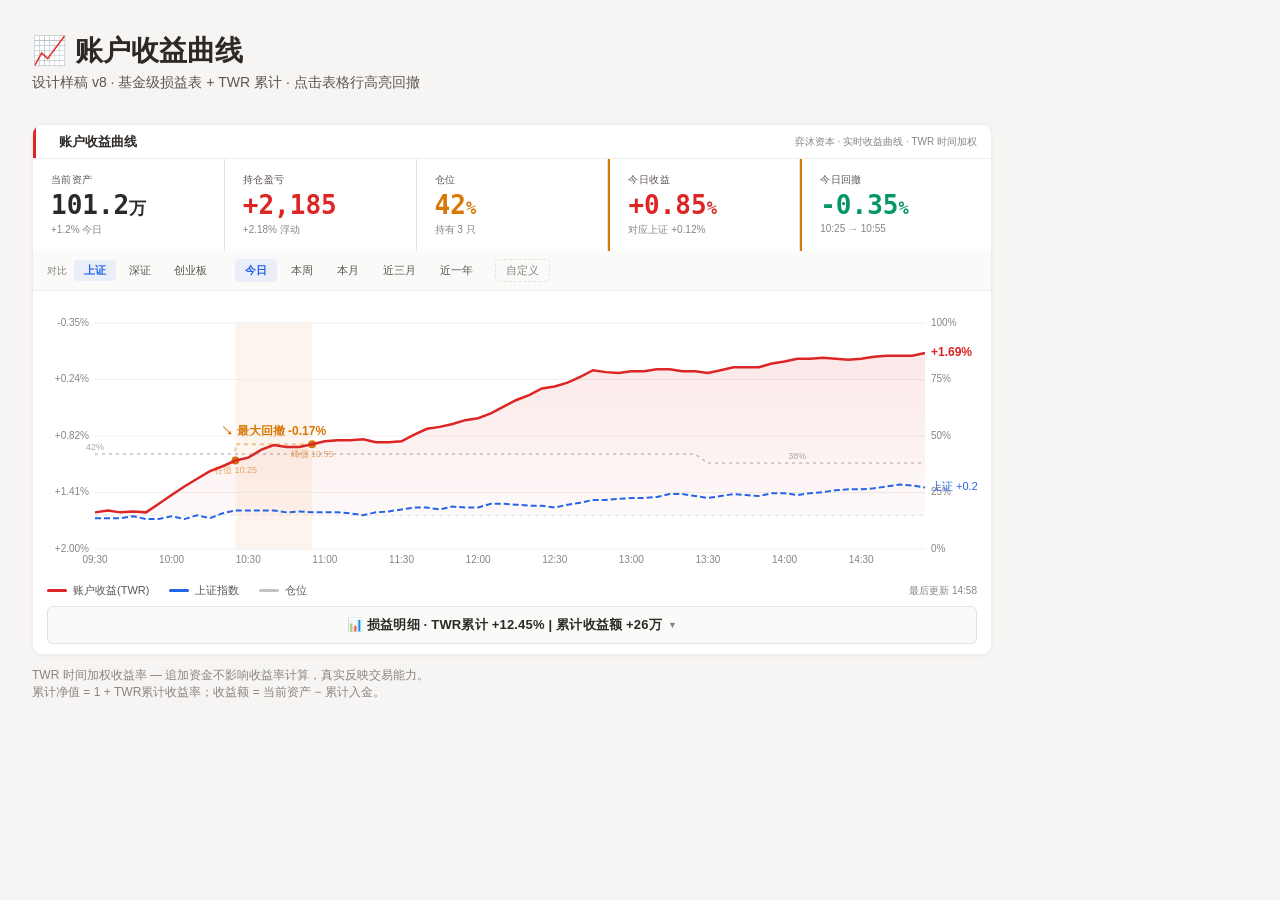
<file: design/pnl-curve-mockup.html>
<!DOCTYPE html>
<html lang="zh-CN">
<head>
<meta charset="UTF-8">
<meta name="viewport" content="width=device-width, initial-scale=1.0">
<title>PnL 曲线组件 · 设计样稿 v8</title>
<style>
*{margin:0;padding:0;box-sizing:border-box}
:root{
  --bg:#F7F5F3; --bg-card:#FFFFFF; --bg2:#FAFAF9; --bg3:#F5F2EE;
  --border:#E5E2DE; --border-light:#F0EEEC;
  --text:#2D2926; --text2:#5C5652; --text3:#8A8480;
  --up:#DC2626; --down:#059669;
  --accent:#D97706; --accent-bg:rgba(217,119,6,.12);
  --info:#2563EB; --info-bg:rgba(37,99,235,.08);
  --font-sans:-apple-system,BlinkMacSystemFont,"Segoe UI","PingFang SC","Microsoft YaHei",sans-serif;
  --font-mono:"JetBrains Mono","SF Mono","Cascadia Code",monospace;
}
body{font-family:var(--font-sans);background:var(--bg);color:var(--text);padding:32px}

/* === Layout === */
.page-title{font-size:28px;font-weight:700;margin-bottom:4px}
.page-sub{font-size:14px;color:var(--text2);margin-bottom:32px}

.widget{background:var(--bg-card);border:1px solid var(--border-light);border-radius:10px;overflow:hidden;max-width:960px;box-shadow:0 1px 3px rgba(45,41,38,.06)}
.widget-header{display:flex;align-items:center;padding:0 14px;height:34px;background:rgba(255,255,255,.92);border-bottom:1px solid var(--border-light);position:relative}
.widget-header::before{content:'';position:absolute;left:0;top:0;bottom:0;width:3px;background:var(--up)}
.widget-title{font-size:13px;font-weight:600;margin-left:12px;flex:1}

/* === KPI: 5 card single row === */
.kpi-row{display:grid;grid-template-columns:repeat(5,1fr);gap:1px;background:var(--border)}
.kpi-card{background:var(--bg-card);padding:14px 18px;min-height:76px}
.kpi-label{font-size:10px;text-transform:uppercase;letter-spacing:.4px;color:var(--text2);margin-bottom:3px;font-weight:500}
.kpi-value{font-size:26px;font-weight:700;font-family:var(--font-mono);line-height:1.2;font-variant-numeric:tabular-nums}
.kpi-sub{font-size:10px;color:var(--text3);margin-top:2px}
.kpi-last{border-left:2px solid var(--accent)}

/* === Controls === */
.controls-row{display:flex;align-items:center;gap:6px;padding:8px 14px;border-bottom:1px solid var(--border-light);background:var(--bg2);flex-wrap:wrap}
.index-selector{display:flex;gap:3px;margin-right:12px}
.index-btn,.time-tab{
  padding:3px 10px;border-radius:4px;font-size:11px;cursor:pointer;
  color:var(--text2);background:transparent;border:none;
  font-family:var(--font-sans);font-weight:500;transition:all .12s
}
.index-btn:hover,.time-tab:hover{background:var(--bg3);color:var(--text)}
.index-btn.active{background:var(--info-bg);color:var(--info);font-weight:600}
.time-tabs{display:flex;gap:4px}
.time-tab.active{background:var(--info-bg);color:var(--info);font-weight:600}
.time-tab.custom{border:1px dashed var(--border);color:var(--text3);margin-left:8px}

/* === Chart === */
.chart-area{padding:8px 14px 4px}
canvas{width:100%;height:280px;display:block;border-radius:6px}

/* === Legend === */
.legend{display:flex;gap:20px;padding:0 14px 8px;align-items:center;flex-wrap:wrap}
.legend-item{display:flex;align-items:center;gap:6px;font-size:11px;color:var(--text2)}

/* === Drawer trigger === */
.drawer-trigger{padding:0 14px 10px}
.drawer-btn{
  width:100%;padding:9px 14px;border-radius:6px;font-size:13px;cursor:pointer;
  background:var(--bg2);border:1px solid var(--border);
  color:var(--text);font-family:var(--font-sans);font-weight:600;transition:all .12s;
  letter-spacing:.2px;display:flex;align-items:center;justify-content:center;gap:6px;
}
.drawer-btn::after{content:'▼';font-size:9px;color:var(--text3);transition:transform .2s}
.drawer-btn.active::after{transform:rotate(180deg)}
.drawer-btn:hover{background:var(--accent-bg);border-color:var(--accent);color:var(--accent)}
.drawer-btn.active{background:var(--accent-bg);border-color:var(--accent);color:var(--accent);font-weight:600}

/* === Drawer: fund-style table === */
.drawer{display:none;margin:0 14px 14px;border-radius:8px;border:1px solid var(--border-light);overflow:hidden}
.drawer.show{display:block}

.drawer-table{width:100%;border-collapse:collapse;font-size:12px}
.drawer-table thead{position:sticky;top:0;z-index:1}
.drawer-table th{
  background:var(--bg2);padding:8px 12px;font-size:10px;text-transform:uppercase;letter-spacing:.5px;
  color:var(--text2);font-weight:600;text-align:left;border-bottom:1px solid var(--border-light);
  white-space:nowrap;
}
.drawer-table td{padding:8px 12px;border-bottom:1px solid var(--border-light);font-variant-numeric:tabular-nums}
.drawer-table tbody tr:hover td{background:var(--bg3)}
.drawer-table tbody tr:last-child td{border-bottom:none}

/* Cumulative row */
.drawer-table tbody tr.cumulative{background:var(--bg2)}
.drawer-table tbody tr.cumulative td{
  font-weight:600;border-top:2px solid var(--border);padding:10px 12px;
}

/* Column widths + alignment */
.col-period{font-weight:600;white-space:nowrap;width:72px}
.col-num{font-family:var(--font-mono);text-align:right;white-space:nowrap;width:100px}
.col-benchmark{font-family:var(--font-mono);text-align:right;white-space:nowrap;width:100px}
.col-excess{font-family:var(--font-mono);text-align:right;white-space:nowrap;width:90px}
.col-dd{font-family:var(--font-mono);text-align:right;white-space:nowrap;width:100px}
.col-nav{font-family:var(--font-mono);text-align:right;white-space:nowrap;width:90px;font-weight:600}

/* th alignment matches td */
.drawer-table th.col-period{text-align:left}
.drawer-table th.col-num{text-align:right}
.drawer-table th.col-benchmark{text-align:right}
.drawer-table th.col-excess{text-align:right}
.drawer-table th.col-dd{text-align:right}
.drawer-table th.col-nav{text-align:right}

/* === Drawer summary strip === */
.drawer-summary{
  display:grid;grid-template-columns:repeat(5,1fr);gap:1px;background:var(--border);
  border-top:1px solid var(--border);
}
.summary-cell{background:var(--bg-card);padding:10px 14px;text-align:center}
.summary-label{font-size:9px;text-transform:uppercase;letter-spacing:.3px;color:var(--text3);margin-bottom:2px}
.summary-value{font-size:14px;font-weight:600;font-family:var(--font-mono)}
</style>
</head>
<body>

<div class="page-title">📈 账户收益曲线</div>
<div class="page-sub">设计样稿 v8 · 基金级损益表 + TWR 累计 · 点击表格行高亮回撤</div>

<div class="widget">
  <div class="widget-header">
    <span class="widget-title">账户收益曲线</span>
    <span style="font-size:10px;color:var(--text3)">弈沐资本 · 实时收益曲线 · TWR 时间加权</span>
  </div>

  <!-- KPI — 5 cards -->
  <div class="kpi-row">
    <div class="kpi-card">
      <div class="kpi-label">当前资产</div>
      <div class="kpi-value" style="color:var(--text)">101.2<span style="font-size:17px">万</span></div>
      <div class="kpi-sub">+1.2% 今日</div>
    </div>
    <div class="kpi-card">
      <div class="kpi-label">持仓盈亏</div>
      <div class="kpi-value" style="color:var(--up)">+2,185</div>
      <div class="kpi-sub">+2.18% 浮动</div>
    </div>
    <div class="kpi-card">
      <div class="kpi-label">仓位</div>
      <div class="kpi-value" style="color:var(--accent)">42<span style="font-size:17px">%</span></div>
      <div class="kpi-sub">持有 3 只</div>
    </div>
    <div class="kpi-card kpi-last">
      <div class="kpi-label" id="kpiPeriod">今日收益</div>
      <div class="kpi-value" id="kpiPnl" style="color:var(--up)">+0.85<span style="font-size:17px">%</span></div>
      <div class="kpi-sub" id="kpiExcess">对应上证 +0.12%</div>
    </div>
    <div class="kpi-card kpi-last">
      <div class="kpi-label" id="kpiDDLabel">今日回撤</div>
      <div class="kpi-value" id="kpiDDVal" style="color:var(--down)">-0.35<span style="font-size:17px">%</span></div>
      <div class="kpi-sub" id="kpiDDRange">10:25 → 10:55</div>
    </div>
  </div>

  <!-- Controls -->
  <div class="controls-row">
    <span style="font-size:10px;color:var(--text3);letter-spacing:.3px;text-transform:uppercase">对比</span>
    <div class="index-selector">
      <button class="index-btn active">上证</button>
      <button class="index-btn">深证</button>
      <button class="index-btn">创业板</button>
    </div>
    <div class="time-tabs">
      <button class="time-tab active" data-period="today">今日</button>
      <button class="time-tab" data-period="week">本周</button>
      <button class="time-tab" data-period="month">本月</button>
      <button class="time-tab" data-period="quarter">近三月</button>
      <button class="time-tab" data-period="year">近一年</button>
      <button class="time-tab custom">自定义</button>
    </div>
  </div>

  <!-- Chart -->
  <div class="chart-area">
    <canvas id="pnlChart"></canvas>
  </div>

  <!-- Legend -->
  <div class="legend">
    <div class="legend-item"><div style="width:20px;height:3px;border-radius:2px;background:var(--up);flex-shrink:0"></div><span>账户收益(TWR)</span></div>
    <div class="legend-item"><div style="width:20px;height:3px;border-radius:2px;background:var(--info);flex-shrink:0"></div><span id="indexLabel">上证指数</span></div>
    <div class="legend-item"><div style="width:20px;height:3px;border-radius:2px;background:var(--text3);opacity:.5;flex-shrink:0"></div><span>仓位</span></div>
    <div class="legend-item" style="margin-left:auto;font-size:10px;color:var(--text3)">最后更新 14:58</div>
  </div>

  <!-- Drawer trigger -->
  <div class="drawer-trigger">
    <button class="drawer-btn" id="drawerBtn">📊 损益明细 · TWR累计 +12.45% | 累计收益额 +26万</button>
  </div>

  <!-- Drawer table -->
  <div class="drawer" id="drawer">
    <div style="overflow-x:auto">
    <table class="drawer-table">
      <thead>
        <tr>
          <th class="col-period">周期</th>
          <th class="col-num">账户收益</th>
          <th class="col-benchmark">上证收益</th>
          <th class="col-excess">超额α</th>
          <th class="col-dd">最大回撤</th>
          <th class="col-nav">累计净值</th>
        </tr>
      </thead>
      <tbody>
        <tr>
          <td class="col-period">今日</td>
          <td class="col-num" style="color:var(--up)">+0.85%</td>
          <td class="col-benchmark" style="color:var(--up)">+0.12%</td>
          <td class="col-excess" style="color:var(--up)">+0.73%</td>
          <td class="col-dd" style="color:var(--down)">-0.35%</td>
          <td class="col-nav">—</td>
        </tr>
        <tr>
          <td class="col-period">本周</td>
          <td class="col-num" style="color:var(--up)">+1.20%</td>
          <td class="col-benchmark" style="color:var(--down)">-0.35%</td>
          <td class="col-excess" style="color:var(--up)">+1.55%</td>
          <td class="col-dd" style="color:var(--down)">-0.82%</td>
          <td class="col-nav">—</td>
        </tr>
        <tr>
          <td class="col-period">本月</td>
          <td class="col-num" style="color:var(--up)">+3.21%</td>
          <td class="col-benchmark" style="color:var(--up)">+1.88%</td>
          <td class="col-excess" style="color:var(--up)">+1.33%</td>
          <td class="col-dd" style="color:var(--down)">-1.63%</td>
          <td class="col-nav">—</td>
        </tr>
        <tr>
          <td class="col-period">近三月</td>
          <td class="col-num" style="color:var(--up)">+4.52%</td>
          <td class="col-benchmark" style="color:var(--up)">+2.34%</td>
          <td class="col-excess" style="color:var(--up)">+2.18%</td>
          <td class="col-dd" style="color:var(--down)">-3.12%</td>
          <td class="col-nav">—</td>
        </tr>
        <tr>
          <td class="col-period">近一年</td>
          <td class="col-num" style="color:var(--up)">+8.12%</td>
          <td class="col-benchmark" style="color:var(--up)">+4.67%</td>
          <td class="col-excess" style="color:var(--up)">+3.45%</td>
          <td class="col-dd" style="color:var(--down)">-5.21%</td>
          <td class="col-nav">1.0812</td>
        </tr>
        <!-- Cumulative row -->
        <tr class="cumulative">
          <td class="col-period" style="font-size:13px">累计</td>
          <td class="col-num" style="color:var(--up);font-size:14px">+12.45%</td>
          <td class="col-benchmark" style="color:var(--up);font-size:14px">+5.88%</td>
          <td class="col-excess" style="color:var(--up);font-size:14px">+6.57%</td>
          <td class="col-dd" style="color:var(--down);font-size:14px">-5.21%</td>
          <td class="col-nav" style="font-size:14px">1.1245</td>
        </tr>
      </tbody>
    </table>
    </div>
    <!-- Summary strip -->
    <div class="drawer-summary">
      <div class="summary-cell"><div class="summary-label">初始净值</div><div class="summary-value">1.0000</div></div>
      <div class="summary-cell"><div class="summary-label">当前净值</div><div class="summary-value" style="color:var(--up)">1.1245</div></div>
      <div class="summary-cell"><div class="summary-label">累计入金</div><div class="summary-value">200 万</div></div>
      <div class="summary-cell"><div class="summary-label">当前资产</div><div class="summary-value" style="color:var(--up)">226 万</div></div>
      <div class="summary-cell"><div class="summary-label">累计收益额</div><div class="summary-value" style="color:var(--up)">+26 万</div></div>
    </div>
  </div>

</div>

<p style="margin-top:12px;font-size:12px;color:var(--text3)">
TWR 时间加权收益率 — 追加资金不影响收益率计算，真实反映交易能力。<br>
累计净值 = 1 + TWR累计收益率；收益额 = 当前资产 − 累计入金。
</p>

<script>
(function(){
  var canvas=document.getElementById('pnlChart');
  var rect=canvas.getBoundingClientRect();
  var W=rect.width,H=rect.height,DPR=window.devicePixelRatio||1;
  canvas.width=W*DPR;canvas.height=H*DPR;
  var ctx=canvas.getContext('2d');ctx.scale(DPR,DPR);

  var n=66,labels=[];
  for(var i=0;i<n;i++){var m=9*60+30+i*5;labels.push(String(Math.floor(m/60)).padStart(2,'0')+':'+String(m%60).padStart(2,'0'));}

  var pnlData=[],shData=[],posData=[];
  var v=0,sv=0;
  for(var i=0;i<n;i++){
    if(i<5){v+=(Math.random()-0.3)*0.08;sv+=(Math.random()-0.5)*0.06;}
    else if(i<15){v+=(Math.random()-0.2)*0.1+0.04;sv+=(Math.random()-0.4)*0.08;}
    else if(i<25){v+=(Math.random()-0.3)*0.08-0.02;sv+=(Math.random()-0.4)*0.07;}
    else if(i<40){v+=(Math.random()-0.2)*0.06+0.03;sv+=(Math.random()-0.4)*0.07;}
    else{v+=(Math.random()-0.3)*0.05;sv+=(Math.random()-0.5)*0.05;}
    pnlData.push(Math.round(v*100)/100);shData.push(Math.round(sv*100)/100);posData.push(i<48?42:38);
  }

  // 回撤范围定义：各周期在66个数据点中的起止索引
  var ddRanges={today:{startIdx:11,endIdx:17},week:{startIdx:4,endIdx:20},month:{startIdx:0,endIdx:28},quarter:{startIdx:0,endIdx:32},year:{startIdx:0,endIdx:55}};
  function calcDD(range){
    var si=range.startIdx,ei=range.endIdx,peak={idx:si,val:pnlData[si]},trough={idx:si,val:pnlData[si]};
    for(var i=si;i<=ei;i++){if(pnlData[i]>peak.val){peak.idx=i;peak.val=pnlData[i];}if(i>peak.idx&&pnlData[i]<trough.val){trough.idx=i;trough.val=pnlData[i];}}
    return{peak,trough,dd:Math.round((trough.val-peak.val)*100)/100};
  }
  // 当前选中周期（自动回撤高亮用）
  var currentPeriod='today';

  var periodData={today:{kpiLabel:'今日收益',pnl:'+0.85%',excess:'对应上证 +0.12%',dd:'-0.35%',ddRange:'10:25 → 10:55'},
    week:{kpiLabel:'本周收益',pnl:'+1.20%',excess:'对应上证 -0.35%',dd:'-0.82%',ddRange:'5/13 10:15 → 11:00'},
    month:{kpiLabel:'本月收益',pnl:'+3.21%',excess:'对应上证 +1.88%',dd:'-1.63%',ddRange:'5/8 09:35 → 5/12 10:30'},
    quarter:{kpiLabel:'近三月收益',pnl:'+4.52%',excess:'对应上证 +2.34%',dd:'-3.12%',ddRange:'3/10 → 3/18'},
    year:{kpiLabel:'近一年收益',pnl:'+8.12%',excess:'对应上证 +4.67%',dd:'-5.21%',ddRange:'2/5 → 3/18'}};


  document.querySelectorAll('.time-tab:not(.custom)').forEach(function(tab){
    tab.addEventListener('click',function(){
      document.querySelectorAll('.time-tab').forEach(function(t){t.classList.remove('active')});
      this.classList.add('active');
      var p=this.dataset.period,d=periodData[p];
      if(!d)return;
      currentPeriod=p;
      document.getElementById('kpiPeriod').textContent=d.kpiLabel;
      document.getElementById('kpiPnl').textContent=d.pnl;
      document.getElementById('kpiExcess').textContent=d.excess;
      document.getElementById('kpiDDLabel').textContent=(p==='today'?'今日':p==='week'?'本周':p==='month'?'本月':p==='quarter'?'近三月':'近一年')+'回撤';
      document.getElementById('kpiDDVal').textContent=d.dd;
      document.getElementById('kpiDDRange').textContent=d.ddRange;
      draw();
    });
  });

  document.getElementById('drawerBtn').addEventListener('click',function(){
    var open=document.getElementById('drawer').classList.toggle('show');
    this.classList.toggle('active',open);
    this.textContent=open?'📊 收起损益明细':'📊 损益明细 · TWR累计 +12.45% | 累计收益额 +26万';
  });

  document.querySelectorAll('.index-btn').forEach(function(btn){
    btn.addEventListener('click',function(){
      document.querySelectorAll('.index-btn').forEach(function(b){b.classList.remove('active')});
      this.classList.add('active');
      document.getElementById('indexLabel').textContent=this.textContent+'指数';
    });
  });

  function draw(){
    var w=W,h=H,PAD={t:24,r:52,b:30,l:48},cw=w-PAD.l-PAD.r,ch=h-PAD.t-PAD.b;
    ctx.clearRect(0,0,w,h);ctx.fillStyle='#FFFFFF';ctx.fillRect(0,0,w,h);
    var allVals=pnlData.concat(shData),minY=Math.min.apply(null,allVals),maxY=Math.max.apply(null,allVals);
    var padY=Math.max(Math.abs(maxY-minY)*0.18,0.3);minY-=padY;maxY+=padY;if(minY>-0.1)minY=-0.2;
    function yVal(v){return PAD.t+ch-((v-minY)/(maxY-minY))*ch}
    function xVal(i){return PAD.l+(i/(n-1))*cw}

    // 自动：当前周期最大回撤高亮
    if(currentPeriod&&ddRanges[currentPeriod]){
      var r=ddRanges[currentPeriod],ddInfo=calcDD(r);
      ctx.fillStyle='rgba(217,119,6,0.07)';
      ctx.fillRect(xVal(r.startIdx),PAD.t,xVal(r.endIdx)-xVal(r.startIdx),ch);
      ctx.beginPath();ctx.moveTo(xVal(ddInfo.peak.idx),yVal(ddInfo.peak.val));
      for(var i=ddInfo.peak.idx;i<=ddInfo.trough.idx;i++)ctx.lineTo(xVal(i),yVal(pnlData[i]));
      ctx.strokeStyle='#D97706';ctx.lineWidth=4;ctx.stroke();
      [ddInfo.peak,ddInfo.trough].forEach(function(pt){
        ctx.beginPath();ctx.arc(xVal(pt.idx),yVal(pt.val),5,0,Math.PI*2);
        ctx.fillStyle='#D97706';ctx.fill();ctx.strokeStyle='#FFFFFF';ctx.lineWidth=2;ctx.stroke();
      });
      ctx.strokeStyle='rgba(217,119,6,0.4)';ctx.setLineDash([4,4]);
      ctx.beginPath();ctx.moveTo(xVal(ddInfo.peak.idx),yVal(ddInfo.peak.val));
      ctx.lineTo(xVal(ddInfo.trough.idx),yVal(ddInfo.peak.val));
      ctx.lineTo(xVal(ddInfo.trough.idx),yVal(ddInfo.trough.val));
      ctx.stroke();ctx.setLineDash([]);
      var midX=(xVal(ddInfo.peak.idx)+xVal(ddInfo.trough.idx))/2;
      ctx.fillStyle='#D97706';ctx.font='bold 12px -apple-system,sans-serif';ctx.textAlign='center';ctx.textBaseline='bottom';
      ctx.fillText('↘ 最大回撤 '+ddInfo.dd.toFixed(2)+'%',midX,Math.min(yVal(ddInfo.peak.val),yVal(ddInfo.trough.val))-6);
      ctx.fillStyle='rgba(217,119,6,0.6)';ctx.font='9px -apple-system,sans-serif';ctx.textAlign='center';ctx.textBaseline='top';
      ctx.fillText('峰值 '+labels[ddInfo.peak.idx],xVal(ddInfo.peak.idx),yVal(ddInfo.peak.val)+6);
      ctx.fillText('谷值 '+labels[ddInfo.trough.idx],xVal(ddInfo.trough.idx),yVal(ddInfo.trough.val)+6);
    }

    ctx.strokeStyle='#F0EEEC';ctx.lineWidth=1;
    for(var g=0;g<=4;g++){ctx.beginPath();ctx.moveTo(PAD.l,PAD.t+(g/4)*ch);ctx.lineTo(PAD.l+cw,PAD.t+(g/4)*ch);ctx.stroke()}
    var zeroY=yVal(0);ctx.strokeStyle='#E5E2DE';ctx.setLineDash([4,4]);ctx.beginPath();ctx.moveTo(PAD.l,zeroY);ctx.lineTo(PAD.l+cw,zeroY);ctx.stroke();ctx.setLineDash([]);
    ctx.fillStyle='#8A8480';ctx.font='10px -apple-system,sans-serif';ctx.textAlign='right';ctx.textBaseline='middle';
    for(var g=0;g<=4;g++){var val=minY+(g/4)*(maxY-minY);ctx.fillText((val>=0?'+':'')+val.toFixed(2)+'%',PAD.l-6,PAD.t+(g/4)*ch)}
    ctx.textAlign='left';for(var g=0;g<=4;g++){ctx.fillText((100-(g/4)*100).toFixed(0)+'%',PAD.l+cw+6,PAD.t+(g/4)*ch)}
    ctx.fillStyle='#8A8480';ctx.font='10px -apple-system,sans-serif';ctx.textAlign='center';ctx.textBaseline='top';for(var xi=0;xi<n;xi+=6){ctx.fillText(labels[xi],xVal(xi),PAD.t+ch+6)}
    ctx.beginPath();ctx.moveTo(xVal(0),zeroY);for(var i=0;i<n;i++)ctx.lineTo(xVal(i),yVal(pnlData[i]));ctx.lineTo(xVal(n-1),zeroY);ctx.closePath();
    var grad=ctx.createLinearGradient(0,PAD.t,0,PAD.t+ch);grad.addColorStop(0,'rgba(220,38,38,0.12)');grad.addColorStop(1,'rgba(220,38,38,0.01)');ctx.fillStyle=grad;ctx.fill();
    ctx.beginPath();for(var i=0;i<n;i++){if(i===0)ctx.moveTo(xVal(i),yVal(pnlData[i]));else ctx.lineTo(xVal(i),yVal(pnlData[i]))}ctx.strokeStyle='#DC2626';ctx.lineWidth=2.5;ctx.stroke();
    ctx.beginPath();for(var i=0;i<n;i++){if(i===0)ctx.moveTo(xVal(i),yVal(shData[i]));else ctx.lineTo(xVal(i),yVal(shData[i]))}ctx.strokeStyle='#2563EB';ctx.lineWidth=2;ctx.setLineDash([6,3]);ctx.stroke();ctx.setLineDash([]);
    ctx.beginPath();for(var i=0;i<n;i++){if(i===0)ctx.moveTo(xVal(i),PAD.t+ch-(posData[i]/100)*ch);else ctx.lineTo(xVal(i),PAD.t+ch-(posData[i]/100)*ch)}ctx.strokeStyle='rgba(138,132,128,0.5)';ctx.lineWidth=1.5;ctx.setLineDash([3,4]);ctx.stroke();ctx.setLineDash([]);
    ctx.fillStyle='rgba(138,132,128,0.7)';ctx.font='9px -apple-system,sans-serif';ctx.textAlign='center';ctx.textBaseline='bottom';ctx.fillText('42%',xVal(0),PAD.t+ch-(42/100)*ch-2);ctx.fillText('38%',xVal(55),PAD.t+ch-(38/100)*ch-2);
    ctx.font='bold 12px -apple-system,sans-serif';ctx.textAlign='left';ctx.textBaseline='middle';ctx.fillStyle='#DC2626';ctx.fillText((pnlData[n-1]>=0?'+':'')+pnlData[n-1].toFixed(2)+'%',xVal(n-1)+6,yVal(pnlData[n-1]));ctx.fillStyle='#2563EB';ctx.font='11px -apple-system,sans-serif';ctx.fillText('上证 '+(shData[n-1]>=0?'+':'')+shData[n-1].toFixed(2)+'%',xVal(n-1)+6,yVal(shData[n-1]));
  }
  draw();
})();
</script>

</body>
</html>
</file>
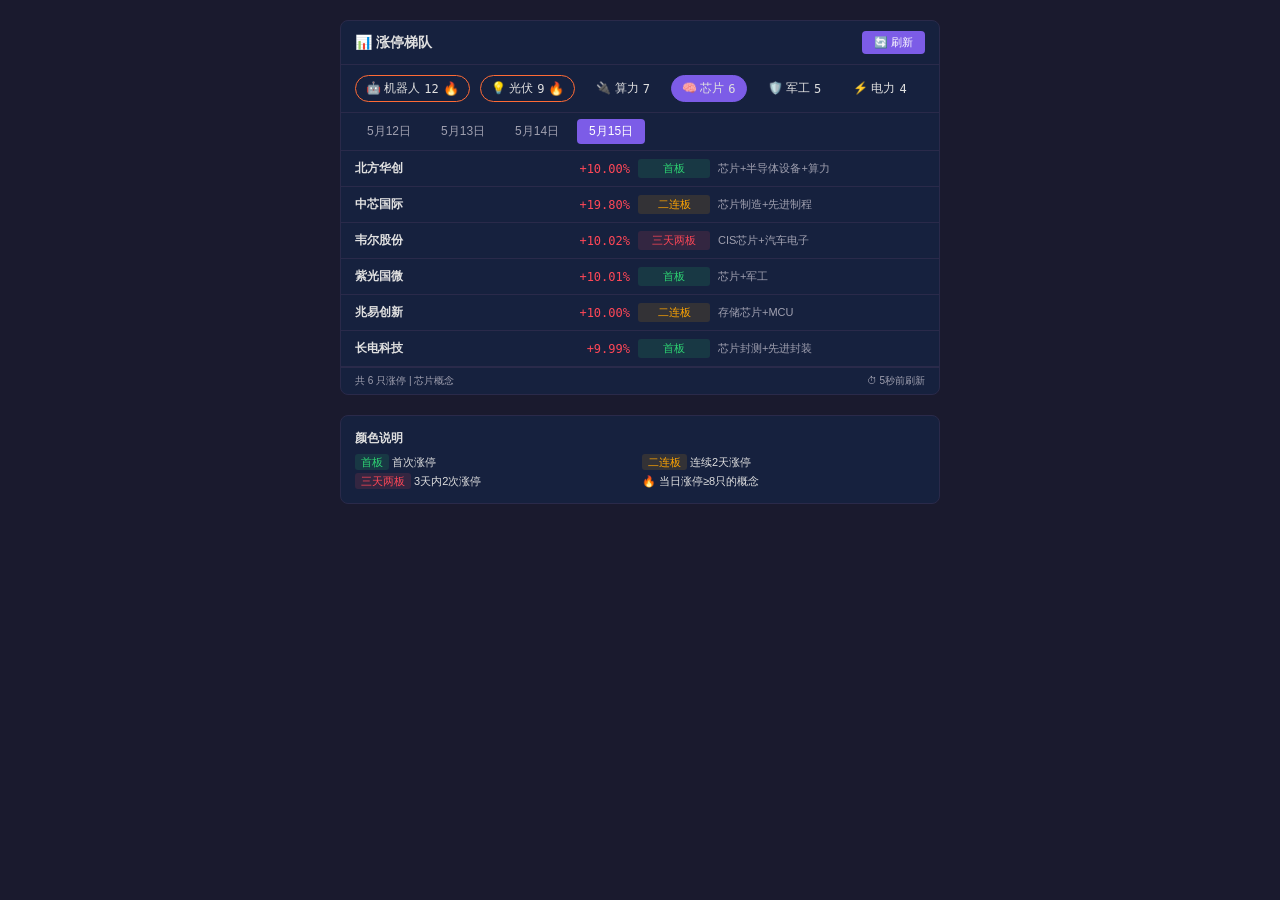
<file: design/zt-echelon-mockup.html>
<!DOCTYPE html>
<html lang="zh-CN">
<head>
<meta charset="UTF-8">
<meta name="viewport" content="width=device-width, initial-scale=1.0">
<title>涨停梯队 Mockup</title>
<style>
  :root {
    --bg: #1a1a2e;
    --card: #16213e;
    --text: #e0e0e0;
    --text-secondary: #a0a0b0;
    --up: #ff4757;
    --down: #2ed573;
    --fire: #ff6b35;
    --accent: #7c5ce7;
    --border: #2a2a4a;
  }
  * { margin:0; padding:0; box-sizing:border-box; }
  body { background:var(--bg); color:var(--text); font-family: -apple-system, "PingFang SC", sans-serif; padding:20px; }
  .widget { max-width:600px; margin:0 auto; background:var(--card); border-radius:8px; border:1px solid var(--border); overflow:hidden; }
  .header { padding:10px 14px; border-bottom:1px solid var(--border); display:flex; justify-content:space-between; align-items:center; }
  .header h2 { font-size:14px; }
  .refresh-btn { background:var(--accent); color:#fff; border:none; padding:4px 12px; border-radius:4px; cursor:pointer; font-size:11px; }

  /* Row 1: Concepts */
  .concept-row { padding:10px 14px; display:flex; gap:10px; overflow-x:auto; border-bottom:1px solid var(--border); }
  .concept-tag { display:flex; align-items:center; gap:4px; padding:4px 10px; border-radius:14px; font-size:12px; white-space:nowrap; cursor:pointer; border:1px solid transparent; }
  .concept-tag .count { font-family:monospace; }
  .concept-tag.fire { border-color:var(--fire); }
  .concept-tag.fire .fire-emoji { font-size:13px; }
  .concept-tag.active { background:var(--accent); border-color:var(--accent); }

  /* Row 2: Date tabs */
  .date-row { padding:6px 14px; display:flex; gap:6px; border-bottom:1px solid var(--border); }
  .date-tab { padding:4px 12px; border-radius:4px; font-size:12px; cursor:pointer; color:var(--text-secondary); }
  .date-tab.active { background:var(--accent); color:#fff; }

  /* Body: Stock list */
  .stock-list { }
  .stock-row { display:grid; grid-template-columns:1fr 60px 72px 1fr; gap:8px; padding:8px 14px; border-bottom:1px solid var(--border); font-size:12px; align-items:center; }
  .stock-row:hover { background:rgba(255,255,255,0.03); }
  .stock-name { font-weight:600; }
  .stock-chg { text-align:right; font-family:monospace; color:var(--up); }
  .stock-nature { text-align:center; font-size:11px; padding:2px 6px; border-radius:3px; }
  .nature-1 { background:#2ed57320; color:#2ed573; }   /* 首板 */
  .nature-2 { background:#ffa50220; color:#ffa502; }   /* 二连板 */
  .nature-3 { background:#ff475720; color:#ff4757; }   /* 三天两板 */
  .stock-reason { color:var(--text-secondary); font-size:11px; overflow:hidden; text-overflow:ellipsis; white-space:nowrap; }

  /* Status bar */
  .status-bar { padding:6px 14px; display:flex; justify-content:space-between; font-size:10px; color:var(--text-secondary); border-top:1px solid var(--border); }

  /* Color key */
  .key { margin-top:20px; max-width:600px; margin-left:auto; margin-right:auto; padding:14px; background:var(--card); border-radius:8px; border:1px solid var(--border); }
  .key h3 { font-size:12px; margin-bottom:8px; }
  .key-grid { display:grid; grid-template-columns:1fr 1fr; gap:4px; font-size:11px; }
</style>
</head>
<body>

<div class="widget">
  <div class="header">
    <h2>📊 涨停梯队</h2>
    <button class="refresh-btn" onclick="alert('手动刷新触发')">🔄 刷新</button>
  </div>

  <!-- Row 1: 概念热度 -->
  <div class="concept-row">
    <span class="concept-tag fire"><span>🤖 机器人</span><span class="count">12</span><span class="fire-emoji">🔥</span></span>
    <span class="concept-tag fire"><span>💡 光伏</span><span class="count">9</span><span class="fire-emoji">🔥</span></span>
    <span class="concept-tag"><span>🔌 算力</span><span class="count">7</span></span>
    <span class="concept-tag active"><span>🧠 芯片</span><span class="count">6</span></span>
    <span class="concept-tag"><span>🛡️ 军工</span><span class="count">5</span></span>
    <span class="concept-tag"><span>⚡ 电力</span><span class="count">4</span></span>
    <span class="concept-tag"><span>💊 医药</span><span class="count">3</span></span>
  </div>

  <!-- Row 2: 日期Tab -->
  <div class="date-row">
    <span class="date-tab">5月12日</span>
    <span class="date-tab">5月13日</span>
    <span class="date-tab">5月14日</span>
    <span class="date-tab active">5月15日</span>
  </div>

  <!-- Body: 涨停列表 (筛选：芯片) -->
  <div class="stock-list">
    <div class="stock-row">
      <span class="stock-name">北方华创</span>
      <span class="stock-chg">+10.00%</span>
      <span class="stock-nature nature-1">首板</span>
      <span class="stock-reason">芯片+半导体设备+算力</span>
    </div>
    <div class="stock-row">
      <span class="stock-name">中芯国际</span>
      <span class="stock-chg">+19.80%</span>
      <span class="stock-nature nature-2">二连板</span>
      <span class="stock-reason">芯片制造+先进制程</span>
    </div>
    <div class="stock-row">
      <span class="stock-name">韦尔股份</span>
      <span class="stock-chg">+10.02%</span>
      <span class="stock-nature nature-3">三天两板</span>
      <span class="stock-reason">CIS芯片+汽车电子</span>
    </div>
    <div class="stock-row">
      <span class="stock-name">紫光国微</span>
      <span class="stock-chg">+10.01%</span>
      <span class="stock-nature nature-1">首板</span>
      <span class="stock-reason">芯片+军工</span>
    </div>
    <div class="stock-row">
      <span class="stock-name">兆易创新</span>
      <span class="stock-chg">+10.00%</span>
      <span class="stock-nature nature-2">二连板</span>
      <span class="stock-reason">存储芯片+MCU</span>
    </div>
    <div class="stock-row">
      <span class="stock-name">长电科技</span>
      <span class="stock-chg">+9.99%</span>
      <span class="stock-nature nature-1">首板</span>
      <span class="stock-reason">芯片封测+先进封装</span>
    </div>
  </div>

  <div class="status-bar">
    <span>共 6 只涨停 | 芯片概念</span>
    <span>⏱ 5秒前刷新</span>
  </div>
</div>

<div class="key">
  <h3>颜色说明</h3>
  <div class="key-grid">
    <div><span class="stock-nature nature-1">首板</span> 首次涨停</div>
    <div><span class="stock-nature nature-2">二连板</span> 连续2天涨停</div>
    <div><span class="stock-nature nature-3">三天两板</span> 3天内2次涨停</div>
    <div>🔥 当日涨停≥8只的概念</div>
  </div>
</div>

</body>
</html>
</file>
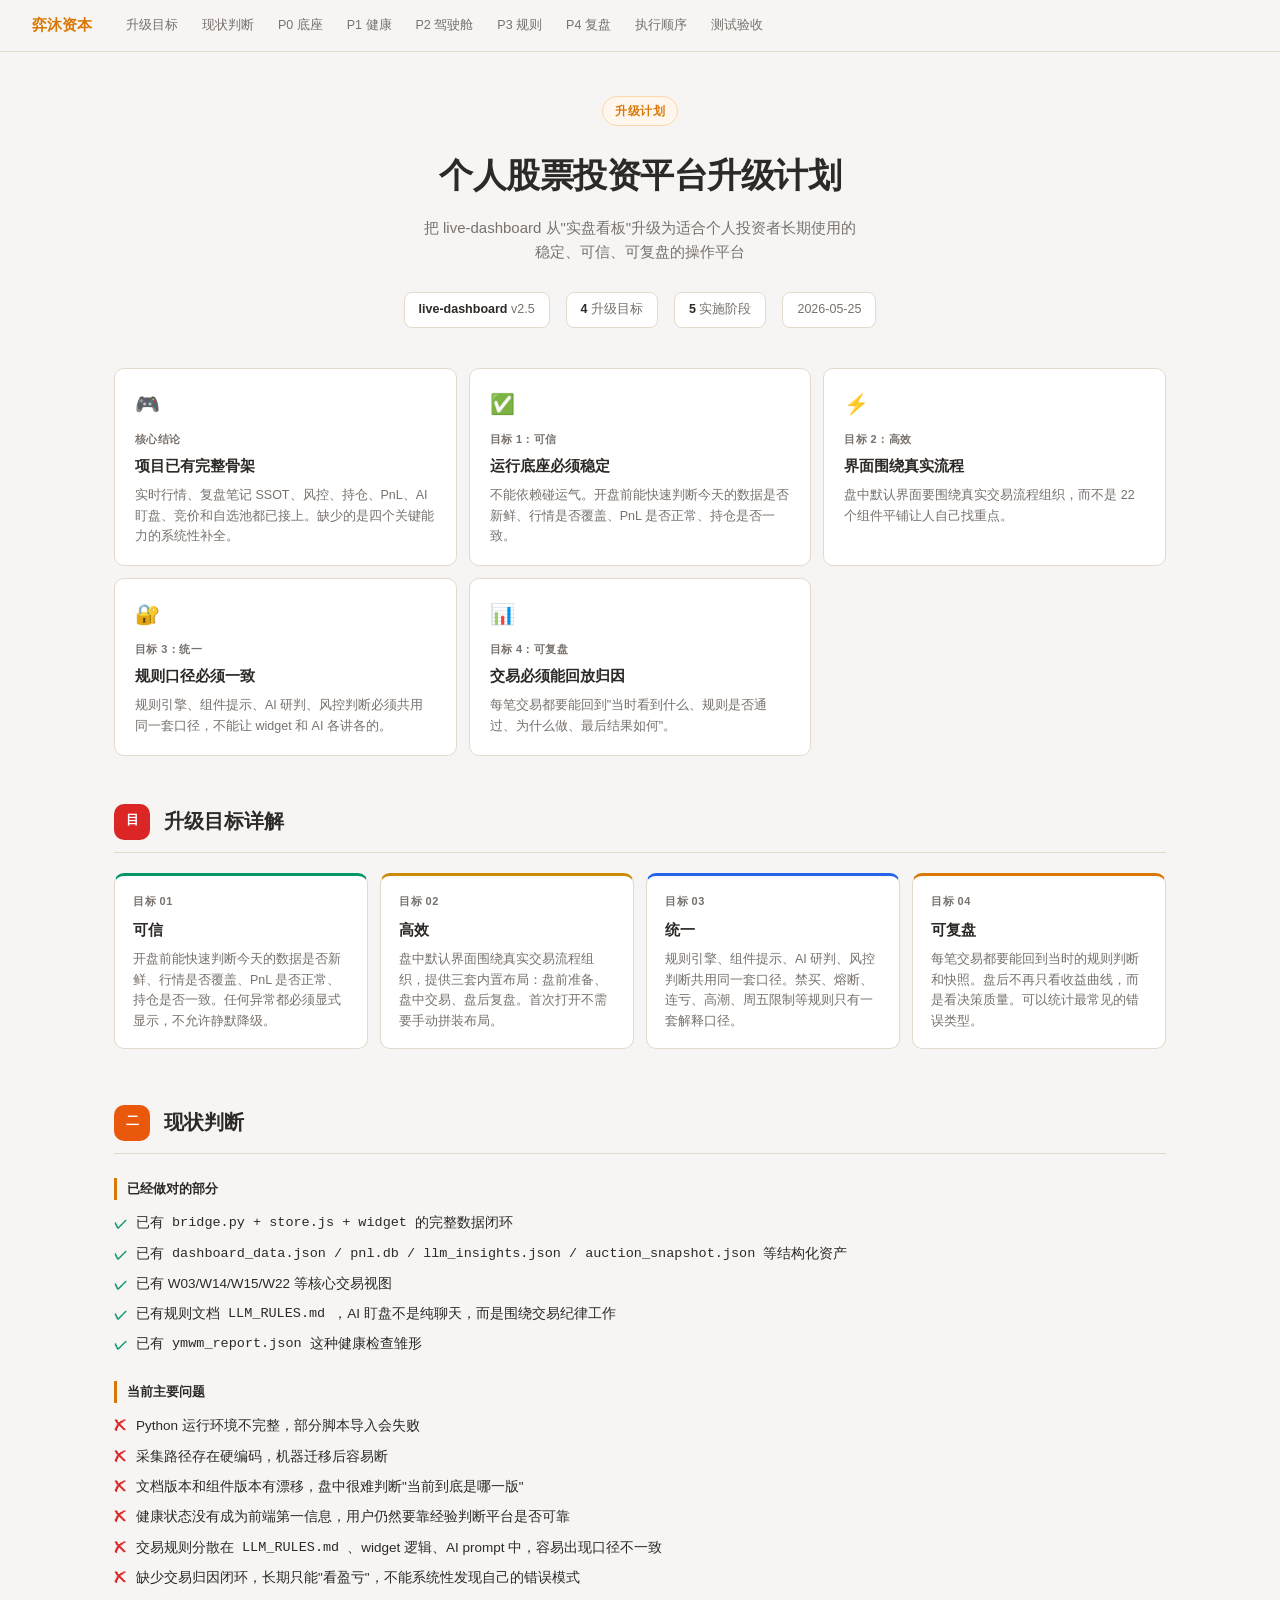
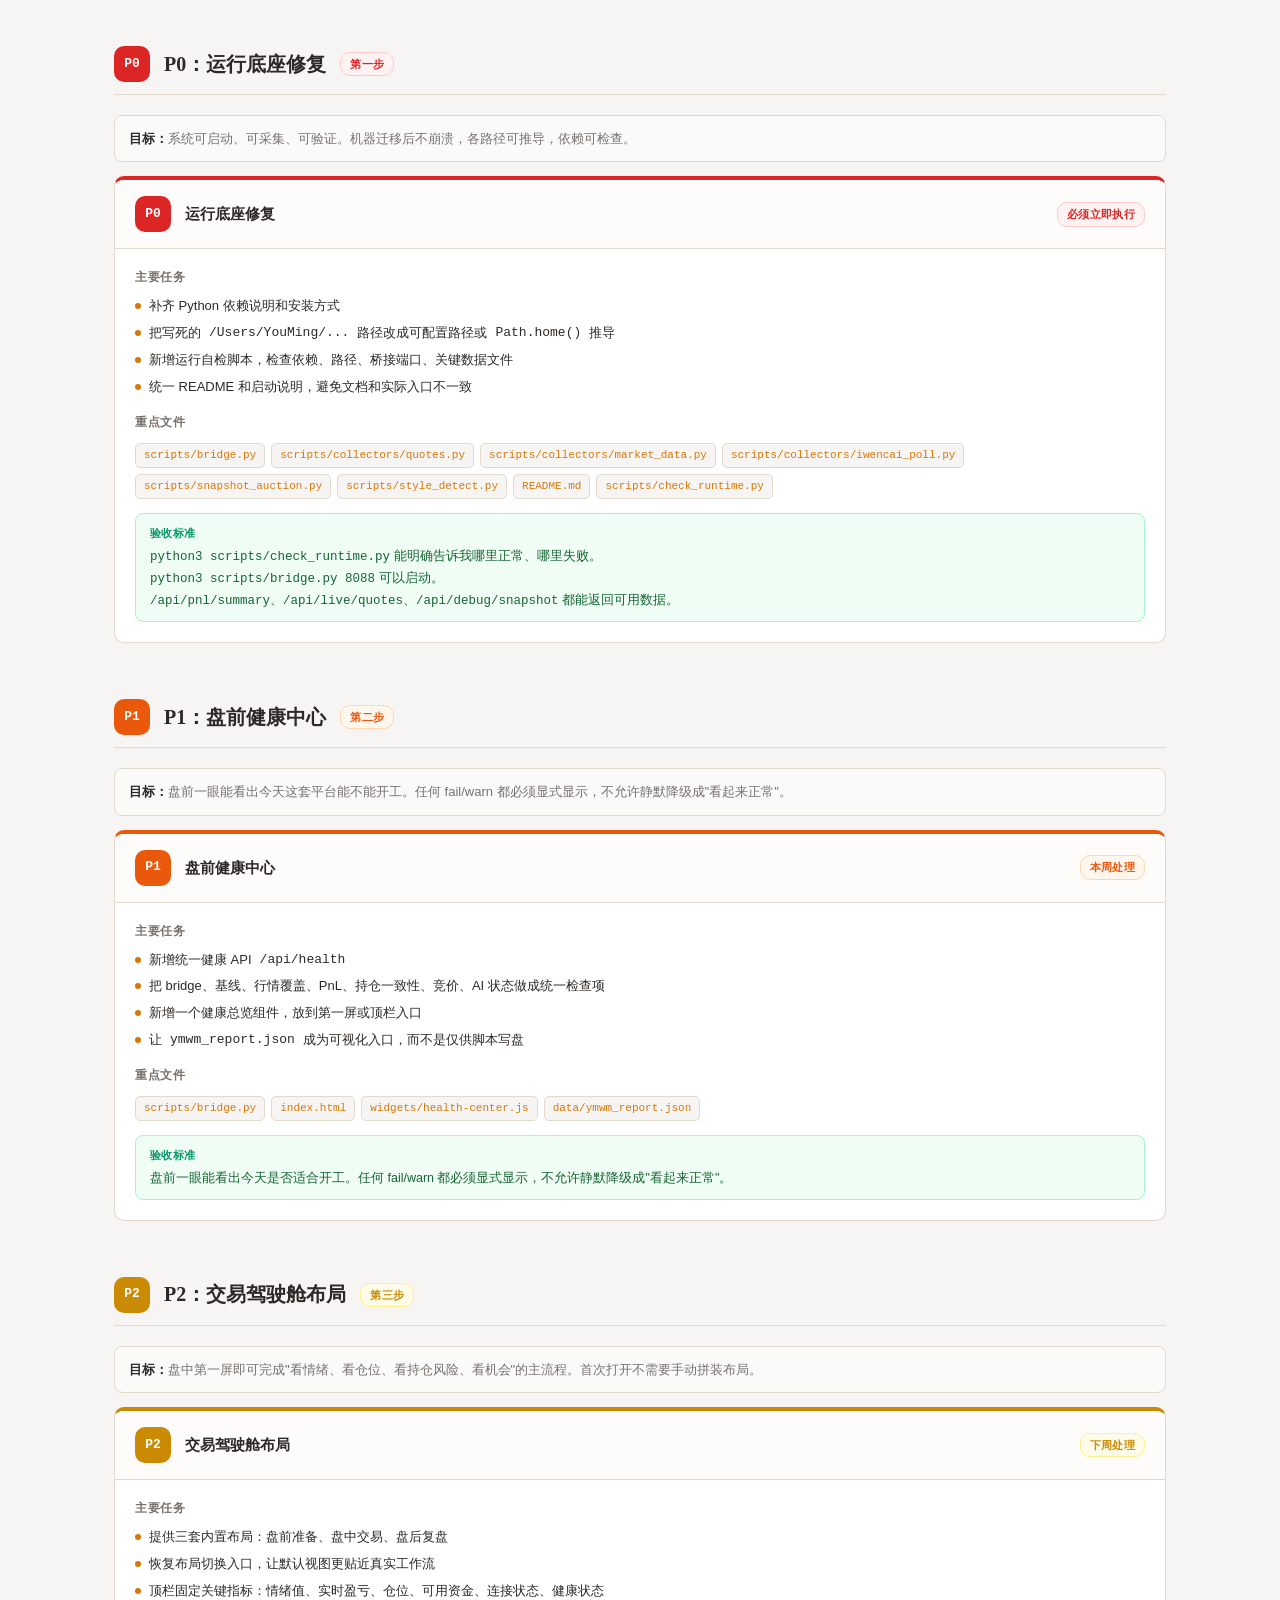
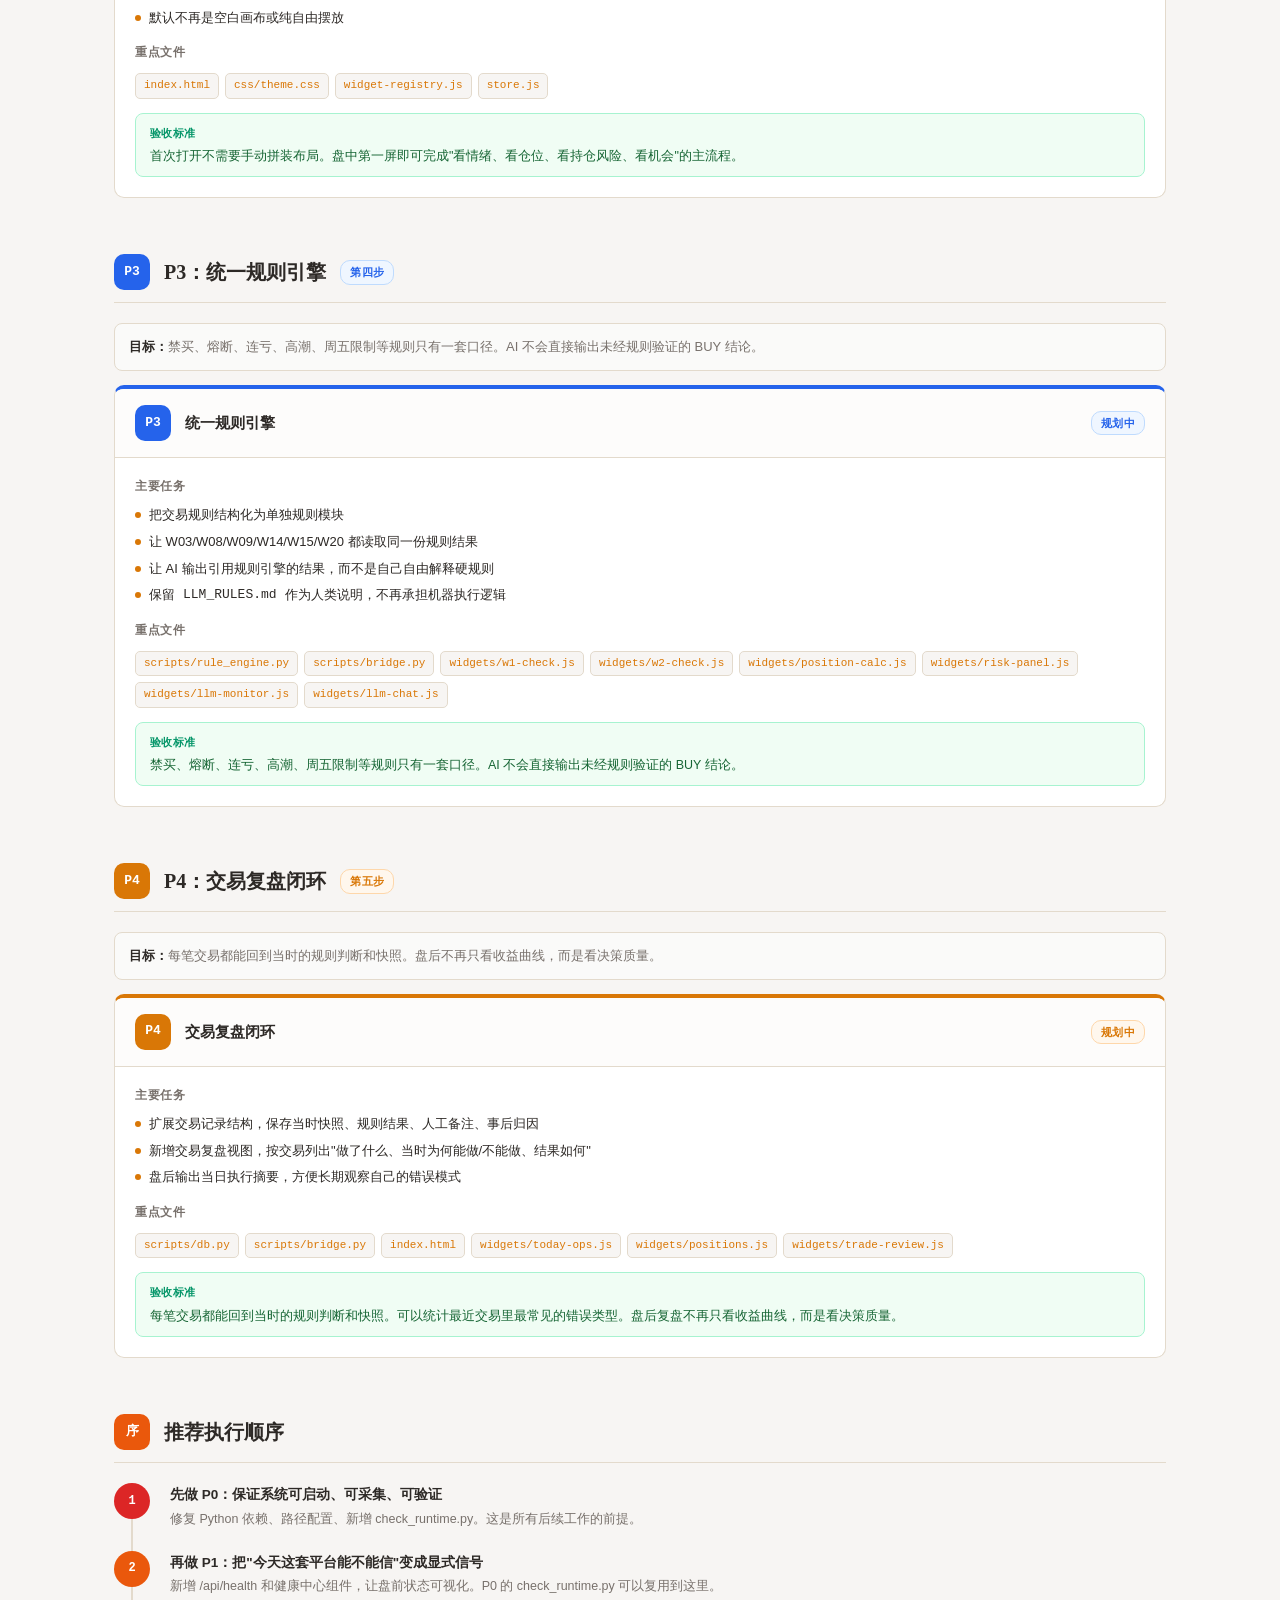
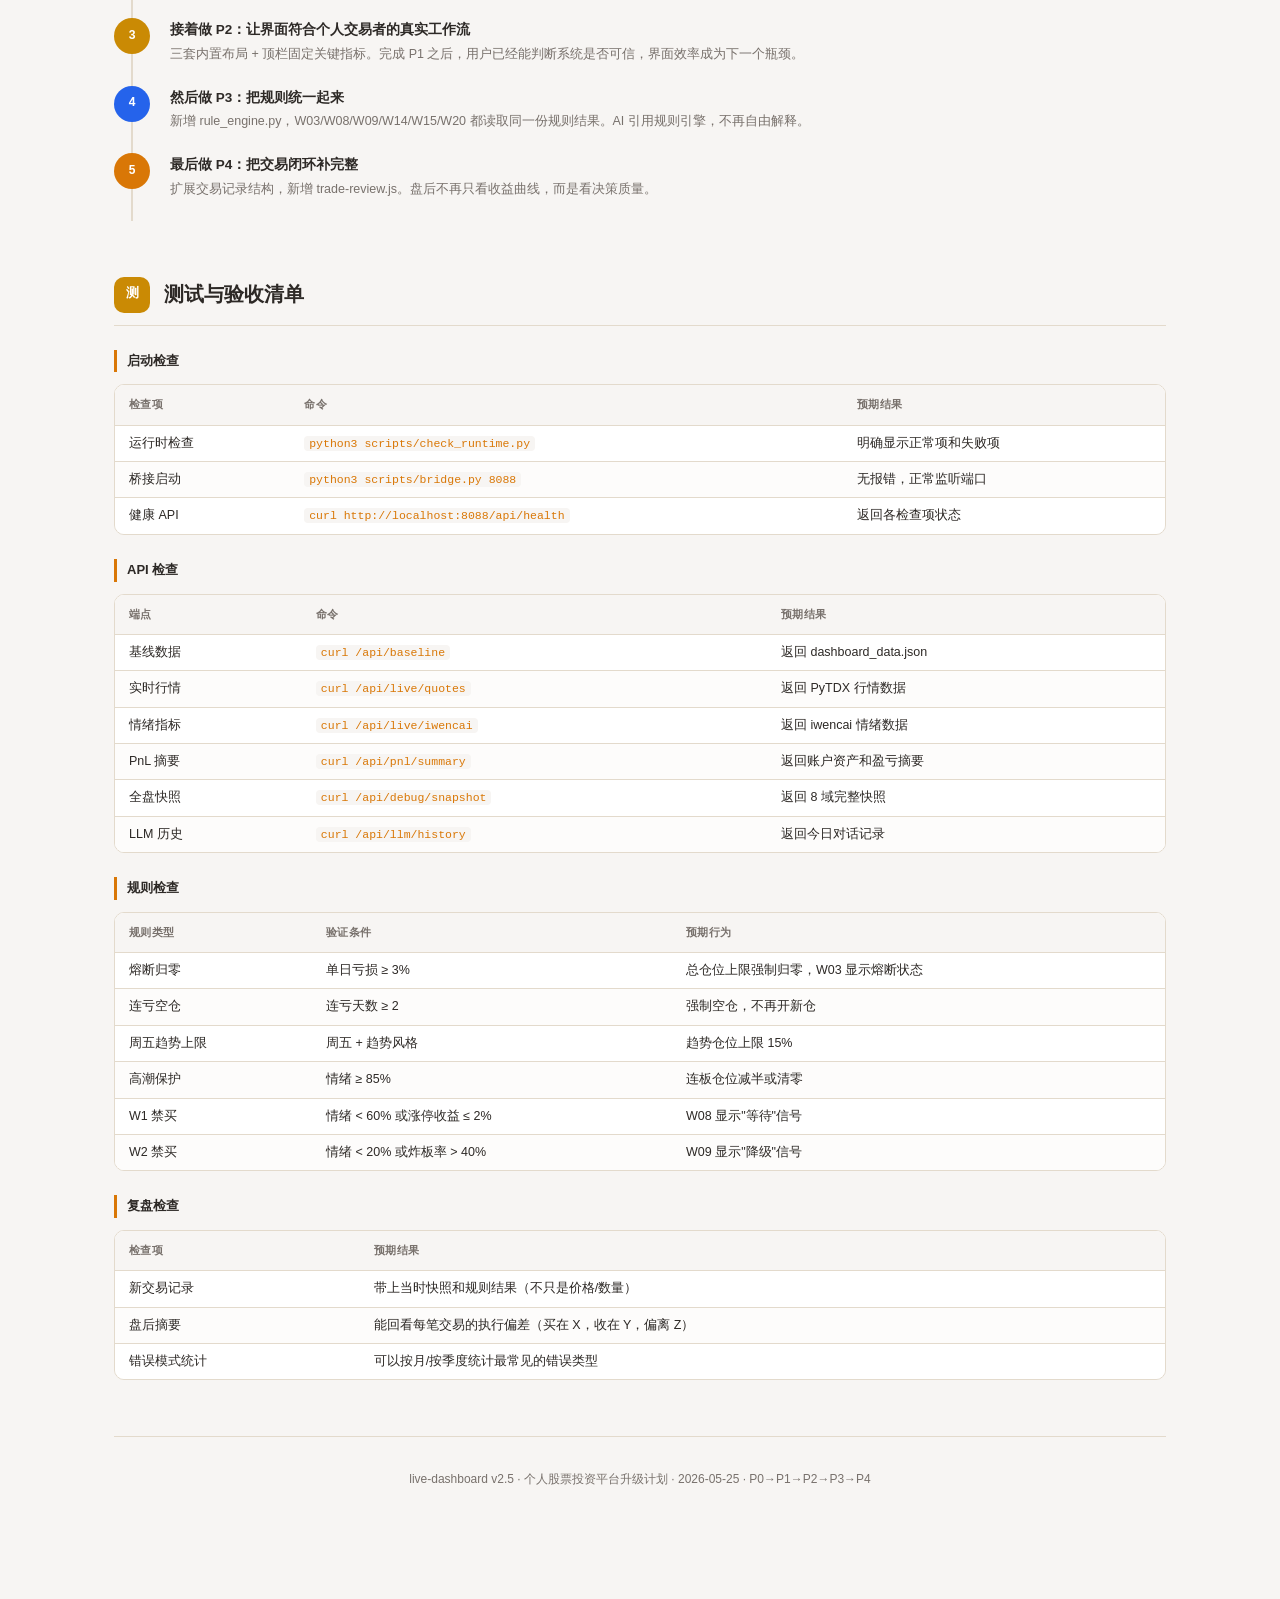
<file: docs/_archive/2026-05-25-personal-investing-platform-upgrade.html>
<!DOCTYPE html>
<html lang="zh-CN">
<head>
<meta charset="UTF-8">
<meta name="viewport" content="width=device-width, initial-scale=1.0">
<title>个人股票投资平台升级计划 &mdash; live-dashboard v2.5</title>
<style>
  :root {
    --bg: #F7F5F3; --bg-card: #FFFFFF; --text: #2D2926; --muted: #78716C;
    --border: #E3DACC; --accent: #D97706;
    --p0: #DC2626; --p0-bg: #FEF2F2; --p0-border: #FECACA;
    --p1: #EA580C; --p1-bg: #FFF7ED; --p1-border: #FED7AA;
    --p2: #CA8A04; --p2-bg: #FEFCE8; --p2-border: #FEF08A;
    --p3: #2563EB; --p3-bg: #EFF6FF; --p3-border: #BFDBFE;
    --ok: #059669; --ok-bg: #F0FDF4; --ok-border: #A7F3D0;
    --shadow: rgba(45,41,38,0.08); --radius: 10px;
    --font: -apple-system, BlinkMacSystemFont, "Segoe UI", "PingFang SC", "Microsoft YaHei", sans-serif;
    --serif: Georgia, "Noto Serif SC", ui-serif, serif;
  }
  *, *::before, *::after { box-sizing: border-box; margin: 0; padding: 0; }
  html { scroll-behavior: smooth; }
  body { font-family: var(--font); background: var(--bg); color: var(--text); font-size: 14px; line-height: 1.75; }

  /* ── NAV ── */
  nav {
    position: fixed; top: 0; left: 0; right: 0;
    background: rgba(247,245,243,0.95); backdrop-filter: blur(12px);
    border-bottom: 1.5px solid var(--border); z-index: 100;
    padding: 0 32px; display: flex; align-items: center; gap: 24px; height: 52px;
  }
  nav .logo { font-family: var(--serif); font-size: 15px; font-weight: 700; color: var(--accent); white-space: nowrap; }
  nav .nav-links { display: flex; gap: 4px; overflow-x: auto; scrollbar-width: none; }
  nav .nav-links::-webkit-scrollbar { display: none; }
  nav a { text-decoration: none; color: var(--muted); font-size: 12.5px; padding: 4px 10px; border-radius: 6px; white-space: nowrap; transition: background 0.15s, color 0.15s; }
  nav a:hover, nav a.active { background: var(--border); color: var(--text); }

  .container { max-width: 1100px; margin: 0 auto; padding: 32px 24px 80px; }

  /* ── HERO ── */
  .hero {
    padding: 64px 0 40px;
    text-align: center;
  }
  .hero .eyebrow {
    display: inline-flex; align-items: center; gap: 6px;
    background: #FFF7ED; border: 1px solid #FED7AA;
    color: var(--accent); font-size: 11.5px; font-weight: 600;
    letter-spacing: 0.5px; padding: 4px 12px; border-radius: 20px;
    margin-bottom: 20px; text-transform: uppercase;
  }
  .hero h1 { font-family: var(--serif); font-size: 34px; font-weight: 700; letter-spacing: -0.5px; margin-bottom: 10px; }
  .hero .subtitle { font-size: 15px; color: var(--muted); margin-bottom: 28px; line-height: 1.6; }
  .hero .meta-row { display: flex; justify-content: center; gap: 16px; flex-wrap: wrap; }
  .meta-pill { background: var(--bg-card); border: 1px solid var(--border); border-radius: 8px; padding: 6px 14px; font-size: 12.5px; color: var(--muted); }
  .meta-pill strong { color: var(--text); }

  /* ── PHASE BADGE ── */
  .phase-badge {
    display: inline-flex; align-items: center; justify-content: center;
    width: 36px; height: 36px; border-radius: 10px;
    font-size: 13px; font-weight: 800; font-family: ui-monospace, monospace;
    color: #fff; flex-shrink: 0;
  }
  .phase-badge.p0 { background: var(--p0); }
  .phase-badge.p1 { background: var(--p1); }
  .phase-badge.p2 { background: var(--p2); }
  .phase-badge.p3 { background: var(--p3); }
  .phase-badge.p4 { background: var(--accent); }

  /* ── INTRO BOX ── */
  .intro-grid {
    display: grid; grid-template-columns: repeat(auto-fill, minmax(260px, 1fr)); gap: 12px; margin-bottom: 48px;
  }
  .intro-card {
    background: var(--bg-card); border: 1.5px solid var(--border);
    border-radius: var(--radius); padding: 18px 20px;
    transition: box-shadow 0.2s, transform 0.2s;
  }
  .intro-card:hover { box-shadow: 0 4px 20px var(--shadow); transform: translateY(-1px); }
  .intro-card .ic-icon { font-size: 20px; margin-bottom: 8px; }
  .intro-card .ic-label { font-size: 11px; font-weight: 700; text-transform: uppercase; letter-spacing: 0.4px; color: var(--muted); margin-bottom: 4px; }
  .intro-card .ic-title { font-size: 15px; font-weight: 700; color: var(--text); margin-bottom: 6px; font-family: var(--serif); }
  .intro-card .ic-desc { font-size: 12.5px; color: var(--muted); line-height: 1.65; }

  /* ── SECTION ── */
  .section { margin-bottom: 56px; }
  .section-header {
    display: flex; align-items: center; gap: 14px;
    margin-bottom: 20px; padding-bottom: 12px;
    border-bottom: 1.5px solid var(--border);
  }
  .section-title { font-family: var(--serif); font-size: 20px; font-weight: 700; }

  /* ── SUBSECTION ── */
  .sub-header { font-size: 13px; font-weight: 700; color: var(--text); margin: 24px 0 10px; padding-left: 10px; border-left: 3px solid var(--accent); }

  /* ── CHECKLIST ── */
  .check-list { list-style: none; display: flex; flex-direction: column; gap: 7px; margin: 12px 0; }
  .check-list li { display: flex; align-items: flex-start; gap: 8px; font-size: 13.5px; line-height: 1.65; }
  .check-list li::before { content: '✓'; color: var(--ok); font-weight: 700; flex-shrink: 0; margin-top: 1px; }
  .x-list { list-style: none; display: flex; flex-direction: column; gap: 7px; margin: 12px 0; }
  .x-list li { display: flex; align-items: flex-start; gap: 8px; font-size: 13.5px; line-height: 1.65; }
  .x-list li::before { content: '✗'; color: var(--p0); font-weight: 700; flex-shrink: 0; margin-top: 1px; }

  /* ── PHASE CARDS ── */
  .phase-card {
    background: var(--bg-card); border: 1.5px solid var(--border);
    border-radius: var(--radius); margin-bottom: 20px;
    overflow: hidden; transition: box-shadow 0.15s;
  }
  .phase-card:hover { box-shadow: 0 4px 20px var(--shadow); }
  .phase-card.p0 { border-top: 4px solid var(--p0); }
  .phase-card.p1 { border-top: 4px solid var(--p1); }
  .phase-card.p2 { border-top: 4px solid var(--p2); }
  .phase-card.p3 { border-top: 4px solid var(--p3); }
  .phase-card.p4 { border-top: 4px solid var(--accent); }

  .phase-header {
    display: flex; align-items: center; gap: 14px;
    padding: 16px 20px; border-bottom: 1px solid var(--border);
    background: #FDFCFB; cursor: pointer; user-select: none;
  }
  .phase-header:hover { background: #FAF8F6; }
  .phase-title { font-size: 15px; font-weight: 700; flex: 1; }
  .phase-tag { font-size: 10.5px; font-weight: 700; padding: 2px 9px; border-radius: 10px; letter-spacing: 0.3px; text-transform: uppercase; }
  .phase-tag.t0 { background: var(--p0-bg); color: var(--p0); border: 1px solid var(--p0-border); }
  .phase-tag.t1 { background: var(--p1-bg); color: var(--p1); border: 1px solid var(--p1-border); }
  .phase-tag.t2 { background: var(--p2-bg); color: var(--p2); border: 1px solid var(--p2-border); }
  .phase-tag.t3 { background: var(--p3-bg); color: var(--p3); border: 1px solid var(--p3-border); }
  .phase-tag.t4 { background: #FFF7ED; color: var(--accent); border: 1px solid #FED7AA; }

  .phase-body { padding: 18px 20px 20px; }

  .phase-goal {
    background: #FAFAF9; border: 1px solid var(--border);
    border-radius: 8px; padding: 12px 14px; margin-bottom: 14px;
    font-size: 13px; color: var(--muted); line-height: 1.65;
  }
  .phase-goal strong { color: var(--text); }

  .task-section { margin-bottom: 14px; }
  .task-title { font-size: 12px; font-weight: 700; text-transform: uppercase; letter-spacing: 0.5px; color: var(--muted); margin-bottom: 8px; }
  .task-list { list-style: none; display: flex; flex-direction: column; gap: 6px; }
  .task-list li { display: flex; align-items: flex-start; gap: 8px; font-size: 13px; line-height: 1.6; }
  .task-list li .bullet { width: 6px; height: 6px; border-radius: 50%; background: var(--accent); flex-shrink: 0; margin-top: 7px; }

  .files-row { display: flex; flex-wrap: wrap; gap: 6px; margin: 10px 0; }
  .file-tag { font-family: ui-monospace, monospace; font-size: 11px; background: var(--bg); border: 1px solid var(--border); border-radius: 5px; padding: 2px 8px; color: var(--accent); }

  .verify-box {
    background: #F0FDF4; border: 1.5px solid var(--ok-border);
    border-radius: 8px; padding: 10px 14px; margin-top: 10px;
    font-size: 12.5px; color: #166534; line-height: 1.65;
  }
  .verify-box strong { display: block; font-size: 11px; font-weight: 700; text-transform: uppercase; letter-spacing: 0.4px; margin-bottom: 4px; color: var(--ok); }

  /* ── TIMELINE ── */
  .timeline { display: flex; flex-direction: column; gap: 0; margin: 16px 0 24px; position: relative; }
  .timeline::before { content: ''; position: absolute; left: 17px; top: 0; bottom: 0; width: 2px; background: var(--border); }
  .timeline-item { display: flex; gap: 20px; align-items: flex-start; position: relative; }
  .timeline-dot { width: 36px; height: 36px; border-radius: 50%; display: flex; align-items: center; justify-content: center; font-size: 12px; font-weight: 800; font-family: ui-monospace, monospace; color: #fff; flex-shrink: 0; z-index: 1; }
  .timeline-dot.d1 { background: var(--p0); }
  .timeline-dot.d2 { background: var(--p1); }
  .timeline-dot.d3 { background: var(--p2); }
  .timeline-dot.d4 { background: var(--p3); }
  .timeline-dot.d5 { background: var(--accent); }
  .timeline-content { flex: 1; padding-bottom: 20px; }
  .timeline-content .tc-title { font-size: 13.5px; font-weight: 700; color: var(--text); margin-bottom: 2px; }
  .timeline-content .tc-desc { font-size: 12.5px; color: var(--muted); }

  /* ── TEST TABLE ── */
  .table-wrap { overflow-x: auto; margin: 12px 0 20px; border-radius: var(--radius); border: 1.5px solid var(--border); }
  table { width: 100%; border-collapse: collapse; font-size: 12.5px; background: var(--bg-card); }
  thead { background: var(--bg); }
  th { text-align: left; font-weight: 600; color: var(--muted); font-size: 11px; text-transform: uppercase; letter-spacing: 0.4px; padding: 10px 14px; border-bottom: 1.5px solid var(--border); white-space: nowrap; }
  td { padding: 8px 14px; border-bottom: 1px solid var(--border); vertical-align: top; line-height: 1.55; }
  tr:last-child td { border-bottom: none; }
  tr:nth-child(even) td { background: #FDFCFB; }
  td code { font-family: ui-monospace, monospace; font-size: 11.5px; background: var(--bg); padding: 1px 5px; border-radius: 4px; color: var(--accent); }

  /* ── GOAL CARDS ── */
  .goal-grid { display: grid; grid-template-columns: repeat(auto-fill, minmax(240px, 1fr)); gap: 12px; margin-bottom: 32px; }
  .goal-card {
    background: var(--bg-card); border: 1.5px solid var(--border);
    border-radius: var(--radius); padding: 16px 18px;
    transition: box-shadow 0.2s, transform 0.2s;
  }
  .goal-card:hover { box-shadow: 0 4px 20px var(--shadow); transform: translateY(-1px); }
  .goal-card .gc-num { font-size: 11px; font-weight: 700; text-transform: uppercase; letter-spacing: 0.5px; color: var(--muted); margin-bottom: 6px; }
  .goal-card .gc-title { font-size: 15px; font-weight: 700; font-family: var(--serif); color: var(--text); margin-bottom: 6px; }
  .goal-card .gc-desc { font-size: 12.5px; color: var(--muted); line-height: 1.65; }
  .goal-card.g0 { border-top: 3px solid var(--ok); }
  .goal-card.g1 { border-top: 3px solid var(--p2); }
  .goal-card.g2 { border-top: 3px solid var(--p3); }
  .goal-card.g3 { border-top: 3px solid var(--accent); }

  /* ── FOOTER ── */
  footer { text-align: center; padding: 32px 0; border-top: 1.5px solid var(--border); font-size: 12px; color: var(--muted); margin-top: 16px; }

  /* ── RESPONSIVE ── */
  @media (max-width: 640px) {
    .hero h1 { font-size: 24px; }
    .container { padding: 24px 16px 60px; }
    nav { padding: 0 16px; }
    .intro-grid { grid-template-columns: 1fr; }
    .goal-grid { grid-template-columns: 1fr; }
  }

  /* ── SCROLLBAR ── */
  ::-webkit-scrollbar { width: 6px; height: 6px; }
  ::-webkit-scrollbar-track { background: var(--bg); }
  ::-webkit-scrollbar-thumb { background: var(--border); border-radius: 3px; }

  @media print { nav { display: none; } body { background: white; } }
</style>
</head>
<body>

<nav>
  <span class="logo">弈沐资本</span>
  <div class="nav-links">
    <a href="#goals">升级目标</a>
    <a href="#current">现状判断</a>
    <a href="#p0">P0 底座</a>
    <a href="#p1">P1 健康</a>
    <a href="#p2">P2 驾驶舱</a>
    <a href="#p3">P3 规则</a>
    <a href="#p4">P4 复盘</a>
    <a href="#order">执行顺序</a>
    <a href="#test">测试验收</a>
  </div>
</nav>

<div class="container">

<!-- ── HERO ── -->
<div class="hero" id="top">
  <div class="eyebrow">升级计划</div>
  <h1>个人股票投资平台升级计划</h1>
  <p class="subtitle">把 live-dashboard 从"实盘看板"升级为适合个人投资者长期使用的<br>稳定、可信、可复盘的操作平台</p>
  <div class="meta-row">
    <span class="meta-pill"><strong>live-dashboard</strong> v2.5</span>
    <span class="meta-pill"><strong>4</strong> 升级目标</span>
    <span class="meta-pill"><strong>5</strong> 实施阶段</span>
    <span class="meta-pill">2026-05-25</span>
  </div>
</div>

<!-- ── CORE CONCLUSION ── -->
<div class="intro-grid">
  <div class="intro-card">
    <div class="ic-icon">&#127918;</div>
    <div class="ic-label">核心结论</div>
    <div class="ic-title">项目已有完整骨架</div>
    <div class="ic-desc">实时行情、复盘笔记 SSOT、风控、持仓、PnL、AI 盯盘、竞价和自选池都已接上。缺少的是四个关键能力的系统性补全。</div>
  </div>
  <div class="intro-card">
    <div class="ic-icon">&#9989;</div>
    <div class="ic-label">目标 1：可信</div>
    <div class="ic-title">运行底座必须稳定</div>
    <div class="ic-desc">不能依赖碰运气。开盘前能快速判断今天的数据是否新鲜、行情是否覆盖、PnL 是否正常、持仓是否一致。</div>
  </div>
  <div class="intro-card">
    <div class="ic-icon">&#9889;</div>
    <div class="ic-label">目标 2：高效</div>
    <div class="ic-title">界面围绕真实流程</div>
    <div class="ic-desc">盘中默认界面要围绕真实交易流程组织，而不是 22 个组件平铺让人自己找重点。</div>
  </div>
  <div class="intro-card">
    <div class="ic-icon">&#128272;</div>
    <div class="ic-label">目标 3：统一</div>
    <div class="ic-title">规则口径必须一致</div>
    <div class="ic-desc">规则引擎、组件提示、AI 研判、风控判断必须共用同一套口径，不能让 widget 和 AI 各讲各的。</div>
  </div>
  <div class="intro-card">
    <div class="ic-icon">&#128202;</div>
    <div class="ic-label">目标 4：可复盘</div>
    <div class="ic-title">交易必须能回放归因</div>
    <div class="ic-desc">每笔交易都要能回到"当时看到什么、规则是否通过、为什么做、最后结果如何"。</div>
  </div>
</div>

<!-- ── GOALS ── -->
<div class="section" id="goals">
  <div class="section-header">
    <div class="phase-badge p0">目</div>
    <div class="section-title">升级目标详解</div>
  </div>
  <div class="goal-grid">
    <div class="goal-card g0">
      <div class="gc-num">目标 01</div>
      <div class="gc-title">可信</div>
      <div class="gc-desc">开盘前能快速判断今天的数据是否新鲜、行情是否覆盖、PnL 是否正常、持仓是否一致。任何异常都必须显式显示，不允许静默降级。</div>
    </div>
    <div class="goal-card g1">
      <div class="gc-num">目标 02</div>
      <div class="gc-title">高效</div>
      <div class="gc-desc">盘中默认界面围绕真实交易流程组织，提供三套内置布局：盘前准备、盘中交易、盘后复盘。首次打开不需要手动拼装布局。</div>
    </div>
    <div class="goal-card g2">
      <div class="gc-num">目标 03</div>
      <div class="gc-title">统一</div>
      <div class="gc-desc">规则引擎、组件提示、AI 研判、风控判断共用同一套口径。禁买、熔断、连亏、高潮、周五限制等规则只有一套解释口径。</div>
    </div>
    <div class="goal-card g3">
      <div class="gc-num">目标 04</div>
      <div class="gc-title">可复盘</div>
      <div class="gc-desc">每笔交易都要能回到当时的规则判断和快照。盘后不再只看收益曲线，而是看决策质量。可以统计最常见的错误类型。</div>
    </div>
  </div>
</div>

<!-- ── CURRENT STATE ── -->
<div class="section" id="current">
  <div class="section-header">
    <div class="phase-badge p1">二</div>
    <div class="section-title">现状判断</div>
  </div>

  <div class="sub-header">已经做对的部分</div>
  <ul class="check-list">
    <li>已有 <code>bridge.py + store.js + widget</code> 的完整数据闭环</li>
    <li>已有 <code>dashboard_data.json / pnl.db / llm_insights.json / auction_snapshot.json</code> 等结构化资产</li>
    <li>已有 W03/W14/W15/W22 等核心交易视图</li>
    <li>已有规则文档 <code>LLM_RULES.md</code>，AI 盯盘不是纯聊天，而是围绕交易纪律工作</li>
    <li>已有 <code>ymwm_report.json</code> 这种健康检查雏形</li>
  </ul>

  <div class="sub-header">当前主要问题</div>
  <ul class="x-list">
    <li>Python 运行环境不完整，部分脚本导入会失败</li>
    <li>采集路径存在硬编码，机器迁移后容易断</li>
    <li>文档版本和组件版本有漂移，盘中很难判断"当前到底是哪一版"</li>
    <li>健康状态没有成为前端第一信息，用户仍然要靠经验判断平台是否可靠</li>
    <li>交易规则分散在 <code>LLM_RULES.md</code>、widget 逻辑、AI prompt 中，容易出现口径不一致</li>
    <li>缺少交易归因闭环，长期只能"看盈亏"，不能系统性发现自己的错误模式</li>
  </ul>
</div>

<!-- ── P0 ── -->
<div class="section" id="p0">
  <div class="section-header">
    <div class="phase-badge p0">P0</div>
    <div class="section-title">P0：运行底座修复</div>
    <span class="phase-tag t0">第一步</span>
  </div>

  <div class="phase-goal">
    <strong>目标：</strong>系统可启动、可采集、可验证。机器迁移后不崩溃，各路径可推导，依赖可检查。
  </div>

  <div class="phase-card p0">
    <div class="phase-header">
      <div class="phase-badge p0">P0</div>
      <div class="phase-title">运行底座修复</div>
      <span class="phase-tag t0">必须立即执行</span>
    </div>
    <div class="phase-body">
      <div class="task-section">
        <div class="task-title">主要任务</div>
        <ul class="task-list">
          <li><div class="bullet"></div>补齐 Python 依赖说明和安装方式</li>
          <li><div class="bullet"></div>把写死的 <code>/Users/YouMing/...</code> 路径改成可配置路径或 <code>Path.home()</code> 推导</li>
          <li><div class="bullet"></div>新增运行自检脚本，检查依赖、路径、桥接端口、关键数据文件</li>
          <li><div class="bullet"></div>统一 README 和启动说明，避免文档和实际入口不一致</li>
        </ul>
      </div>
      <div class="task-section">
        <div class="task-title">重点文件</div>
        <div class="files-row">
          <span class="file-tag">scripts/bridge.py</span>
          <span class="file-tag">scripts/collectors/quotes.py</span>
          <span class="file-tag">scripts/collectors/market_data.py</span>
          <span class="file-tag">scripts/collectors/iwencai_poll.py</span>
          <span class="file-tag">scripts/snapshot_auction.py</span>
          <span class="file-tag">scripts/style_detect.py</span>
          <span class="file-tag">README.md</span>
          <span class="file-tag">scripts/check_runtime.py</span>
        </div>
      </div>
      <div class="verify-box">
        <strong>验收标准</strong>
        <code>python3 scripts/check_runtime.py</code> 能明确告诉我哪里正常、哪里失败。<br>
        <code>python3 scripts/bridge.py 8088</code> 可以启动。<br>
        <code>/api/pnl/summary</code>、<code>/api/live/quotes</code>、<code>/api/debug/snapshot</code> 都能返回可用数据。
      </div>
    </div>
  </div>
</div>

<!-- ── P1 ── -->
<div class="section" id="p1">
  <div class="section-header">
    <div class="phase-badge p1">P1</div>
    <div class="section-title">P1：盘前健康中心</div>
    <span class="phase-tag t1">第二步</span>
  </div>

  <div class="phase-goal">
    <strong>目标：</strong>盘前一眼能看出今天这套平台能不能开工。任何 fail/warn 都必须显式显示，不允许静默降级成"看起来正常"。
  </div>

  <div class="phase-card p1">
    <div class="phase-header">
      <div class="phase-badge p1">P1</div>
      <div class="phase-title">盘前健康中心</div>
      <span class="phase-tag t1">本周处理</span>
    </div>
    <div class="phase-body">
      <div class="task-section">
        <div class="task-title">主要任务</div>
        <ul class="task-list">
          <li><div class="bullet"></div>新增统一健康 API <code>/api/health</code></li>
          <li><div class="bullet"></div>把 bridge、基线、行情覆盖、PnL、持仓一致性、竞价、AI 状态做成统一检查项</li>
          <li><div class="bullet"></div>新增一个健康总览组件，放到第一屏或顶栏入口</li>
          <li><div class="bullet"></div>让 <code>ymwm_report.json</code> 成为可视化入口，而不是仅供脚本写盘</li>
        </ul>
      </div>
      <div class="task-section">
        <div class="task-title">重点文件</div>
        <div class="files-row">
          <span class="file-tag">scripts/bridge.py</span>
          <span class="file-tag">index.html</span>
          <span class="file-tag">widgets/health-center.js</span>
          <span class="file-tag">data/ymwm_report.json</span>
        </div>
      </div>
      <div class="verify-box">
        <strong>验收标准</strong>
        盘前一眼能看出今天是否适合开工。任何 fail/warn 都必须显式显示，不允许静默降级成"看起来正常"。
      </div>
    </div>
  </div>
</div>

<!-- ── P2 ── -->
<div class="section" id="p2">
  <div class="section-header">
    <div class="phase-badge p2">P2</div>
    <div class="section-title">P2：交易驾驶舱布局</div>
    <span class="phase-tag t2">第三步</span>
  </div>

  <div class="phase-goal">
    <strong>目标：</strong>盘中第一屏即可完成"看情绪、看仓位、看持仓风险、看机会"的主流程。首次打开不需要手动拼装布局。
  </div>

  <div class="phase-card p2">
    <div class="phase-header">
      <div class="phase-badge p2">P2</div>
      <div class="phase-title">交易驾驶舱布局</div>
      <span class="phase-tag t2">下周处理</span>
    </div>
    <div class="phase-body">
      <div class="task-section">
        <div class="task-title">主要任务</div>
        <ul class="task-list">
          <li><div class="bullet"></div>提供三套内置布局：盘前准备、盘中交易、盘后复盘</li>
          <li><div class="bullet"></div>恢复布局切换入口，让默认视图更贴近真实工作流</li>
          <li><div class="bullet"></div>顶栏固定关键指标：情绪值、实时盈亏、仓位、可用资金、连接状态、健康状态</li>
          <li><div class="bullet"></div>默认不再是空白画布或纯自由摆放</li>
        </ul>
      </div>
      <div class="task-section">
        <div class="task-title">重点文件</div>
        <div class="files-row">
          <span class="file-tag">index.html</span>
          <span class="file-tag">css/theme.css</span>
          <span class="file-tag">widget-registry.js</span>
          <span class="file-tag">store.js</span>
        </div>
      </div>
      <div class="verify-box">
        <strong>验收标准</strong>
        首次打开不需要手动拼装布局。盘中第一屏即可完成"看情绪、看仓位、看持仓风险、看机会"的主流程。
      </div>
    </div>
  </div>
</div>

<!-- ── P3 ── -->
<div class="section" id="p3">
  <div class="section-header">
    <div class="phase-badge p3">P3</div>
    <div class="section-title">P3：统一规则引擎</div>
    <span class="phase-tag t3">第四步</span>
  </div>

  <div class="phase-goal">
    <strong>目标：</strong>禁买、熔断、连亏、高潮、周五限制等规则只有一套口径。AI 不会直接输出未经规则验证的 BUY 结论。
  </div>

  <div class="phase-card p3">
    <div class="phase-header">
      <div class="phase-badge p3">P3</div>
      <div class="phase-title">统一规则引擎</div>
      <span class="phase-tag t3">规划中</span>
    </div>
    <div class="phase-body">
      <div class="task-section">
        <div class="task-title">主要任务</div>
        <ul class="task-list">
          <li><div class="bullet"></div>把交易规则结构化为单独规则模块</li>
          <li><div class="bullet"></div>让 W03/W08/W09/W14/W15/W20 都读取同一份规则结果</li>
          <li><div class="bullet"></div>让 AI 输出引用规则引擎的结果，而不是自己自由解释硬规则</li>
          <li><div class="bullet"></div>保留 <code>LLM_RULES.md</code> 作为人类说明，不再承担机器执行逻辑</li>
        </ul>
      </div>
      <div class="task-section">
        <div class="task-title">重点文件</div>
        <div class="files-row">
          <span class="file-tag">scripts/rule_engine.py</span>
          <span class="file-tag">scripts/bridge.py</span>
          <span class="file-tag">widgets/w1-check.js</span>
          <span class="file-tag">widgets/w2-check.js</span>
          <span class="file-tag">widgets/position-calc.js</span>
          <span class="file-tag">widgets/risk-panel.js</span>
          <span class="file-tag">widgets/llm-monitor.js</span>
          <span class="file-tag">widgets/llm-chat.js</span>
        </div>
      </div>
      <div class="verify-box">
        <strong>验收标准</strong>
        禁买、熔断、连亏、高潮、周五限制等规则只有一套口径。AI 不会直接输出未经规则验证的 BUY 结论。
      </div>
    </div>
  </div>
</div>

<!-- ── P4 ── -->
<div class="section" id="p4">
  <div class="section-header">
    <div class="phase-badge p4" style="background:var(--accent)">P4</div>
    <div class="section-title">P4：交易复盘闭环</div>
    <span class="phase-tag t4">第五步</span>
  </div>

  <div class="phase-goal">
    <strong>目标：</strong>每笔交易都能回到当时的规则判断和快照。盘后不再只看收益曲线，而是看决策质量。
  </div>

  <div class="phase-card p4">
    <div class="phase-header">
      <div class="phase-badge p4" style="background:var(--accent)">P4</div>
      <div class="phase-title">交易复盘闭环</div>
      <span class="phase-tag t4">规划中</span>
    </div>
    <div class="phase-body">
      <div class="task-section">
        <div class="task-title">主要任务</div>
        <ul class="task-list">
          <li><div class="bullet"></div>扩展交易记录结构，保存当时快照、规则结果、人工备注、事后归因</li>
          <li><div class="bullet"></div>新增交易复盘视图，按交易列出"做了什么、当时为何能做/不能做、结果如何"</li>
          <li><div class="bullet"></div>盘后输出当日执行摘要，方便长期观察自己的错误模式</li>
        </ul>
      </div>
      <div class="task-section">
        <div class="task-title">重点文件</div>
        <div class="files-row">
          <span class="file-tag">scripts/db.py</span>
          <span class="file-tag">scripts/bridge.py</span>
          <span class="file-tag">index.html</span>
          <span class="file-tag">widgets/today-ops.js</span>
          <span class="file-tag">widgets/positions.js</span>
          <span class="file-tag">widgets/trade-review.js</span>
        </div>
      </div>
      <div class="verify-box">
        <strong>验收标准</strong>
        每笔交易都能回到当时的规则判断和快照。可以统计最近交易里最常见的错误类型。盘后复盘不再只看收益曲线，而是看决策质量。
      </div>
    </div>
  </div>
</div>

<!-- ── EXECUTION ORDER ── -->
<div class="section" id="order">
  <div class="section-header">
    <div class="phase-badge p1">序</div>
    <div class="section-title">推荐执行顺序</div>
  </div>

  <div class="timeline">
    <div class="timeline-item">
      <div class="timeline-dot d1">1</div>
      <div class="timeline-content">
        <div class="tc-title">先做 P0：保证系统可启动、可采集、可验证</div>
        <div class="tc-desc">修复 Python 依赖、路径配置、新增 check_runtime.py。这是所有后续工作的前提。</div>
      </div>
    </div>
    <div class="timeline-item">
      <div class="timeline-dot d2">2</div>
      <div class="timeline-content">
        <div class="tc-title">再做 P1：把"今天这套平台能不能信"变成显式信号</div>
        <div class="tc-desc">新增 /api/health 和健康中心组件，让盘前状态可视化。P0 的 check_runtime.py 可以复用到这里。</div>
      </div>
    </div>
    <div class="timeline-item">
      <div class="timeline-dot d3">3</div>
      <div class="timeline-content">
        <div class="tc-title">接着做 P2：让界面符合个人交易者的真实工作流</div>
        <div class="tc-desc">三套内置布局 + 顶栏固定关键指标。完成 P1 之后，用户已经能判断系统是否可信，界面效率成为下一个瓶颈。</div>
      </div>
    </div>
    <div class="timeline-item">
      <div class="timeline-dot d4">4</div>
      <div class="timeline-content">
        <div class="tc-title">然后做 P3：把规则统一起来</div>
        <div class="tc-desc">新增 rule_engine.py，W03/W08/W09/W14/W15/W20 都读取同一份规则结果。AI 引用规则引擎，不再自由解释。</div>
      </div>
    </div>
    <div class="timeline-item">
      <div class="timeline-dot d5">5</div>
      <div class="timeline-content">
        <div class="tc-title">最后做 P4：把交易闭环补完整</div>
        <div class="tc-desc">扩展交易记录结构，新增 trade-review.js。盘后不再只看收益曲线，而是看决策质量。</div>
      </div>
    </div>
  </div>
</div>

<!-- ── TEST ── -->
<div class="section" id="test">
  <div class="section-header">
    <div class="phase-badge p2">测</div>
    <div class="section-title">测试与验收清单</div>
  </div>

  <div class="sub-header">启动检查</div>
  <div class="table-wrap">
    <table>
      <thead><tr><th>检查项</th><th>命令</th><th>预期结果</th></tr></thead>
      <tbody>
        <tr><td>运行时检查</td><td><code>python3 scripts/check_runtime.py</code></td><td>明确显示正常项和失败项</td></tr>
        <tr><td>桥接启动</td><td><code>python3 scripts/bridge.py 8088</code></td><td>无报错，正常监听端口</td></tr>
        <tr><td>健康 API</td><td><code>curl http://localhost:8088/api/health</code></td><td>返回各检查项状态</td></tr>
      </tbody>
    </table>
  </div>

  <div class="sub-header">API 检查</div>
  <div class="table-wrap">
    <table>
      <thead><tr><th>端点</th><th>命令</th><th>预期结果</th></tr></thead>
      <tbody>
        <tr><td>基线数据</td><td><code>curl /api/baseline</code></td><td>返回 dashboard_data.json</td></tr>
        <tr><td>实时行情</td><td><code>curl /api/live/quotes</code></td><td>返回 PyTDX 行情数据</td></tr>
        <tr><td>情绪指标</td><td><code>curl /api/live/iwencai</code></td><td>返回 iwencai 情绪数据</td></tr>
        <tr><td>PnL 摘要</td><td><code>curl /api/pnl/summary</code></td><td>返回账户资产和盈亏摘要</td></tr>
        <tr><td>全盘快照</td><td><code>curl /api/debug/snapshot</code></td><td>返回 8 域完整快照</td></tr>
        <tr><td>LLM 历史</td><td><code>curl /api/llm/history</code></td><td>返回今日对话记录</td></tr>
      </tbody>
    </table>
  </div>

  <div class="sub-header">规则检查</div>
  <div class="table-wrap">
    <table>
      <thead><tr><th>规则类型</th><th>验证条件</th><th>预期行为</th></tr></thead>
      <tbody>
        <tr><td>熔断归零</td><td>单日亏损 &ge; 3%</td><td>总仓位上限强制归零，W03 显示熔断状态</td></tr>
        <tr><td>连亏空仓</td><td>连亏天数 &ge; 2</td><td>强制空仓，不再开新仓</td></tr>
        <tr><td>周五趋势上限</td><td>周五 + 趋势风格</td><td>趋势仓位上限 15%</td></tr>
        <tr><td>高潮保护</td><td>情绪 &ge; 85%</td><td>连板仓位减半或清零</td></tr>
        <tr><td>W1 禁买</td><td>情绪 &lt; 60% 或涨停收益 &le; 2%</td><td>W08 显示"等待"信号</td></tr>
        <tr><td>W2 禁买</td><td>情绪 &lt; 20% 或炸板率 &gt; 40%</td><td>W09 显示"降级"信号</td></tr>
      </tbody>
    </table>
  </div>

  <div class="sub-header">复盘检查</div>
  <div class="table-wrap">
    <table>
      <thead><tr><th>检查项</th><th>预期结果</th></tr></thead>
      <tbody>
        <tr><td>新交易记录</td><td>带上当时快照和规则结果（不只是价格/数量）</td></tr>
        <tr><td>盘后摘要</td><td>能回看每笔交易的执行偏差（买在 X，收在 Y，偏离 Z）</td></tr>
        <tr><td>错误模式统计</td><td>可以按月/按季度统计最常见的错误类型</td></tr>
      </tbody>
    </table>
  </div>
</div>

<footer>
  live-dashboard v2.5 &middot; 个人股票投资平台升级计划 &middot; 2026-05-25 &middot; P0&rarr;P1&rarr;P2&rarr;P3&rarr;P4
</footer>
</div>

<script>
const sections = document.querySelectorAll('.section[id]');
const navLinks = document.querySelectorAll('nav a');
function onScroll() {
  let current = '';
  sections.forEach(s => { if (window.scrollY >= s.offsetTop - 80) current = s.id; });
  navLinks.forEach(a => { a.classList.toggle('active', a.getAttribute('href') === '#' + current); });
}
window.addEventListener('scroll', onScroll, { passive: true });
onScroll();
</script>

</body>
</html>
</file>
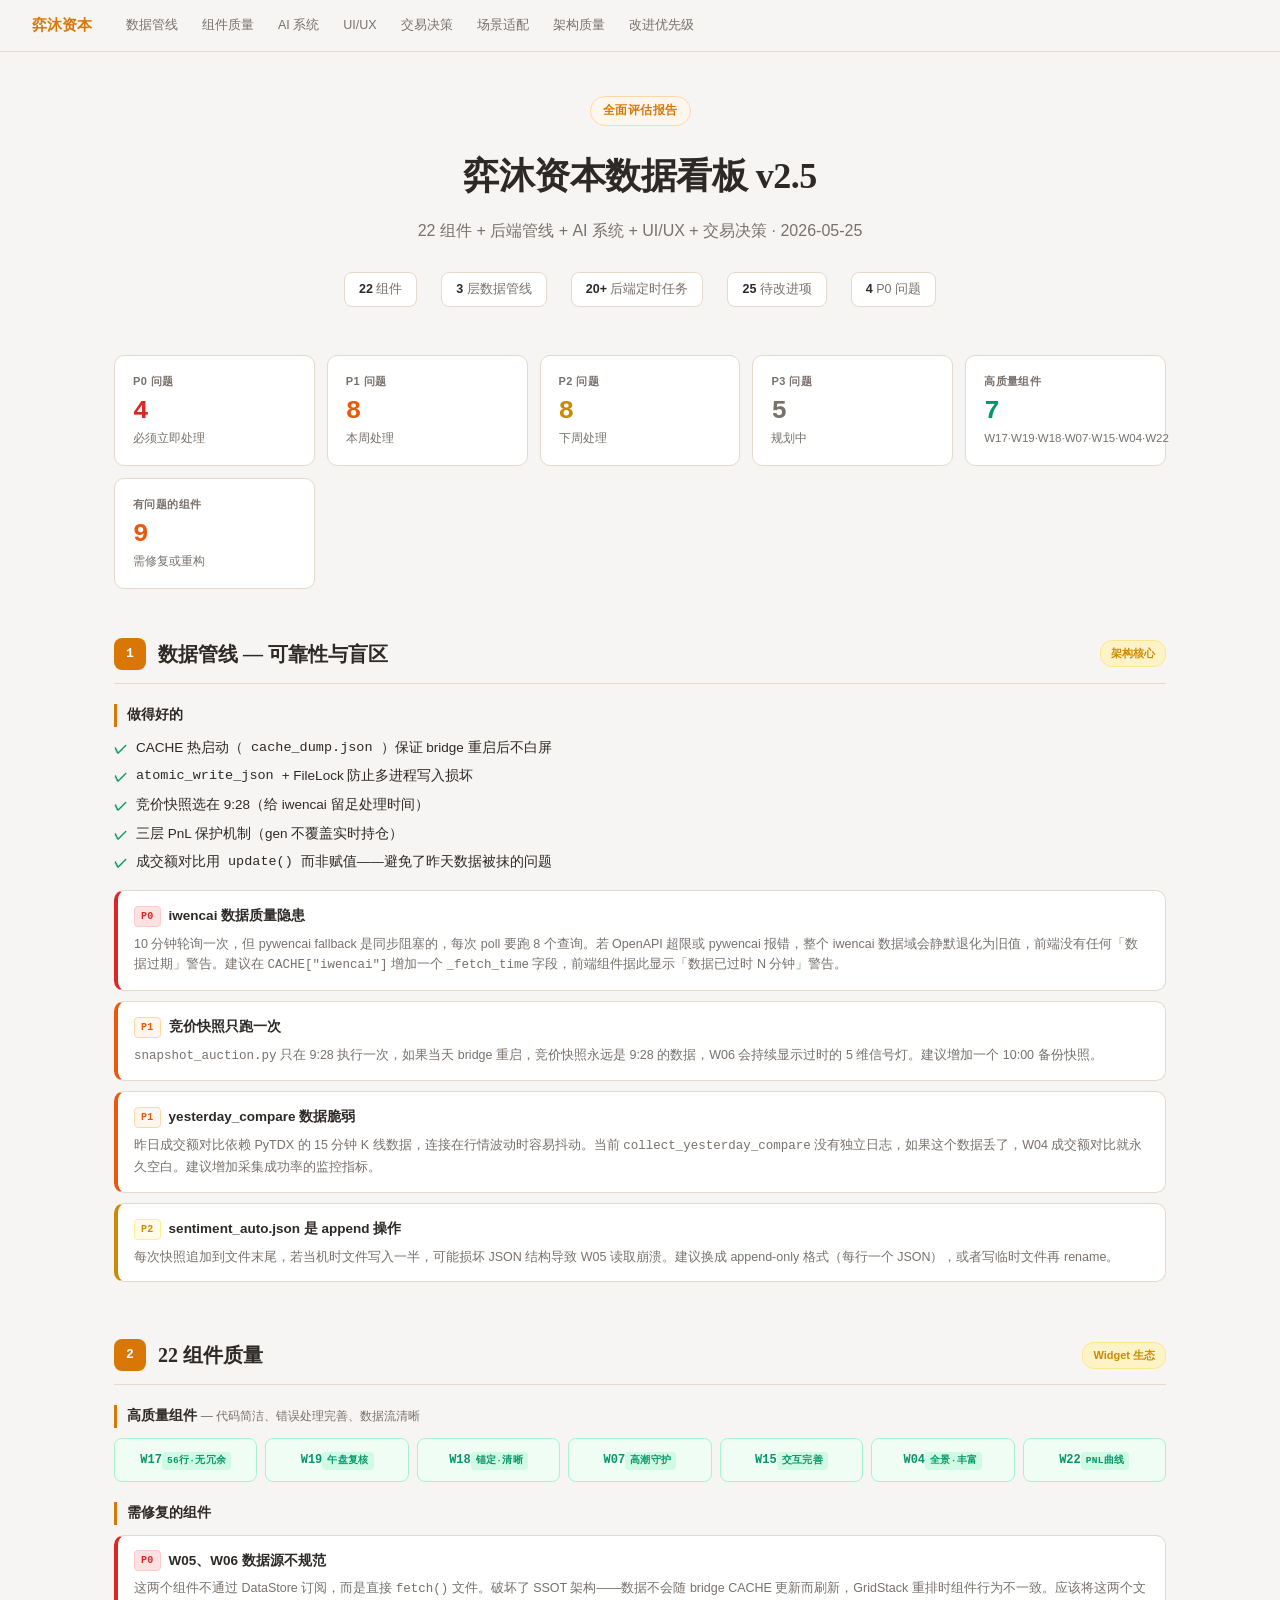
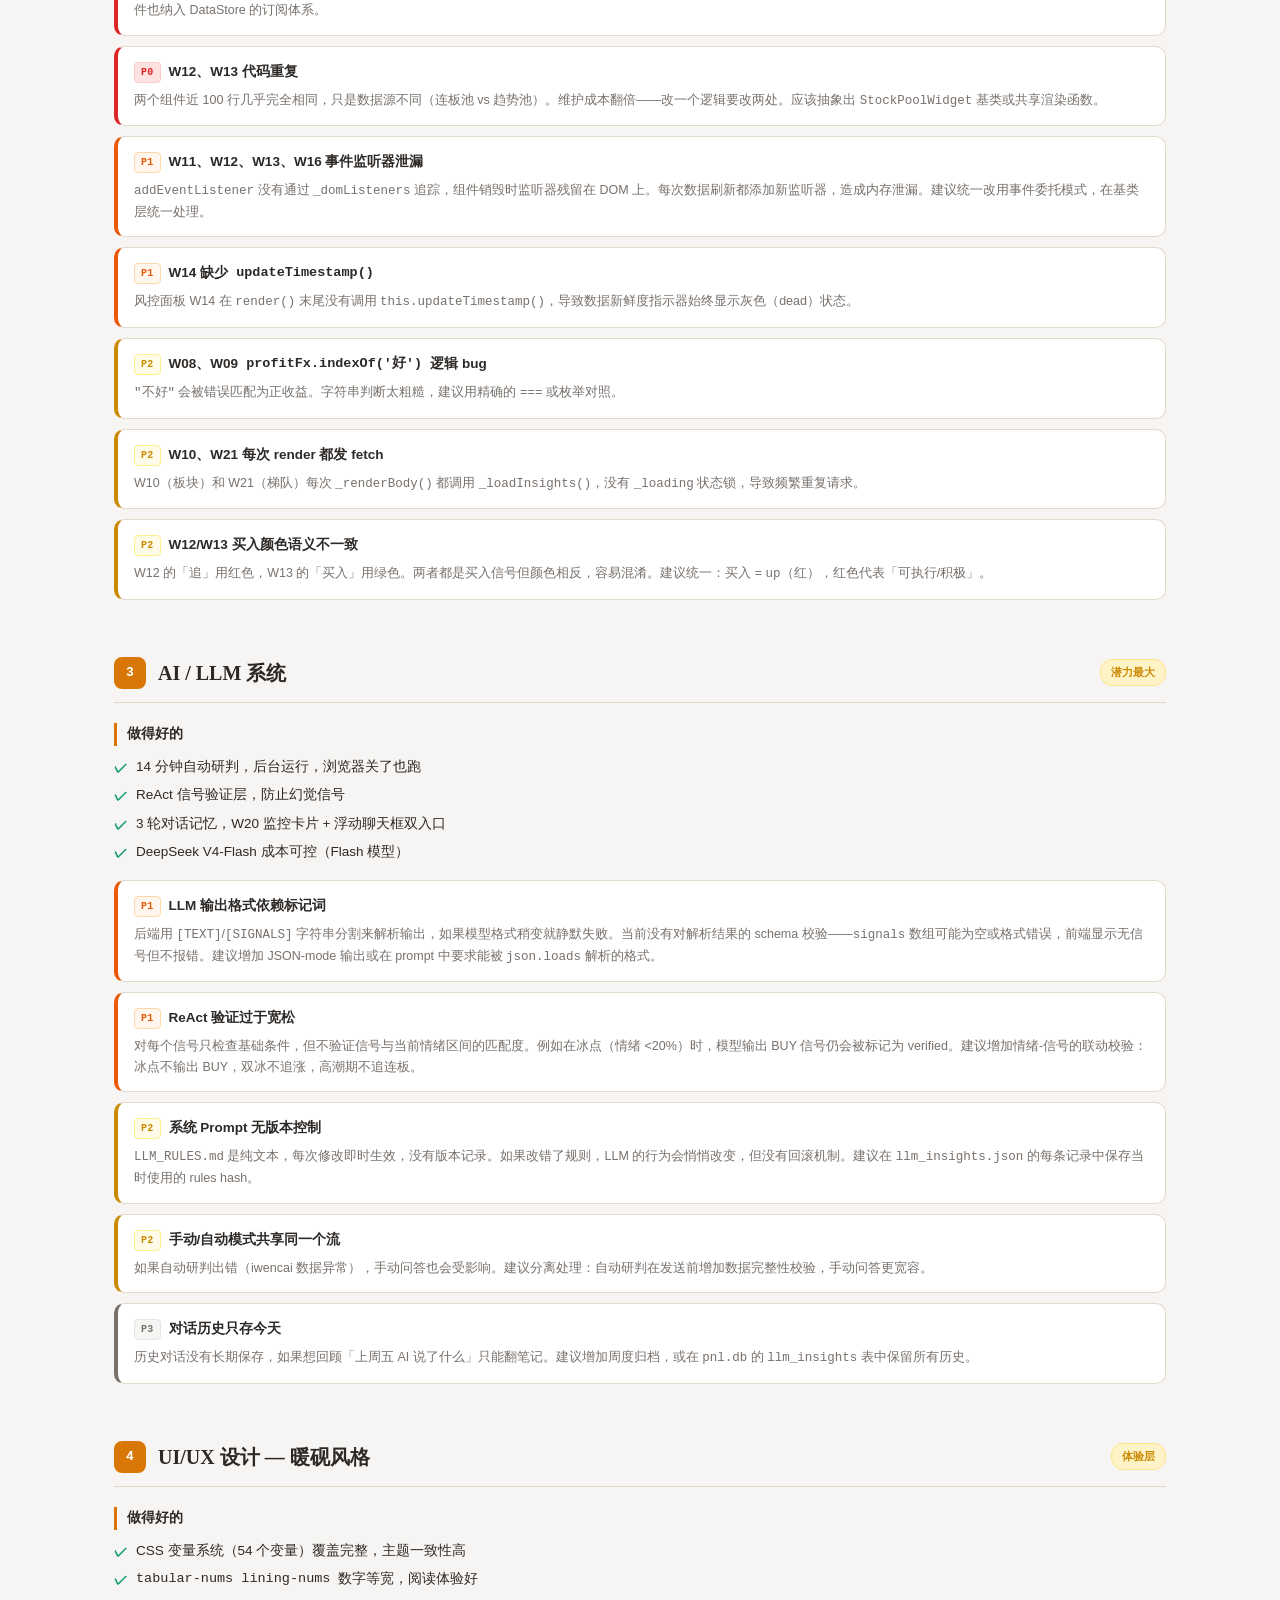
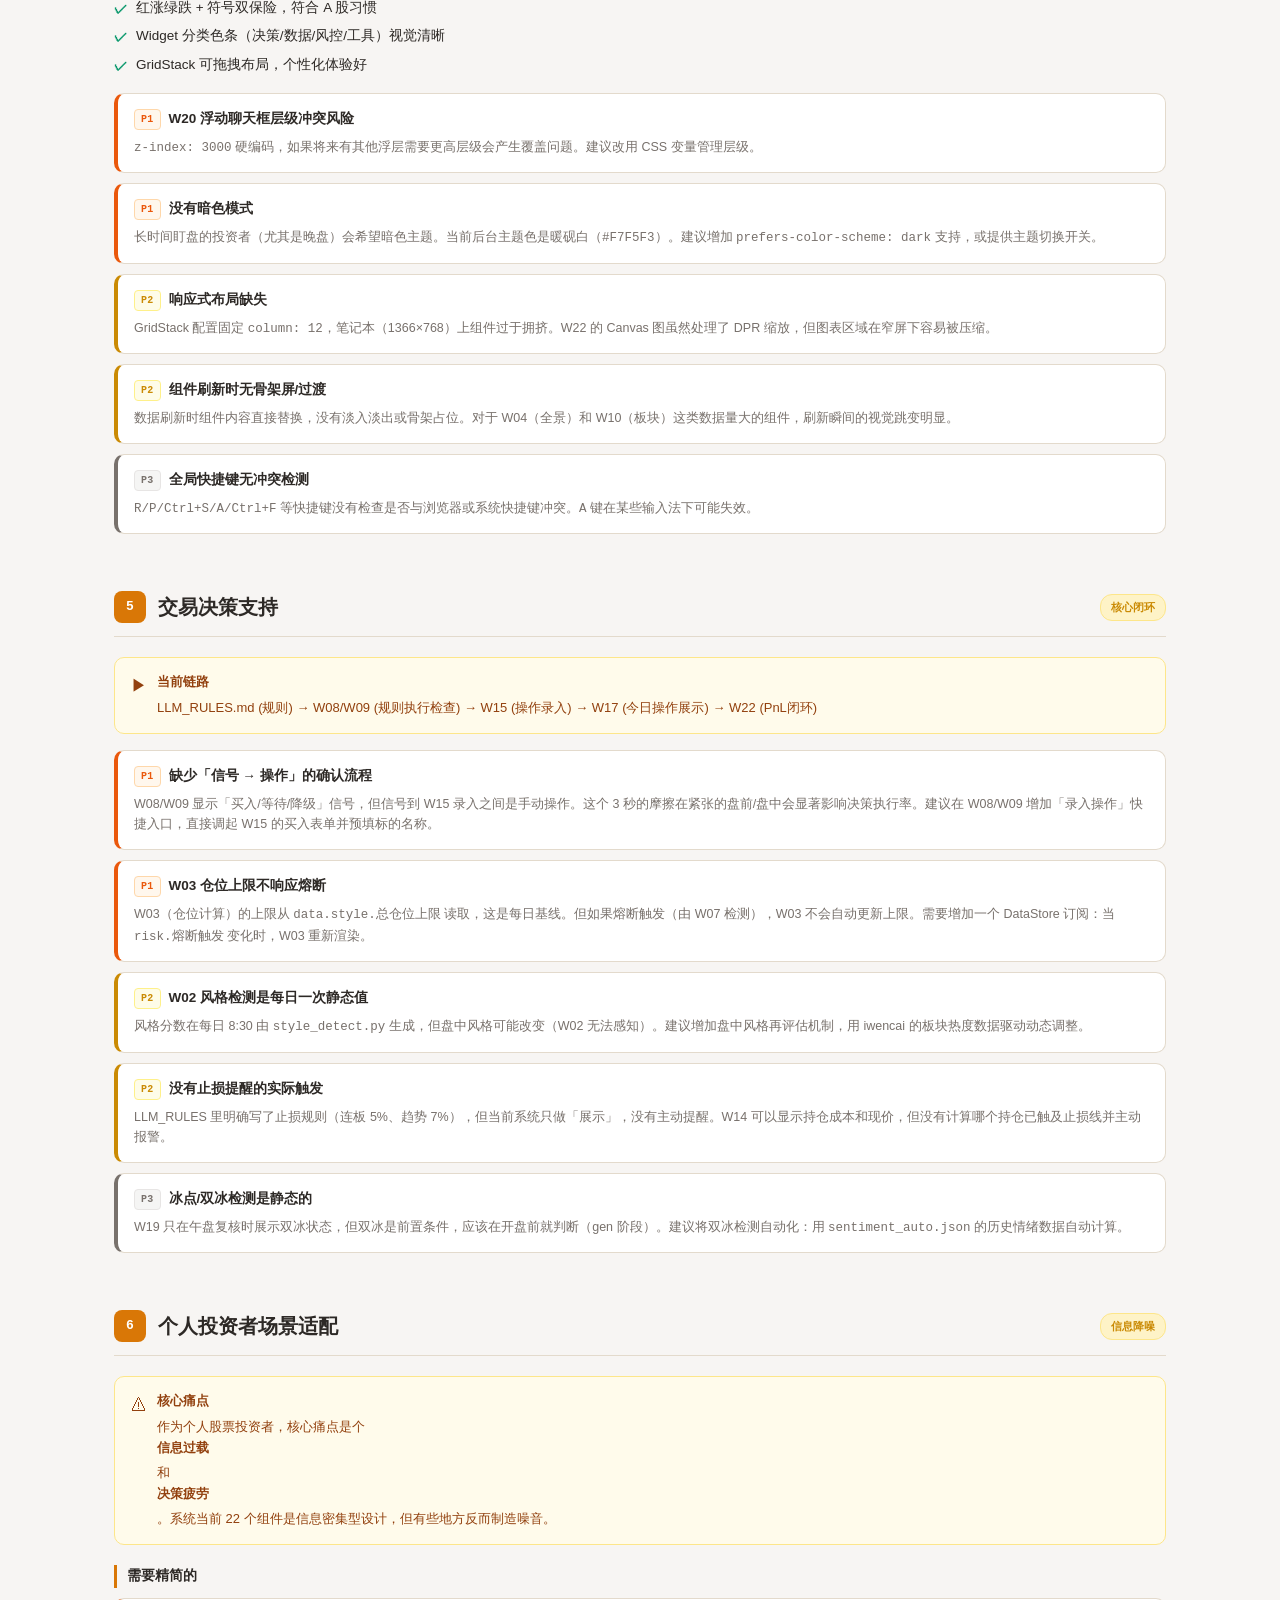
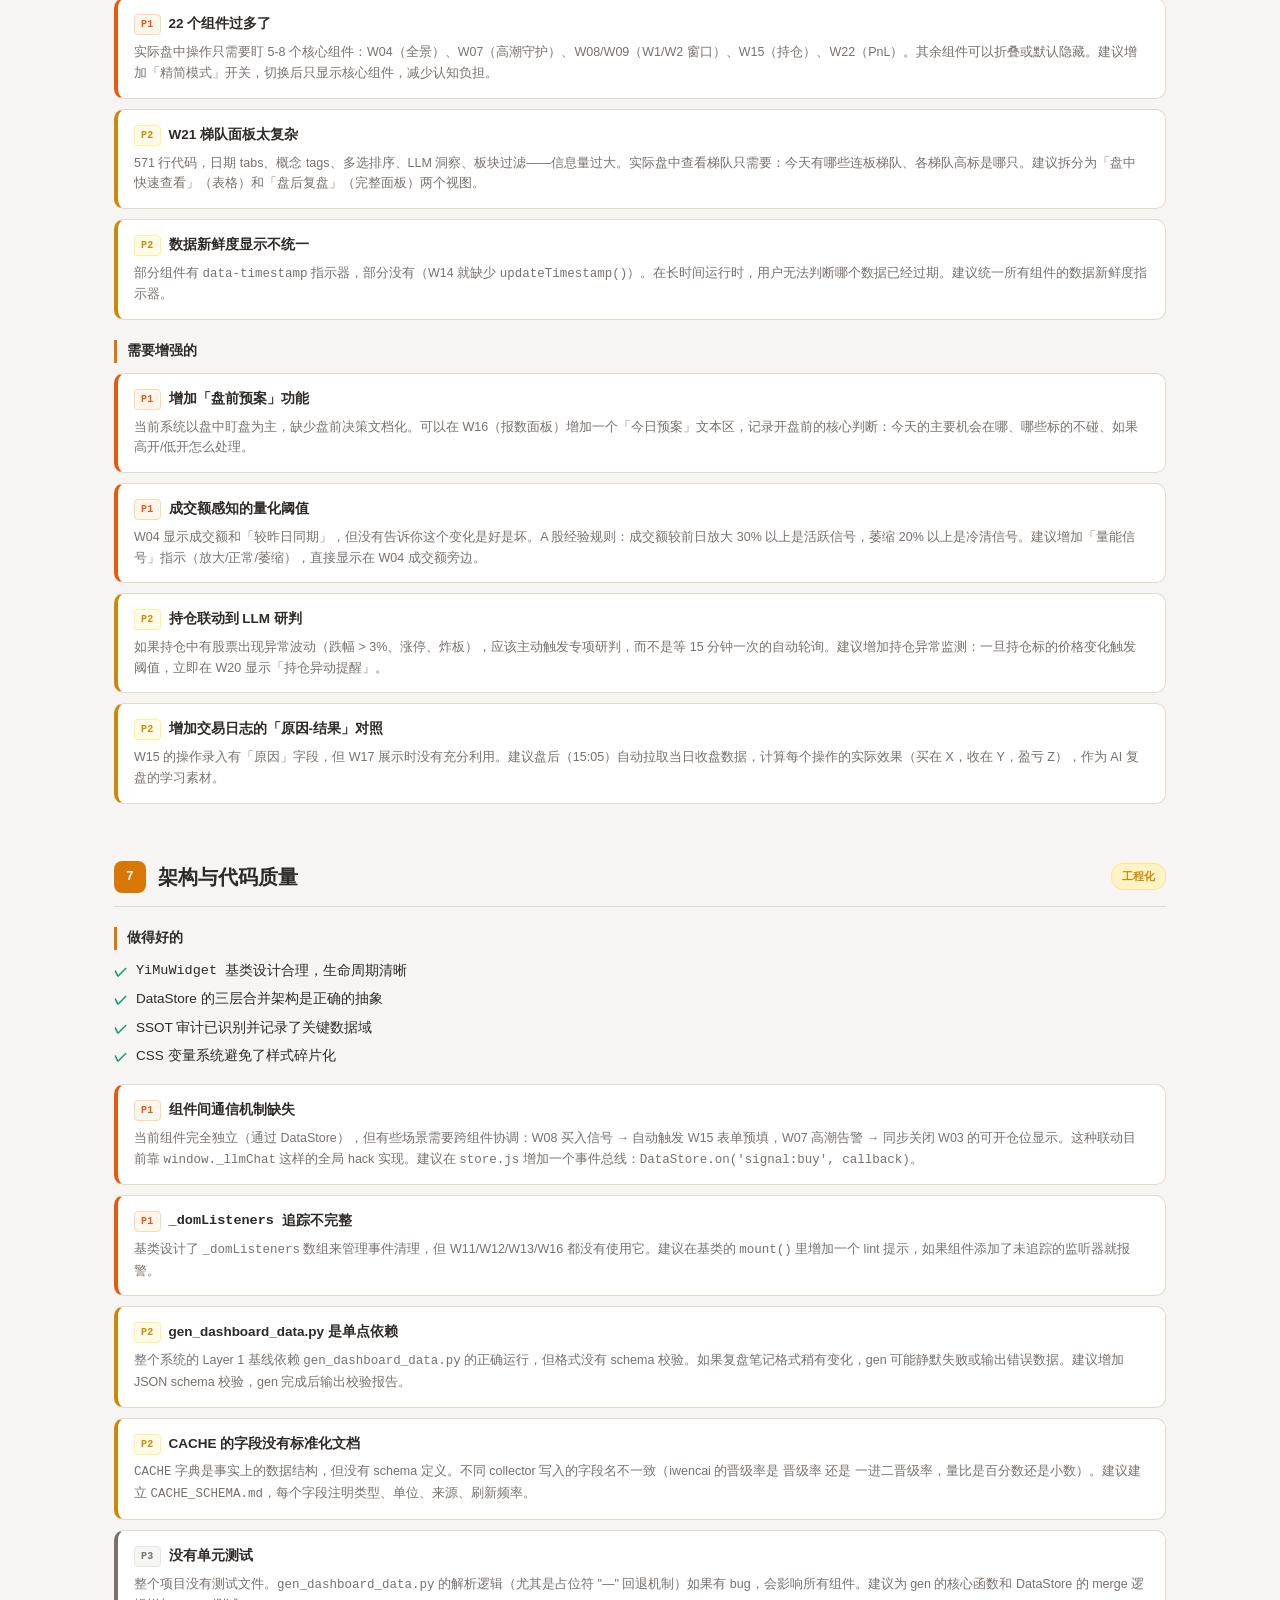
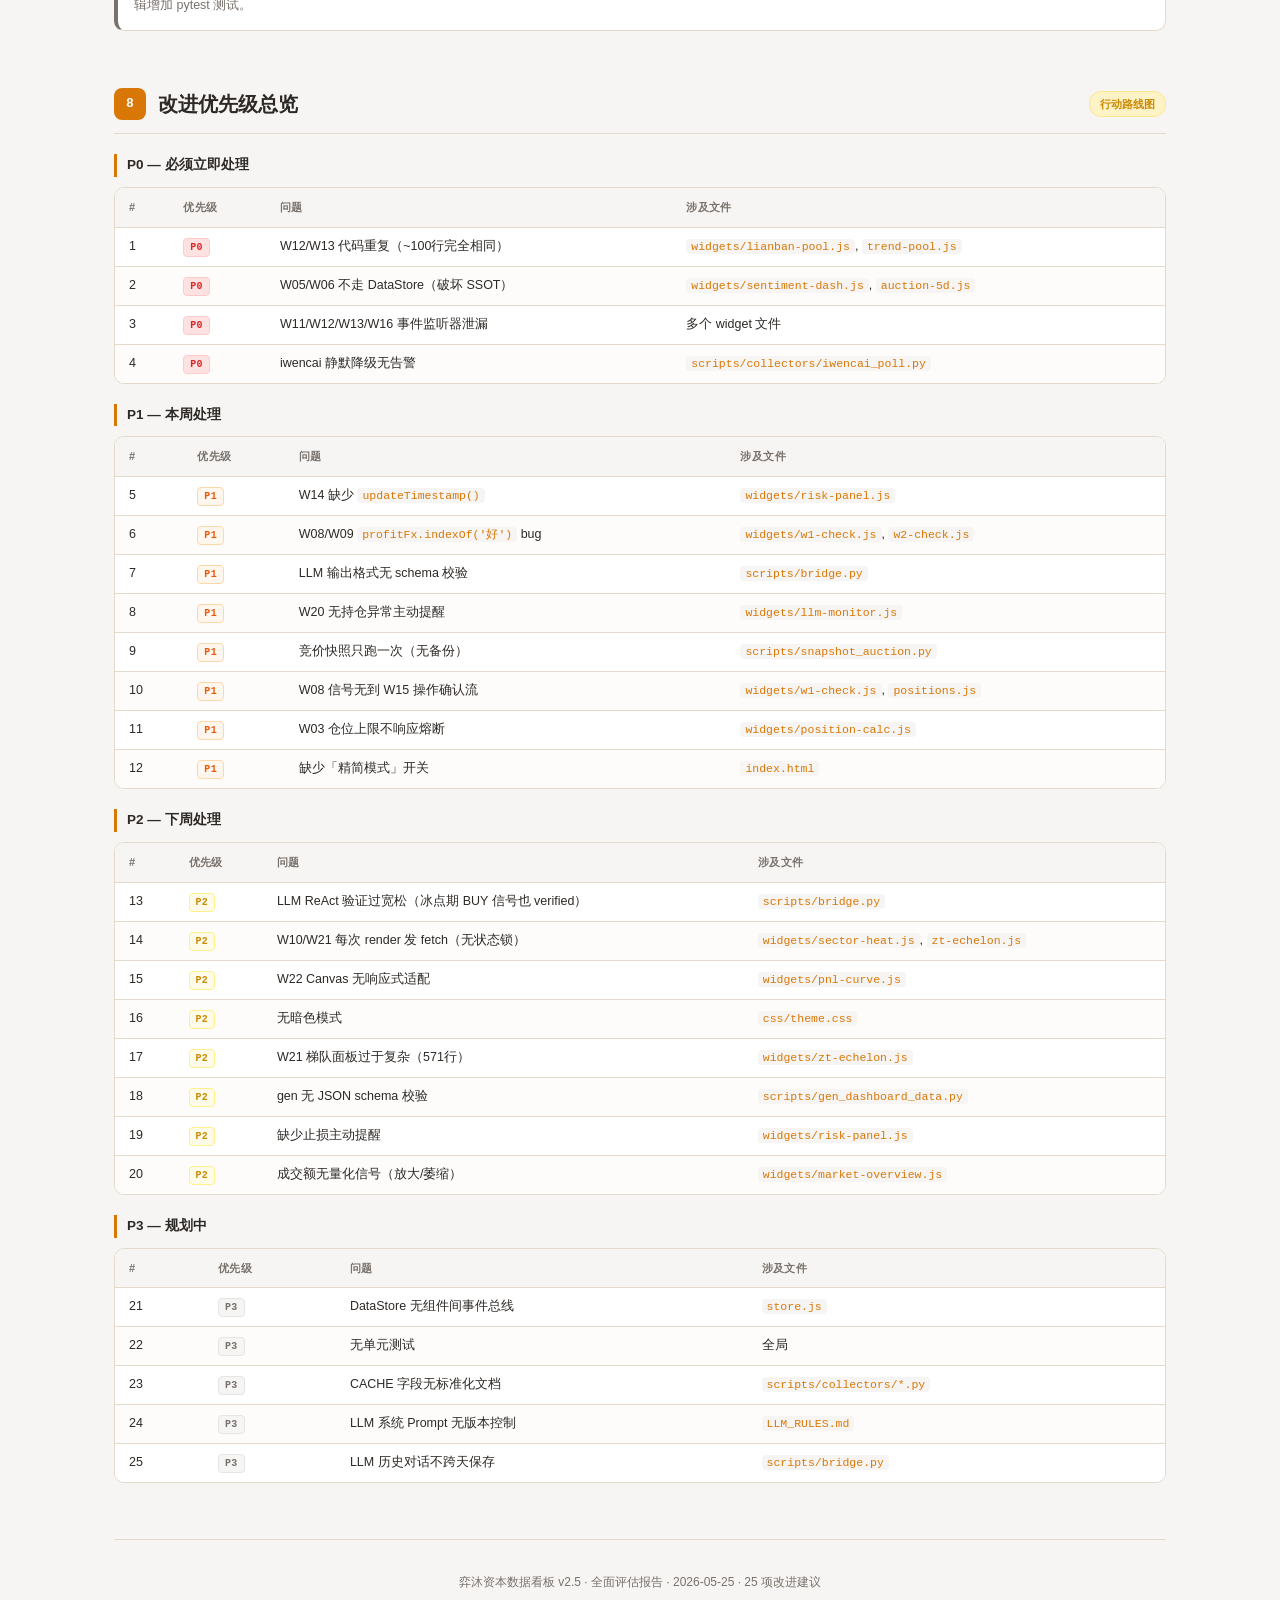
<file: docs/_archive/全面评估报告-20260525.html>
<!DOCTYPE html>
<html lang="zh-CN">
<head>
<meta charset="UTF-8">
<meta name="viewport" content="width=device-width, initial-scale=1.0">
<title>弈沐资本数据看板 v2.5 — 全面评估报告 2026-05-25</title>
<style>
  :root {
    --bg: #F7F5F3; --bg-card: #FFFFFF; --text: #2D2926; --muted: #78716C;
    --border: #E3DACC; --accent: #D97706; --p0: #DC2626; --p1: #EA580C;
    --p2: #CA8A04; --p3: #78716C; --ok: #059669;
    --shadow: rgba(45,41,38,0.08); --radius: 10px;
    --font: -apple-system, BlinkMacSystemFont, "Segoe UI", "PingFang SC", "Microsoft YaHei", sans-serif;
    --serif: Georgia, "Noto Serif SC", ui-serif, serif;
  }
  *, *::before, *::after { box-sizing: border-box; margin: 0; padding: 0; }
  html { scroll-behavior: smooth; }
  body { font-family: var(--font); background: var(--bg); color: var(--text); font-size: 14px; line-height: 1.7; }

  nav {
    position: fixed; top: 0; left: 0; right: 0;
    background: rgba(247,245,243,0.95); backdrop-filter: blur(12px);
    border-bottom: 1.5px solid var(--border); z-index: 100;
    padding: 0 32px; display: flex; align-items: center; gap: 24px; height: 52px;
  }
  nav .logo { font-family: var(--serif); font-size: 15px; font-weight: 700; color: var(--accent); white-space: nowrap; }
  nav .nav-links { display: flex; gap: 4px; overflow-x: auto; scrollbar-width: none; }
  nav .nav-links::-webkit-scrollbar { display: none; }
  nav a { text-decoration: none; color: var(--muted); font-size: 12.5px; padding: 4px 10px; border-radius: 6px; white-space: nowrap; transition: background 0.15s, color 0.15s; }
  nav a:hover, nav a.active { background: var(--border); color: var(--text); }

  .container { max-width: 1100px; margin: 0 auto; padding: 32px 24px 80px; }

  .hero { padding: 64px 0 48px; text-align: center; }
  .hero .eyebrow { display: inline-flex; align-items: center; gap: 6px; background: #FFF7ED; border: 1px solid #FED7AA; color: var(--accent); font-size: 11.5px; font-weight: 600; letter-spacing: 0.5px; padding: 4px 12px; border-radius: 20px; margin-bottom: 20px; text-transform: uppercase; }
  .hero h1 { font-family: var(--serif); font-size: 36px; font-weight: 700; letter-spacing: -0.5px; margin-bottom: 10px; }
  .hero .subtitle { font-size: 16px; color: var(--muted); margin-bottom: 28px; }
  .hero .meta-row { display: flex; justify-content: center; gap: 24px; flex-wrap: wrap; }
  .meta-pill { background: var(--bg-card); border: 1px solid var(--border); border-radius: 8px; padding: 6px 14px; font-size: 12.5px; color: var(--muted); }
  .meta-pill strong { color: var(--text); }

  .summary-row { display: grid; grid-template-columns: repeat(auto-fill, minmax(200px, 1fr)); gap: 12px; margin-bottom: 48px; }
  .sum-card { background: var(--bg-card); border: 1.5px solid var(--border); border-radius: var(--radius); padding: 16px 18px; transition: box-shadow 0.2s, transform 0.2s; }
  .sum-card:hover { box-shadow: 0 4px 20px var(--shadow); transform: translateY(-1px); }
  .sum-card .sum-label { font-size: 11px; font-weight: 600; letter-spacing: 0.4px; text-transform: uppercase; color: var(--muted); margin-bottom: 6px; }
  .sum-card .sum-value { font-size: 26px; font-weight: 700; font-family: ui-monospace, 'SF Mono', monospace; line-height: 1.1; }
  .sum-card .sum-sub { font-size: 11.5px; color: var(--muted); margin-top: 4px; }

  .section { margin-bottom: 56px; }
  .section-header { display: flex; align-items: center; gap: 12px; margin-bottom: 20px; padding-bottom: 12px; border-bottom: 1.5px solid var(--border); }
  .section-num { width: 32px; height: 32px; background: var(--accent); color: #fff; border-radius: 8px; display: flex; align-items: center; justify-content: center; font-size: 13px; font-weight: 700; font-family: ui-monospace, monospace; flex-shrink: 0; }
  .section-title { font-family: var(--serif); font-size: 20px; font-weight: 700; }
  .section-badge { margin-left: auto; font-size: 11px; font-weight: 600; padding: 3px 10px; border-radius: 12px; background: #FEF3C7; color: var(--p2); border: 1px solid #FDE68A; }

  .sub-header { font-size: 13.5px; font-weight: 700; color: var(--text); margin: 20px 0 10px; padding-left: 10px; border-left: 3px solid var(--accent); }

  .check-list { list-style: none; display: flex; flex-direction: column; gap: 6px; margin-bottom: 16px; }
  .check-list li { display: flex; align-items: flex-start; gap: 8px; font-size: 13.5px; line-height: 1.6; }
  .check-list li::before { content: '✓'; color: var(--ok); font-weight: 700; flex-shrink: 0; margin-top: 1px; }

  .p-badge { display: inline-block; font-size: 10px; font-weight: 700; font-family: ui-monospace, monospace; padding: 1px 6px; border-radius: 4px; letter-spacing: 0.3px; text-transform: uppercase; }
  .p-badge.p0 { background: #FEE2E2; color: var(--p0); border: 1px solid #FECACA; }
  .p-badge.p1 { background: #FFF7ED; color: var(--p1); border: 1px solid #FED7AA; }
  .p-badge.p2 { background: #FEFCE8; color: var(--p2); border: 1px solid #FEF08A; }
  .p-badge.p3 { background: #F5F5F4; color: var(--p3); border: 1px solid #E7E5E4; }
  .p-badge.ok { background: #D1FAE5; color: var(--ok); border: 1px solid #A7F3D0; }

  .table-wrap { overflow-x: auto; margin-bottom: 20px; border-radius: var(--radius); border: 1.5px solid var(--border); }
  table { width: 100%; border-collapse: collapse; font-size: 12.5px; background: var(--bg-card); }
  thead { background: var(--bg); }
  th { text-align: left; font-weight: 600; color: var(--muted); font-size: 11px; text-transform: uppercase; letter-spacing: 0.4px; padding: 10px 14px; border-bottom: 1.5px solid var(--border); white-space: nowrap; }
  td { padding: 9px 14px; border-bottom: 1px solid var(--border); vertical-align: top; line-height: 1.5; }
  tr:last-child td { border-bottom: none; }
  tr:nth-child(even) td { background: #FDFCFB; }
  tr:hover td { background: #FFFBF5; }
  td code { font-family: ui-monospace, monospace; font-size: 11.5px; background: var(--bg); padding: 1px 5px; border-radius: 4px; color: var(--accent); }

  .issue-card { background: var(--bg-card); border: 1.5px solid var(--border); border-radius: var(--radius); padding: 14px 16px; margin-bottom: 10px; transition: box-shadow 0.15s; }
  .issue-card:hover { box-shadow: 0 3px 14px var(--shadow); }
  .issue-card.p0-border { border-left: 4px solid var(--p0); }
  .issue-card.p1-border { border-left: 4px solid var(--p1); }
  .issue-card.p2-border { border-left: 4px solid var(--p2); }
  .issue-card.p3-border { border-left: 4px solid var(--p3); }
  .issue-card.ok-border { border-left: 4px solid var(--ok); }
  .issue-title { font-weight: 600; font-size: 13.5px; margin-bottom: 6px; display: flex; align-items: center; gap: 8px; }
  .issue-desc { font-size: 12.5px; color: var(--muted); line-height: 1.65; }

  .comp-grid { display: grid; grid-template-columns: repeat(auto-fill, minmax(140px, 1fr)); gap: 8px; margin-bottom: 16px; }
  .comp-item { background: var(--bg-card); border: 1.5px solid var(--border); border-radius: 8px; padding: 10px 12px; font-size: 12px; font-family: ui-monospace, monospace; font-weight: 600; text-align: center; transition: transform 0.15s, box-shadow 0.15s; }
  .comp-item:hover { transform: translateY(-1px); box-shadow: 0 3px 12px var(--shadow); }
  .comp-item.ok { border-color: #A7F3D0; background: #F0FDF4; color: var(--ok); }
  .comp-item.warn { border-color: #FED7AA; background: #FFFBEB; color: var(--p1); }
  .comp-item.bad { border-color: #FECACA; background: #FEF2F2; color: var(--p0); }
  .comp-item .comp-tag { display: inline-block; font-size: 9.5px; font-weight: 700; letter-spacing: 0.3px; text-transform: uppercase; margin-top: 3px; padding: 1px 5px; border-radius: 4px; }
  .comp-item.ok .comp-tag { background: #D1FAE5; color: var(--ok); }
  .comp-item.warn .comp-tag { background: #FFF7ED; color: var(--p1); }
  .comp-item.bad .comp-tag { background: #FEE2E2; color: var(--p0); }

  .callout { background: #FFFBEB; border: 1.5px solid #FDE68A; border-radius: var(--radius); padding: 14px 16px; margin: 16px 0; font-size: 13px; color: #92400E; display: flex; gap: 10px; align-items: flex-start; }
  .callout .callout-icon { font-size: 16px; flex-shrink: 0; }
  .callout strong { display: block; margin-bottom: 3px; font-size: 12.5px; }

  footer { text-align: center; padding: 32px 0; border-top: 1.5px solid var(--border); font-size: 12px; color: var(--muted); margin-top: 16px; }

  @media (max-width: 640px) {
    .hero h1 { font-size: 26px; }
    .summary-row { grid-template-columns: 1fr 1fr; }
    .container { padding: 24px 16px 60px; }
    nav { padding: 0 16px; }
    .comp-grid { grid-template-columns: repeat(auto-fill, minmax(110px, 1fr)); }
  }
  @media print { nav { display: none; } body { background: white; } .issue-card, .sum-card { break-inside: avoid; } }
  ::-webkit-scrollbar { width: 6px; height: 6px; }
  ::-webkit-scrollbar-track { background: var(--bg); }
  ::-webkit-scrollbar-thumb { background: var(--border); border-radius: 3px; }
</style>
</head>
<body>

<nav>
  <span class="logo">弈沐资本</span>
  <div class="nav-links">
    <a href="#s1">数据管线</a>
    <a href="#s2">组件质量</a>
    <a href="#s3">AI 系统</a>
    <a href="#s4">UI/UX</a>
    <a href="#s5">交易决策</a>
    <a href="#s6">场景适配</a>
    <a href="#s7">架构质量</a>
    <a href="#s8">改进优先级</a>
  </div>
</nav>

<div class="container">

<div class="hero" id="top">
  <div class="eyebrow">全面评估报告</div>
  <h1>弈沐资本数据看板 v2.5</h1>
  <p class="subtitle">22 组件 + 后端管线 + AI 系统 + UI/UX + 交易决策 &middot; 2026-05-25</p>
  <div class="meta-row">
    <span class="meta-pill"><strong>22</strong> 组件</span>
    <span class="meta-pill"><strong>3</strong> 层数据管线</span>
    <span class="meta-pill"><strong>20+</strong> 后端定时任务</span>
    <span class="meta-pill"><strong>25</strong> 待改进项</span>
    <span class="meta-pill"><strong>4</strong> P0 问题</span>
  </div>
</div>

<div class="summary-row">
  <div class="sum-card">
    <div class="sum-label">P0 问题</div>
    <div class="sum-value" style="color:var(--p0)">4</div>
    <div class="sum-sub">必须立即处理</div>
  </div>
  <div class="sum-card">
    <div class="sum-label">P1 问题</div>
    <div class="sum-value" style="color:var(--p1)">8</div>
    <div class="sum-sub">本周处理</div>
  </div>
  <div class="sum-card">
    <div class="sum-label">P2 问题</div>
    <div class="sum-value" style="color:var(--p2)">8</div>
    <div class="sum-sub">下周处理</div>
  </div>
  <div class="sum-card">
    <div class="sum-label">P3 问题</div>
    <div class="sum-value" style="color:var(--muted)">5</div>
    <div class="sum-sub">规划中</div>
  </div>
  <div class="sum-card">
    <div class="sum-label">高质量组件</div>
    <div class="sum-value" style="color:var(--ok)">7</div>
    <div class="sum-sub">W17&middot;W19&middot;W18&middot;W07&middot;W15&middot;W04&middot;W22</div>
  </div>
  <div class="sum-card">
    <div class="sum-label">有问题的组件</div>
    <div class="sum-value" style="color:var(--p1)">9</div>
    <div class="sum-sub">需修复或重构</div>
  </div>
</div>

<!-- S1 -->
<div class="section" id="s1">
  <div class="section-header">
    <div class="section-num">1</div>
    <div class="section-title">数据管线 &mdash; 可靠性与盲区</div>
    <span class="section-badge">架构核心</span>
  </div>
  <div class="sub-header">做得好的</div>
  <ul class="check-list">
    <li>CACHE 热启动（<code>cache_dump.json</code>）保证 bridge 重启后不白屏</li>
    <li><code>atomic_write_json</code> + FileLock 防止多进程写入损坏</li>
    <li>竞价快照选在 9:28（给 iwencai 留足处理时间）</li>
    <li>三层 PnL 保护机制（gen 不覆盖实时持仓）</li>
    <li>成交额对比用 <code>update()</code> 而非赋值——避免了昨天数据被抹的问题</li>
  </ul>

  <div class="issue-card p0-border">
    <div class="issue-title"><span class="p-badge p0">P0</span> iwencai 数据质量隐患</div>
    <div class="issue-desc">10 分钟轮询一次，但 pywencai fallback 是同步阻塞的，每次 poll 要跑 8 个查询。若 OpenAPI 超限或 pywencai 报错，整个 iwencai 数据域会静默退化为旧值，前端没有任何「数据过期」警告。建议在 <code>CACHE["iwencai"]</code> 增加一个 <code>_fetch_time</code> 字段，前端组件据此显示「数据已过时 N 分钟」警告。</div>
  </div>
  <div class="issue-card p1-border">
    <div class="issue-title"><span class="p-badge p1">P1</span> 竞价快照只跑一次</div>
    <div class="issue-desc"><code>snapshot_auction.py</code> 只在 9:28 执行一次，如果当天 bridge 重启，竞价快照永远是 9:28 的数据，W06 会持续显示过时的 5 维信号灯。建议增加一个 10:00 备份快照。</div>
  </div>
  <div class="issue-card p1-border">
    <div class="issue-title"><span class="p-badge p1">P1</span> yesterday_compare 数据脆弱</div>
    <div class="issue-desc">昨日成交额对比依赖 PyTDX 的 15 分钟 K 线数据，连接在行情波动时容易抖动。当前 <code>collect_yesterday_compare</code> 没有独立日志，如果这个数据丢了，W04 成交额对比就永久空白。建议增加采集成功率的监控指标。</div>
  </div>
  <div class="issue-card p2-border">
    <div class="issue-title"><span class="p-badge p2">P2</span> sentiment_auto.json 是 append 操作</div>
    <div class="issue-desc">每次快照追加到文件末尾，若当机时文件写入一半，可能损坏 JSON 结构导致 W05 读取崩溃。建议换成 append-only 格式（每行一个 JSON），或者写临时文件再 rename。</div>
  </div>
</div>

<!-- S2 -->
<div class="section" id="s2">
  <div class="section-header">
    <div class="section-num">2</div>
    <div class="section-title">22 组件质量</div>
    <span class="section-badge">Widget 生态</span>
  </div>
  <div class="sub-header">高质量组件 <span style="font-weight:400;color:var(--muted);font-size:12px">— 代码简洁、错误处理完善、数据流清晰</span></div>
  <div class="comp-grid">
    <div class="comp-item ok">W17<div class="comp-tag">56行&middot;无冗余</div></div>
    <div class="comp-item ok">W19<div class="comp-tag">午盘复核</div></div>
    <div class="comp-item ok">W18<div class="comp-tag">锚定&middot;清晰</div></div>
    <div class="comp-item ok">W07<div class="comp-tag">高潮守护</div></div>
    <div class="comp-item ok">W15<div class="comp-tag">交互完善</div></div>
    <div class="comp-item ok">W04<div class="comp-tag">全景&middot;丰富</div></div>
    <div class="comp-item ok">W22<div class="comp-tag">PnL曲线</div></div>
  </div>
  <div class="sub-header">需修复的组件</div>

  <div class="issue-card p0-border">
    <div class="issue-title"><span class="p-badge p0">P0</span> W05、W06 数据源不规范</div>
    <div class="issue-desc">这两个组件不通过 DataStore 订阅，而是直接 <code>fetch()</code> 文件。破坏了 SSOT 架构——数据不会随 bridge CACHE 更新而刷新，GridStack 重排时组件行为不一致。应该将这两个文件也纳入 DataStore 的订阅体系。</div>
  </div>
  <div class="issue-card p0-border">
    <div class="issue-title"><span class="p-badge p0">P0</span> W12、W13 代码重复</div>
    <div class="issue-desc">两个组件近 100 行几乎完全相同，只是数据源不同（连板池 vs 趋势池）。维护成本翻倍——改一个逻辑要改两处。应该抽象出 <code>StockPoolWidget</code> 基类或共享渲染函数。</div>
  </div>
  <div class="issue-card p1-border">
    <div class="issue-title"><span class="p-badge p1">P1</span> W11、W12、W13、W16 事件监听器泄漏</div>
    <div class="issue-desc"><code>addEventListener</code> 没有通过 <code>_domListeners</code> 追踪，组件销毁时监听器残留在 DOM 上。每次数据刷新都添加新监听器，造成内存泄漏。建议统一改用事件委托模式，在基类层统一处理。</div>
  </div>
  <div class="issue-card p1-border">
    <div class="issue-title"><span class="p-badge p1">P1</span> W14 缺少 <code>updateTimestamp()</code></div>
    <div class="issue-desc">风控面板 W14 在 <code>render()</code> 末尾没有调用 <code>this.updateTimestamp()</code>，导致数据新鲜度指示器始终显示灰色（dead）状态。</div>
  </div>
  <div class="issue-card p2-border">
    <div class="issue-title"><span class="p-badge p2">P2</span> W08、W09 <code>profitFx.indexOf('好')</code> 逻辑 bug</div>
    <div class="issue-desc"><code>"不好"</code> 会被错误匹配为正收益。字符串判断太粗糙，建议用精确的 <code>===</code> 或枚举对照。</div>
  </div>
  <div class="issue-card p2-border">
    <div class="issue-title"><span class="p-badge p2">P2</span> W10、W21 每次 render 都发 fetch</div>
    <div class="issue-desc">W10（板块）和 W21（梯队）每次 <code>_renderBody()</code> 都调用 <code>_loadInsights()</code>，没有 <code>_loading</code> 状态锁，导致频繁重复请求。</div>
  </div>
  <div class="issue-card p2-border">
    <div class="issue-title"><span class="p-badge p2">P2</span> W12/W13 买入颜色语义不一致</div>
    <div class="issue-desc">W12 的「追」用红色，W13 的「买入」用绿色。两者都是买入信号但颜色相反，容易混淆。建议统一：买入 = <code>up</code>（红），红色代表「可执行/积极」。</div>
  </div>
</div>

<!-- S3 -->
<div class="section" id="s3">
  <div class="section-header">
    <div class="section-num">3</div>
    <div class="section-title">AI / LLM 系统</div>
    <span class="section-badge">潜力最大</span>
  </div>
  <div class="sub-header">做得好的</div>
  <ul class="check-list">
    <li>14 分钟自动研判，后台运行，浏览器关了也跑</li>
    <li>ReAct 信号验证层，防止幻觉信号</li>
    <li>3 轮对话记忆，W20 监控卡片 + 浮动聊天框双入口</li>
    <li>DeepSeek V4-Flash 成本可控（Flash 模型）</li>
  </ul>

  <div class="issue-card p1-border">
    <div class="issue-title"><span class="p-badge p1">P1</span> LLM 输出格式依赖标记词</div>
    <div class="issue-desc">后端用 <code>[TEXT]</code>/<code>[SIGNALS]</code> 字符串分割来解析输出，如果模型格式稍变就静默失败。当前没有对解析结果的 schema 校验——<code>signals</code> 数组可能为空或格式错误，前端显示无信号但不报错。建议增加 JSON-mode 输出或在 prompt 中要求能被 <code>json.loads</code> 解析的格式。</div>
  </div>
  <div class="issue-card p1-border">
    <div class="issue-title"><span class="p-badge p1">P1</span> ReAct 验证过于宽松</div>
    <div class="issue-desc">对每个信号只检查基础条件，但不验证信号与当前情绪区间的匹配度。例如在冰点（情绪 &lt;20%）时，模型输出 BUY 信号仍会被标记为 verified。建议增加情绪-信号的联动校验：冰点不输出 BUY，双冰不追涨，高潮期不追连板。</div>
  </div>
  <div class="issue-card p2-border">
    <div class="issue-title"><span class="p-badge p2">P2</span> 系统 Prompt 无版本控制</div>
    <div class="issue-desc"><code>LLM_RULES.md</code> 是纯文本，每次修改即时生效，没有版本记录。如果改错了规则，LLM 的行为会悄悄改变，但没有回滚机制。建议在 <code>llm_insights.json</code> 的每条记录中保存当时使用的 rules hash。</div>
  </div>
  <div class="issue-card p2-border">
    <div class="issue-title"><span class="p-badge p2">P2</span> 手动/自动模式共享同一个流</div>
    <div class="issue-desc">如果自动研判出错（iwencai 数据异常），手动问答也会受影响。建议分离处理：自动研判在发送前增加数据完整性校验，手动问答更宽容。</div>
  </div>
  <div class="issue-card p3-border">
    <div class="issue-title"><span class="p-badge p3">P3</span> 对话历史只存今天</div>
    <div class="issue-desc">历史对话没有长期保存，如果想回顾「上周五 AI 说了什么」只能翻笔记。建议增加周度归档，或在 <code>pnl.db</code> 的 <code>llm_insights</code> 表中保留所有历史。</div>
  </div>
</div>

<!-- S4 -->
<div class="section" id="s4">
  <div class="section-header">
    <div class="section-num">4</div>
    <div class="section-title">UI/UX 设计 &mdash; 暖砚风格</div>
    <span class="section-badge">体验层</span>
  </div>
  <div class="sub-header">做得好的</div>
  <ul class="check-list">
    <li>CSS 变量系统（54 个变量）覆盖完整，主题一致性高</li>
    <li><code>tabular-nums lining-nums</code> 数字等宽，阅读体验好</li>
    <li>红涨绿跌 + 符号双保险，符合 A 股习惯</li>
    <li>Widget 分类色条（决策/数据/风控/工具）视觉清晰</li>
    <li>GridStack 可拖拽布局，个性化体验好</li>
  </ul>

  <div class="issue-card p1-border">
    <div class="issue-title"><span class="p-badge p1">P1</span> W20 浮动聊天框层级冲突风险</div>
    <div class="issue-desc"><code>z-index: 3000</code> 硬编码，如果将来有其他浮层需要更高层级会产生覆盖问题。建议改用 CSS 变量管理层级。</div>
  </div>
  <div class="issue-card p1-border">
    <div class="issue-title"><span class="p-badge p1">P1</span> 没有暗色模式</div>
    <div class="issue-desc">长时间盯盘的投资者（尤其是晚盘）会希望暗色主题。当前后台主题色是暖砚白（<code>#F7F5F3</code>）。建议增加 <code>prefers-color-scheme: dark</code> 支持，或提供主题切换开关。</div>
  </div>
  <div class="issue-card p2-border">
    <div class="issue-title"><span class="p-badge p2">P2</span> 响应式布局缺失</div>
    <div class="issue-desc">GridStack 配置固定 <code>column: 12</code>，笔记本（1366&times;768）上组件过于拥挤。W22 的 Canvas 图虽然处理了 DPR 缩放，但图表区域在窄屏下容易被压缩。</div>
  </div>
  <div class="issue-card p2-border">
    <div class="issue-title"><span class="p-badge p2">P2</span> 组件刷新时无骨架屏/过渡</div>
    <div class="issue-desc">数据刷新时组件内容直接替换，没有淡入淡出或骨架占位。对于 W04（全景）和 W10（板块）这类数据量大的组件，刷新瞬间的视觉跳变明显。</div>
  </div>
  <div class="issue-card p3-border">
    <div class="issue-title"><span class="p-badge p3">P3</span> 全局快捷键无冲突检测</div>
    <div class="issue-desc"><code>R/P/Ctrl+S/A/Ctrl+F</code> 等快捷键没有检查是否与浏览器或系统快捷键冲突。<code>A</code> 键在某些输入法下可能失效。</div>
  </div>
</div>

<!-- S5 -->
<div class="section" id="s5">
  <div class="section-header">
    <div class="section-num">5</div>
    <div class="section-title">交易决策支持</div>
    <span class="section-badge">核心闭环</span>
  </div>

  <div class="callout">
    <div class="callout-icon">&#9654;</div>
    <div>
      <strong>当前链路</strong>
      LLM_RULES.md (规则) &rarr; W08/W09 (规则执行检查) &rarr; W15 (操作录入) &rarr; W17 (今日操作展示) &rarr; W22 (PnL闭环)
    </div>
  </div>

  <div class="issue-card p1-border">
    <div class="issue-title"><span class="p-badge p1">P1</span> 缺少「信号 &rarr; 操作」的确认流程</div>
    <div class="issue-desc">W08/W09 显示「买入/等待/降级」信号，但信号到 W15 录入之间是手动操作。这个 3 秒的摩擦在紧张的盘前/盘中会显著影响决策执行率。建议在 W08/W09 增加「录入操作」快捷入口，直接调起 W15 的买入表单并预填标的名称。</div>
  </div>
  <div class="issue-card p1-border">
    <div class="issue-title"><span class="p-badge p1">P1</span> W03 仓位上限不响应熔断</div>
    <div class="issue-desc">W03（仓位计算）的上限从 <code>data.style.总仓位上限</code> 读取，这是每日基线。但如果熔断触发（由 W07 检测），W03 不会自动更新上限。需要增加一个 DataStore 订阅：当 <code>risk.熔断触发</code> 变化时，W03 重新渲染。</div>
  </div>
  <div class="issue-card p2-border">
    <div class="issue-title"><span class="p-badge p2">P2</span> W02 风格检测是每日一次静态值</div>
    <div class="issue-desc">风格分数在每日 8:30 由 <code>style_detect.py</code> 生成，但盘中风格可能改变（W02 无法感知）。建议增加盘中风格再评估机制，用 iwencai 的板块热度数据驱动动态调整。</div>
  </div>
  <div class="issue-card p2-border">
    <div class="issue-title"><span class="p-badge p2">P2</span> 没有止损提醒的实际触发</div>
    <div class="issue-desc">LLM_RULES 里明确写了止损规则（连板 5%、趋势 7%），但当前系统只做「展示」，没有主动提醒。W14 可以显示持仓成本和现价，但没有计算哪个持仓已触及止损线并主动报警。</div>
  </div>
  <div class="issue-card p3-border">
    <div class="issue-title"><span class="p-badge p3">P3</span> 冰点/双冰检测是静态的</div>
    <div class="issue-desc">W19 只在午盘复核时展示双冰状态，但双冰是前置条件，应该在开盘前就判断（gen 阶段）。建议将双冰检测自动化：用 <code>sentiment_auto.json</code> 的历史情绪数据自动计算。</div>
  </div>
</div>

<!-- S6 -->
<div class="section" id="s6">
  <div class="section-header">
    <div class="section-num">6</div>
    <div class="section-title">个人投资者场景适配</div>
    <span class="section-badge">信息降噪</span>
  </div>

  <div class="callout">
    <div class="callout-icon">&#9888;</div>
    <div>
      <strong>核心痛点</strong>
      作为个人股票投资者，核心痛点是个<strong>信息过载</strong>和<strong>决策疲劳</strong>。系统当前 22 个组件是信息密集型设计，但有些地方反而制造噪音。
    </div>
  </div>

  <div class="sub-header">需要精简的</div>

  <div class="issue-card p1-border">
    <div class="issue-title"><span class="p-badge p1">P1</span> 22 个组件过多了</div>
    <div class="issue-desc">实际盘中操作只需要盯 5-8 个核心组件：W04（全景）、W07（高潮守护）、W08/W09（W1/W2 窗口）、W15（持仓）、W22（PnL）。其余组件可以折叠或默认隐藏。建议增加「精简模式」开关，切换后只显示核心组件，减少认知负担。</div>
  </div>
  <div class="issue-card p2-border">
    <div class="issue-title"><span class="p-badge p2">P2</span> W21 梯队面板太复杂</div>
    <div class="issue-desc">571 行代码，日期 tabs、概念 tags、多选排序、LLM 洞察、板块过滤——信息量过大。实际盘中查看梯队只需要：今天有哪些连板梯队、各梯队高标是哪只。建议拆分为「盘中快速查看」（表格）和「盘后复盘」（完整面板）两个视图。</div>
  </div>
  <div class="issue-card p2-border">
    <div class="issue-title"><span class="p-badge p2">P2</span> 数据新鲜度显示不统一</div>
    <div class="issue-desc">部分组件有 <code>data-timestamp</code> 指示器，部分没有（W14 就缺少 <code>updateTimestamp()</code>）。在长时间运行时，用户无法判断哪个数据已经过期。建议统一所有组件的数据新鲜度指示器。</div>
  </div>

  <div class="sub-header">需要增强的</div>

  <div class="issue-card p1-border">
    <div class="issue-title"><span class="p-badge p1">P1</span> 增加「盘前预案」功能</div>
    <div class="issue-desc">当前系统以盘中盯盘为主，缺少盘前决策文档化。可以在 W16（报数面板）增加一个「今日预案」文本区，记录开盘前的核心判断：今天的主要机会在哪、哪些标的不碰、如果高开/低开怎么处理。</div>
  </div>
  <div class="issue-card p1-border">
    <div class="issue-title"><span class="p-badge p1">P1</span> 成交额感知的量化阈值</div>
    <div class="issue-desc">W04 显示成交额和「较昨日同期」，但没有告诉你这个变化是好是坏。A 股经验规则：成交额较前日放大 30% 以上是活跃信号，萎缩 20% 以上是冷清信号。建议增加「量能信号」指示（放大/正常/萎缩），直接显示在 W04 成交额旁边。</div>
  </div>
  <div class="issue-card p2-border">
    <div class="issue-title"><span class="p-badge p2">P2</span> 持仓联动到 LLM 研判</div>
    <div class="issue-desc">如果持仓中有股票出现异常波动（跌幅 &gt; 3%、涨停、炸板），应该主动触发专项研判，而不是等 15 分钟一次的自动轮询。建议增加持仓异常监测：一旦持仓标的价格变化触发阈值，立即在 W20 显示「持仓异动提醒」。</div>
  </div>
  <div class="issue-card p2-border">
    <div class="issue-title"><span class="p-badge p2">P2</span> 增加交易日志的「原因-结果」对照</div>
    <div class="issue-desc">W15 的操作录入有「原因」字段，但 W17 展示时没有充分利用。建议盘后（15:05）自动拉取当日收盘数据，计算每个操作的实际效果（买在 X，收在 Y，盈亏 Z），作为 AI 复盘的学习素材。</div>
  </div>
</div>

<!-- S7 -->
<div class="section" id="s7">
  <div class="section-header">
    <div class="section-num">7</div>
    <div class="section-title">架构与代码质量</div>
    <span class="section-badge">工程化</span>
  </div>
  <div class="sub-header">做得好的</div>
  <ul class="check-list">
    <li><code>YiMuWidget</code> 基类设计合理，生命周期清晰</li>
    <li>DataStore 的三层合并架构是正确的抽象</li>
    <li>SSOT 审计已识别并记录了关键数据域</li>
    <li>CSS 变量系统避免了样式碎片化</li>
  </ul>

  <div class="issue-card p1-border">
    <div class="issue-title"><span class="p-badge p1">P1</span> 组件间通信机制缺失</div>
    <div class="issue-desc">当前组件完全独立（通过 DataStore），但有些场景需要跨组件协调：W08 买入信号 &rarr; 自动触发 W15 表单预填，W07 高潮告警 &rarr; 同步关闭 W03 的可开仓位显示。这种联动目前靠 <code>window._llmChat</code> 这样的全局 hack 实现。建议在 <code>store.js</code> 增加一个事件总线：<code>DataStore.on('signal:buy', callback)</code>。</div>
  </div>
  <div class="issue-card p1-border">
    <div class="issue-title"><span class="p-badge p1">P1</span> <code>_domListeners</code> 追踪不完整</div>
    <div class="issue-desc">基类设计了 <code>_domListeners</code> 数组来管理事件清理，但 W11/W12/W13/W16 都没有使用它。建议在基类的 <code>mount()</code> 里增加一个 lint 提示，如果组件添加了未追踪的监听器就报警。</div>
  </div>
  <div class="issue-card p2-border">
    <div class="issue-title"><span class="p-badge p2">P2</span> gen_dashboard_data.py 是单点依赖</div>
    <div class="issue-desc">整个系统的 Layer 1 基线依赖 <code>gen_dashboard_data.py</code> 的正确运行，但格式没有 schema 校验。如果复盘笔记格式稍有变化，gen 可能静默失败或输出错误数据。建议增加 JSON schema 校验，gen 完成后输出校验报告。</div>
  </div>
  <div class="issue-card p2-border">
    <div class="issue-title"><span class="p-badge p2">P2</span> CACHE 的字段没有标准化文档</div>
    <div class="issue-desc"><code>CACHE</code> 字典是事实上的数据结构，但没有 schema 定义。不同 collector 写入的字段名不一致（iwencai 的晋级率是 <code>晋级率</code> 还是 <code>一进二晋级率</code>，量比是百分数还是小数）。建议建立 <code>CACHE_SCHEMA.md</code>，每个字段注明类型、单位、来源、刷新频率。</div>
  </div>
  <div class="issue-card p3-border">
    <div class="issue-title"><span class="p-badge p3">P3</span> 没有单元测试</div>
    <div class="issue-desc">整个项目没有测试文件。<code>gen_dashboard_data.py</code> 的解析逻辑（尤其是占位符 "—" 回退机制）如果有 bug，会影响所有组件。建议为 gen 的核心函数和 DataStore 的 merge 逻辑增加 pytest 测试。</div>
  </div>
</div>

<!-- S8 -->
<div class="section" id="s8">
  <div class="section-header">
    <div class="section-num">8</div>
    <div class="section-title">改进优先级总览</div>
    <span class="section-badge">行动路线图</span>
  </div>

  <div class="sub-header">P0 &mdash; 必须立即处理</div>
  <div class="table-wrap">
    <table>
      <thead><tr><th>#</th><th>优先级</th><th>问题</th><th>涉及文件</th></tr></thead>
      <tbody>
        <tr><td>1</td><td><span class="p-badge p0">P0</span></td><td>W12/W13 代码重复（~100行完全相同）</td><td><code>widgets/lianban-pool.js</code>, <code>trend-pool.js</code></td></tr>
        <tr><td>2</td><td><span class="p-badge p0">P0</span></td><td>W05/W06 不走 DataStore（破坏 SSOT）</td><td><code>widgets/sentiment-dash.js</code>, <code>auction-5d.js</code></td></tr>
        <tr><td>3</td><td><span class="p-badge p0">P0</span></td><td>W11/W12/W13/W16 事件监听器泄漏</td><td>多个 widget 文件</td></tr>
        <tr><td>4</td><td><span class="p-badge p0">P0</span></td><td>iwencai 静默降级无告警</td><td><code>scripts/collectors/iwencai_poll.py</code></td></tr>
      </tbody>
    </table>
  </div>

  <div class="sub-header">P1 &mdash; 本周处理</div>
  <div class="table-wrap">
    <table>
      <thead><tr><th>#</th><th>优先级</th><th>问题</th><th>涉及文件</th></tr></thead>
      <tbody>
        <tr><td>5</td><td><span class="p-badge p1">P1</span></td><td>W14 缺少 <code>updateTimestamp()</code></td><td><code>widgets/risk-panel.js</code></td></tr>
        <tr><td>6</td><td><span class="p-badge p1">P1</span></td><td>W08/W09 <code>profitFx.indexOf('好')</code> bug</td><td><code>widgets/w1-check.js</code>, <code>w2-check.js</code></td></tr>
        <tr><td>7</td><td><span class="p-badge p1">P1</span></td><td>LLM 输出格式无 schema 校验</td><td><code>scripts/bridge.py</code></td></tr>
        <tr><td>8</td><td><span class="p-badge p1">P1</span></td><td>W20 无持仓异常主动提醒</td><td><code>widgets/llm-monitor.js</code></td></tr>
        <tr><td>9</td><td><span class="p-badge p1">P1</span></td><td>竞价快照只跑一次（无备份）</td><td><code>scripts/snapshot_auction.py</code></td></tr>
        <tr><td>10</td><td><span class="p-badge p1">P1</span></td><td>W08 信号无到 W15 操作确认流</td><td><code>widgets/w1-check.js</code>, <code>positions.js</code></td></tr>
        <tr><td>11</td><td><span class="p-badge p1">P1</span></td><td>W03 仓位上限不响应熔断</td><td><code>widgets/position-calc.js</code></td></tr>
        <tr><td>12</td><td><span class="p-badge p1">P1</span></td><td>缺少「精简模式」开关</td><td><code>index.html</code></td></tr>
      </tbody>
    </table>
  </div>

  <div class="sub-header">P2 &mdash; 下周处理</div>
  <div class="table-wrap">
    <table>
      <thead><tr><th>#</th><th>优先级</th><th>问题</th><th>涉及文件</th></tr></thead>
      <tbody>
        <tr><td>13</td><td><span class="p-badge p2">P2</span></td><td>LLM ReAct 验证过宽松（冰点期 BUY 信号也 verified）</td><td><code>scripts/bridge.py</code></td></tr>
        <tr><td>14</td><td><span class="p-badge p2">P2</span></td><td>W10/W21 每次 render 发 fetch（无状态锁）</td><td><code>widgets/sector-heat.js</code>, <code>zt-echelon.js</code></td></tr>
        <tr><td>15</td><td><span class="p-badge p2">P2</span></td><td>W22 Canvas 无响应式适配</td><td><code>widgets/pnl-curve.js</code></td></tr>
        <tr><td>16</td><td><span class="p-badge p2">P2</span></td><td>无暗色模式</td><td><code>css/theme.css</code></td></tr>
        <tr><td>17</td><td><span class="p-badge p2">P2</span></td><td>W21 梯队面板过于复杂（571行）</td><td><code>widgets/zt-echelon.js</code></td></tr>
        <tr><td>18</td><td><span class="p-badge p2">P2</span></td><td>gen 无 JSON schema 校验</td><td><code>scripts/gen_dashboard_data.py</code></td></tr>
        <tr><td>19</td><td><span class="p-badge p2">P2</span></td><td>缺少止损主动提醒</td><td><code>widgets/risk-panel.js</code></td></tr>
        <tr><td>20</td><td><span class="p-badge p2">P2</span></td><td>成交额无量化信号（放大/萎缩）</td><td><code>widgets/market-overview.js</code></td></tr>
      </tbody>
    </table>
  </div>

  <div class="sub-header">P3 &mdash; 规划中</div>
  <div class="table-wrap">
    <table>
      <thead><tr><th>#</th><th>优先级</th><th>问题</th><th>涉及文件</th></tr></thead>
      <tbody>
        <tr><td>21</td><td><span class="p-badge p3">P3</span></td><td>DataStore 无组件间事件总线</td><td><code>store.js</code></td></tr>
        <tr><td>22</td><td><span class="p-badge p3">P3</span></td><td>无单元测试</td><td>全局</td></tr>
        <tr><td>23</td><td><span class="p-badge p3">P3</span></td><td>CACHE 字段无标准化文档</td><td><code>scripts/collectors/*.py</code></td></tr>
        <tr><td>24</td><td><span class="p-badge p3">P3</span></td><td>LLM 系统 Prompt 无版本控制</td><td><code>LLM_RULES.md</code></td></tr>
        <tr><td>25</td><td><span class="p-badge p3">P3</span></td><td>LLM 历史对话不跨天保存</td><td><code>scripts/bridge.py</code></td></tr>
      </tbody>
    </table>
  </div>
</div>

<footer>弈沐资本数据看板 v2.5 &middot; 全面评估报告 &middot; 2026-05-25 &middot; 25 项改进建议</footer>
</div>

<script>
const sections = document.querySelectorAll('.section[id]');
const navLinks = document.querySelectorAll('nav a');
function onScroll() {
  let current = '';
  sections.forEach(s => { if (window.scrollY >= s.offsetTop - 80) current = s.id; });
  navLinks.forEach(a => { a.classList.toggle('active', a.getAttribute('href') === '#' + current); });
}
window.addEventListener('scroll', onScroll, { passive: true });
onScroll();
</script>

</body>
</html>
</file>
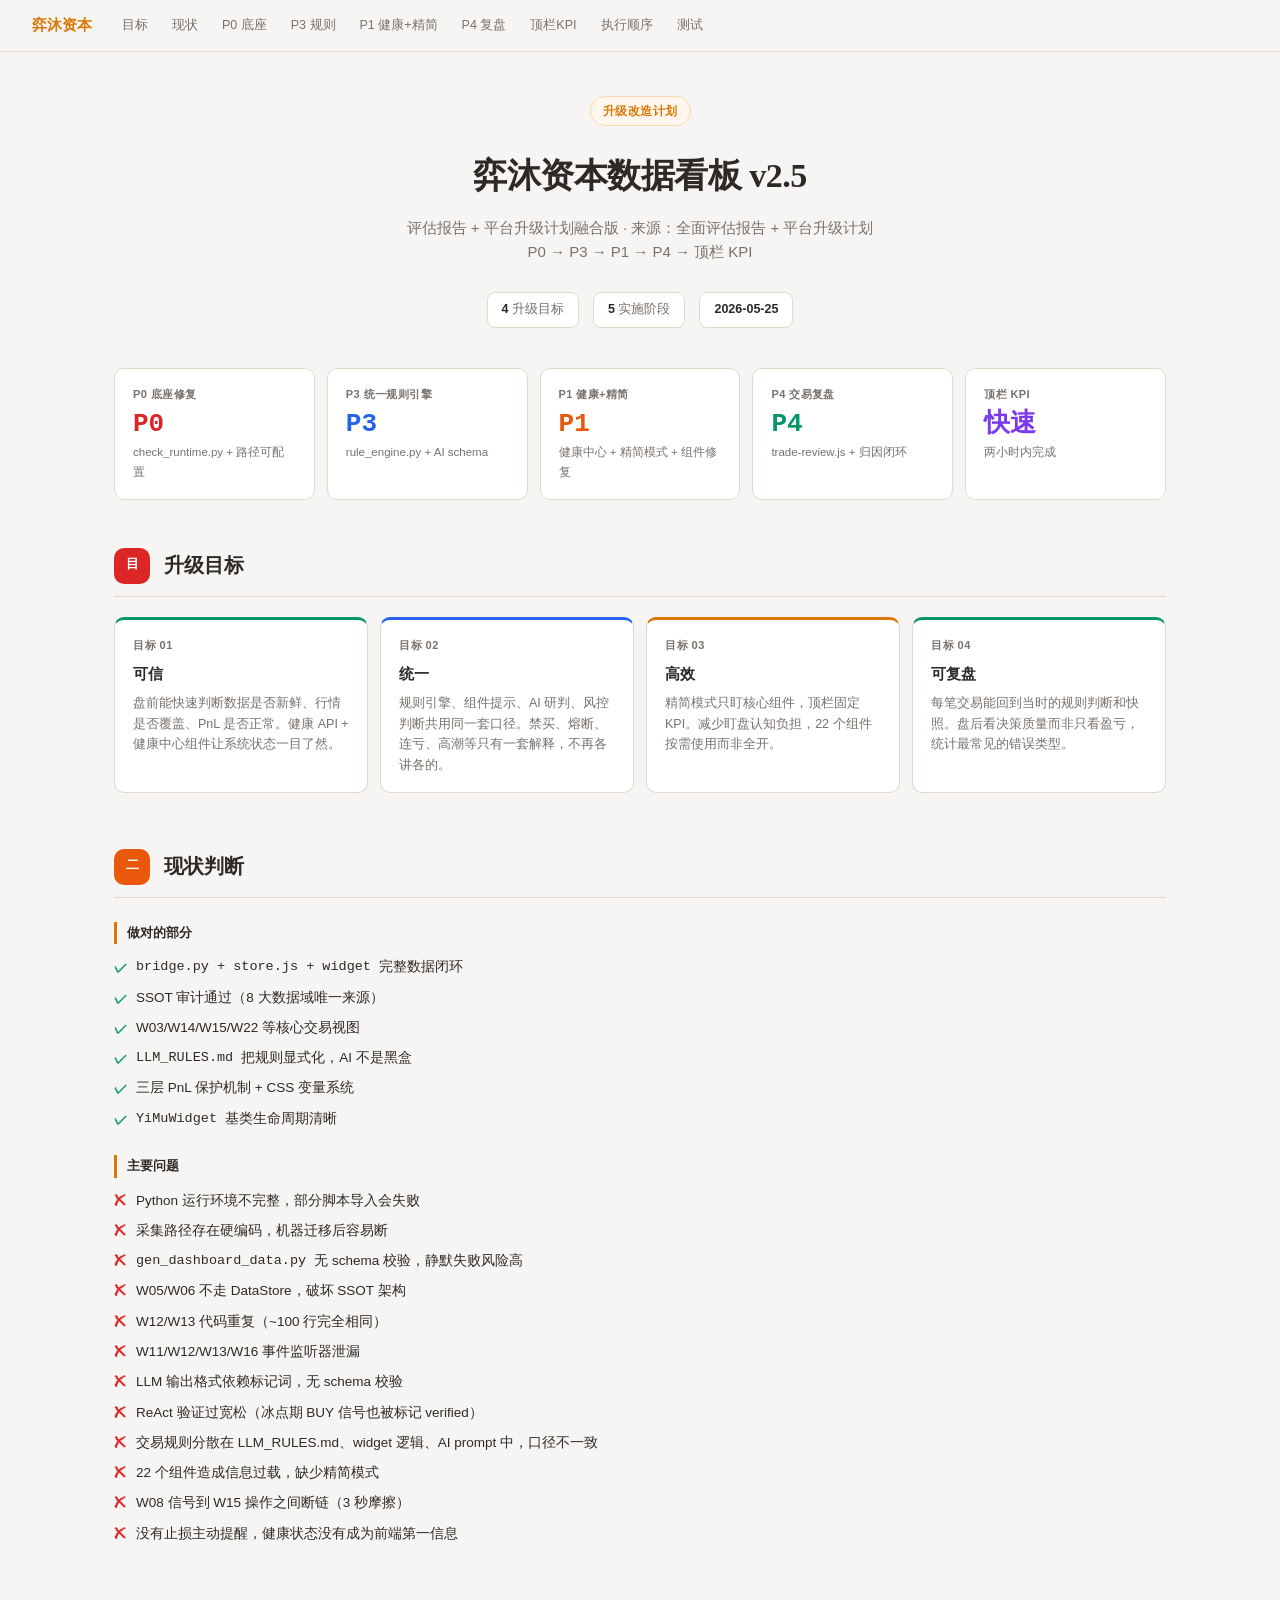
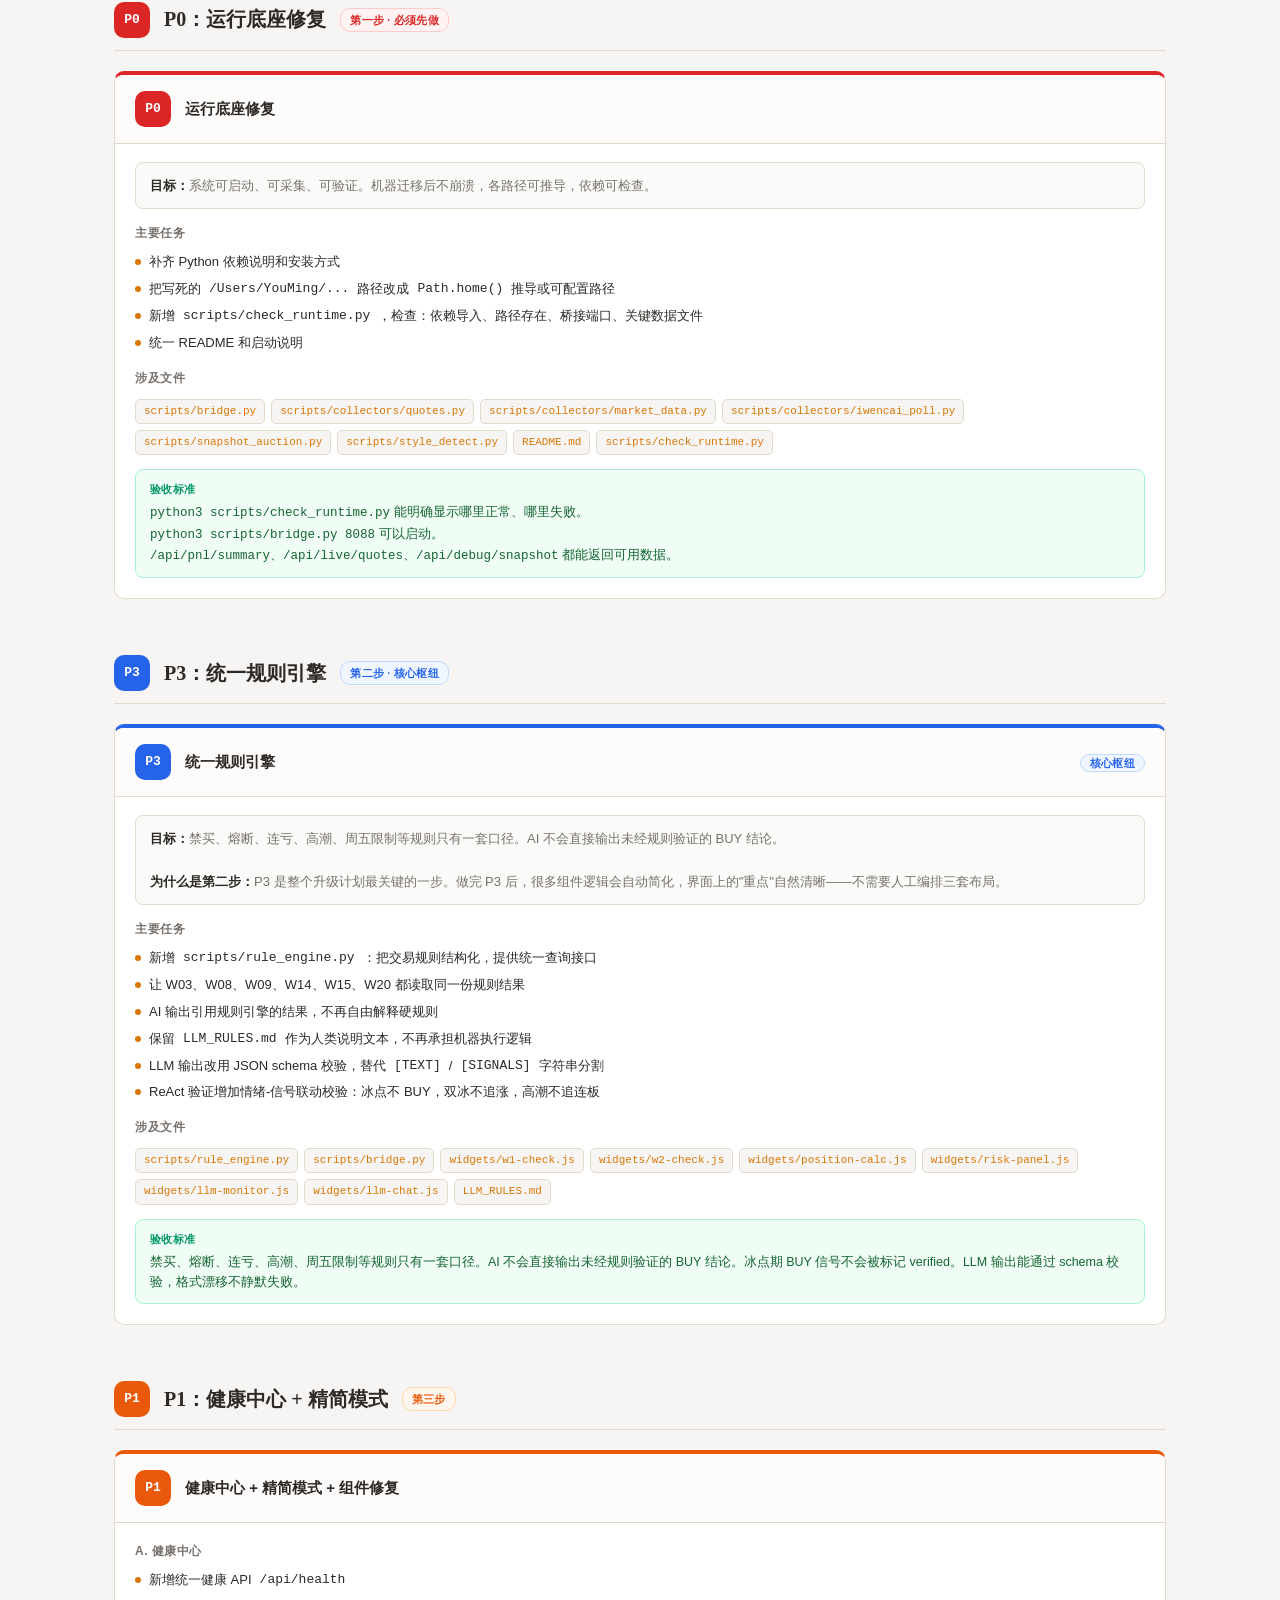
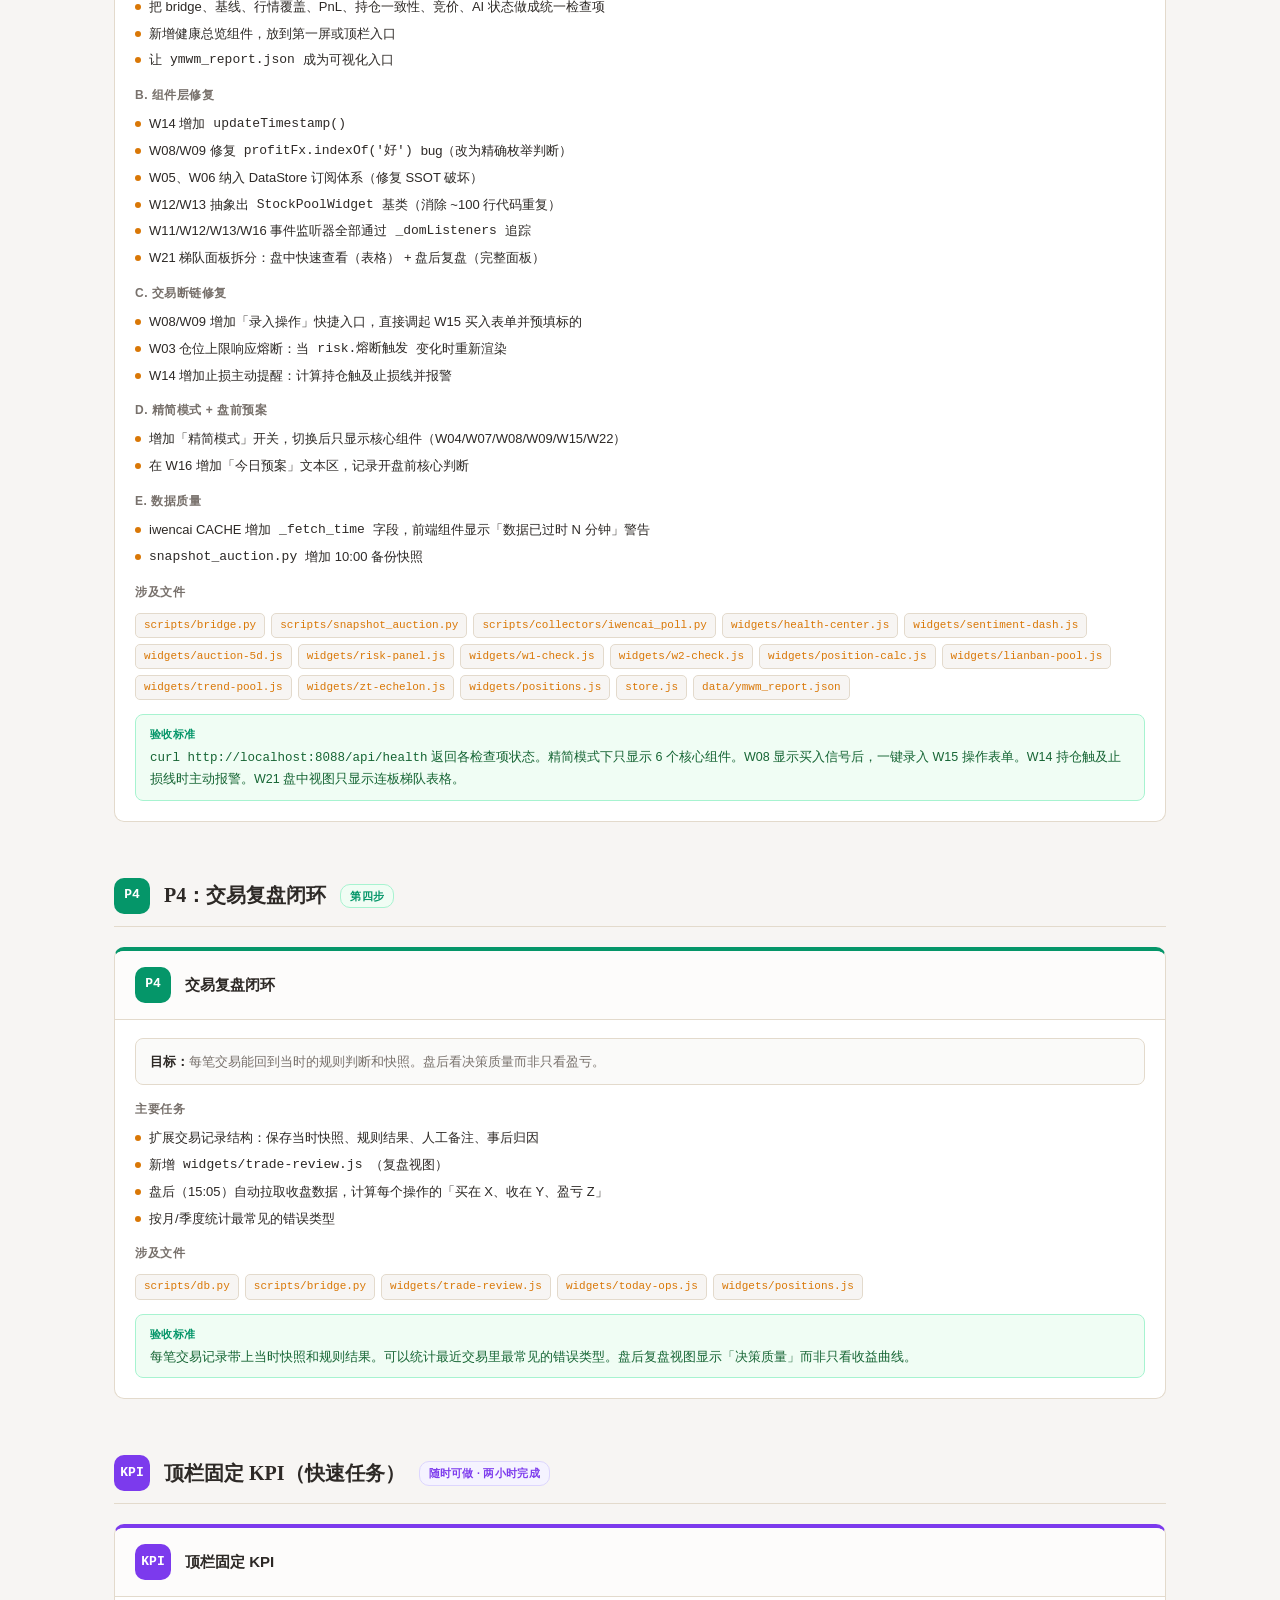
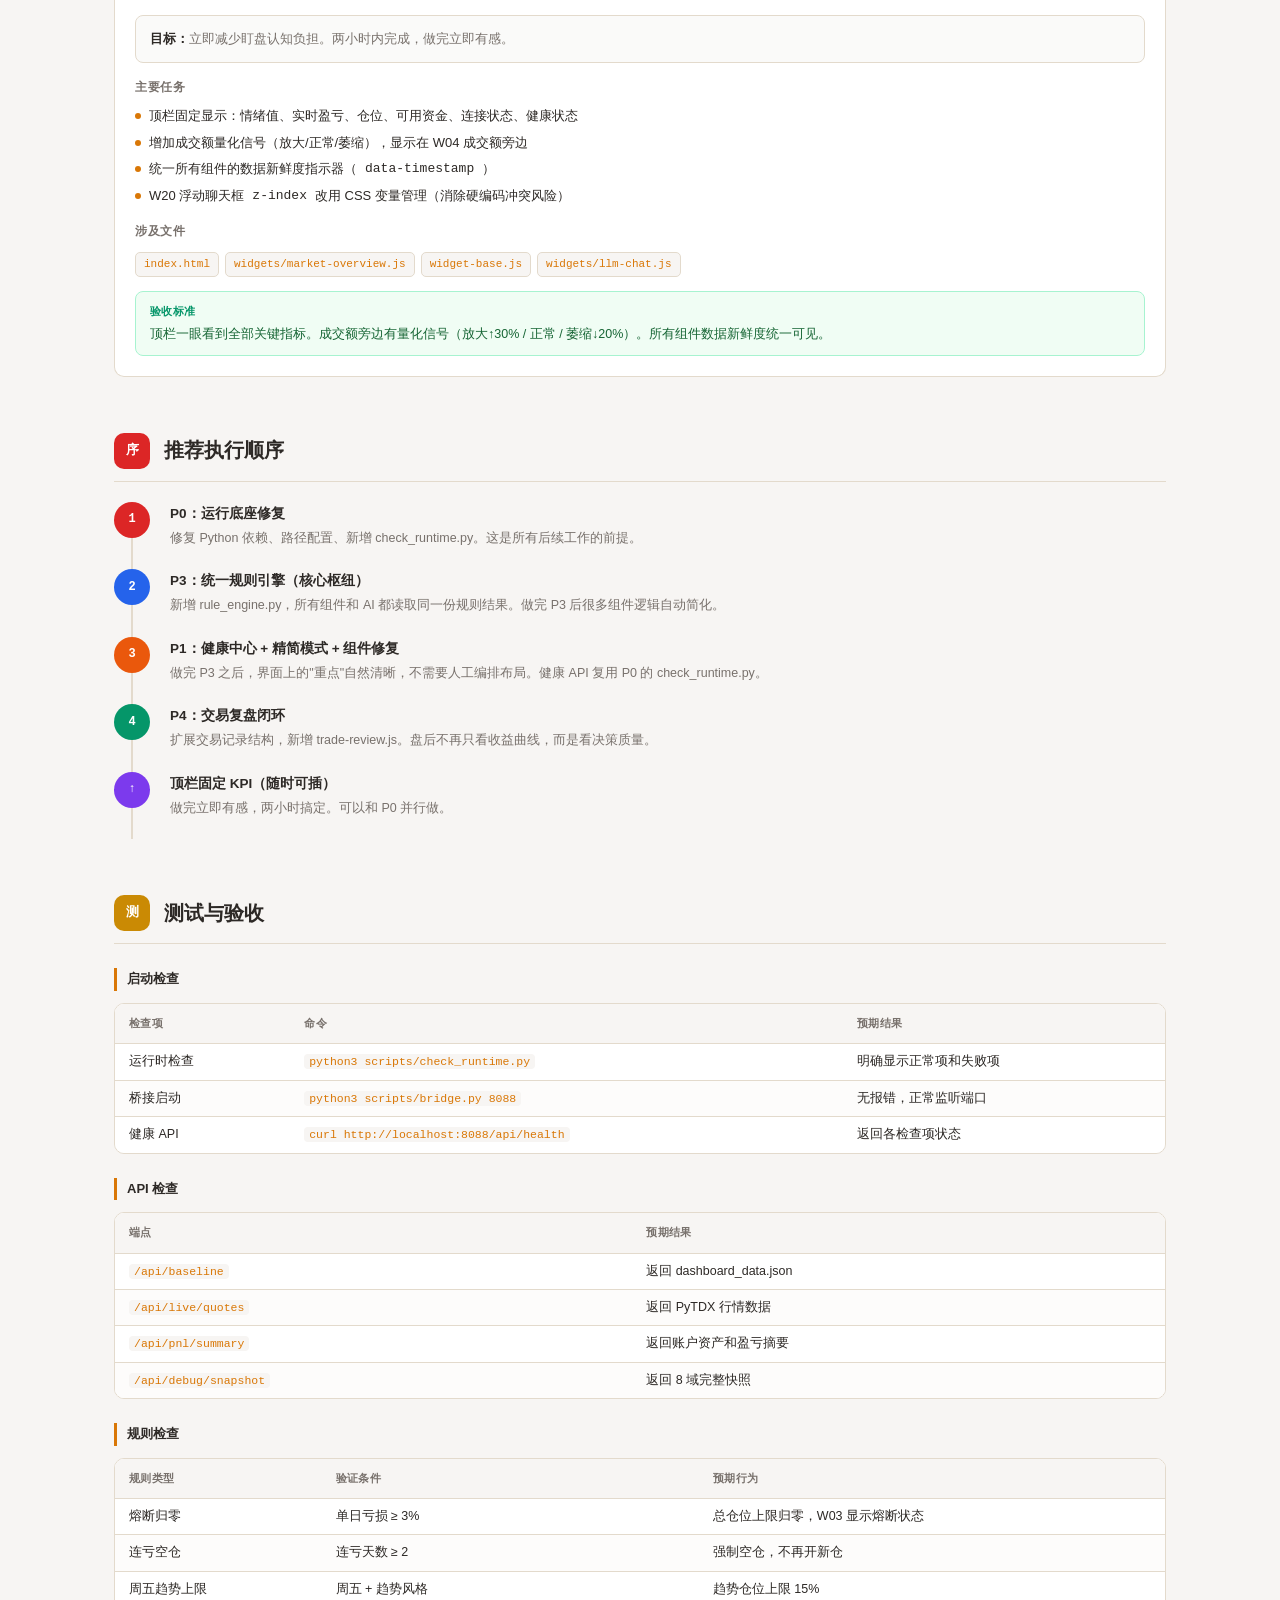
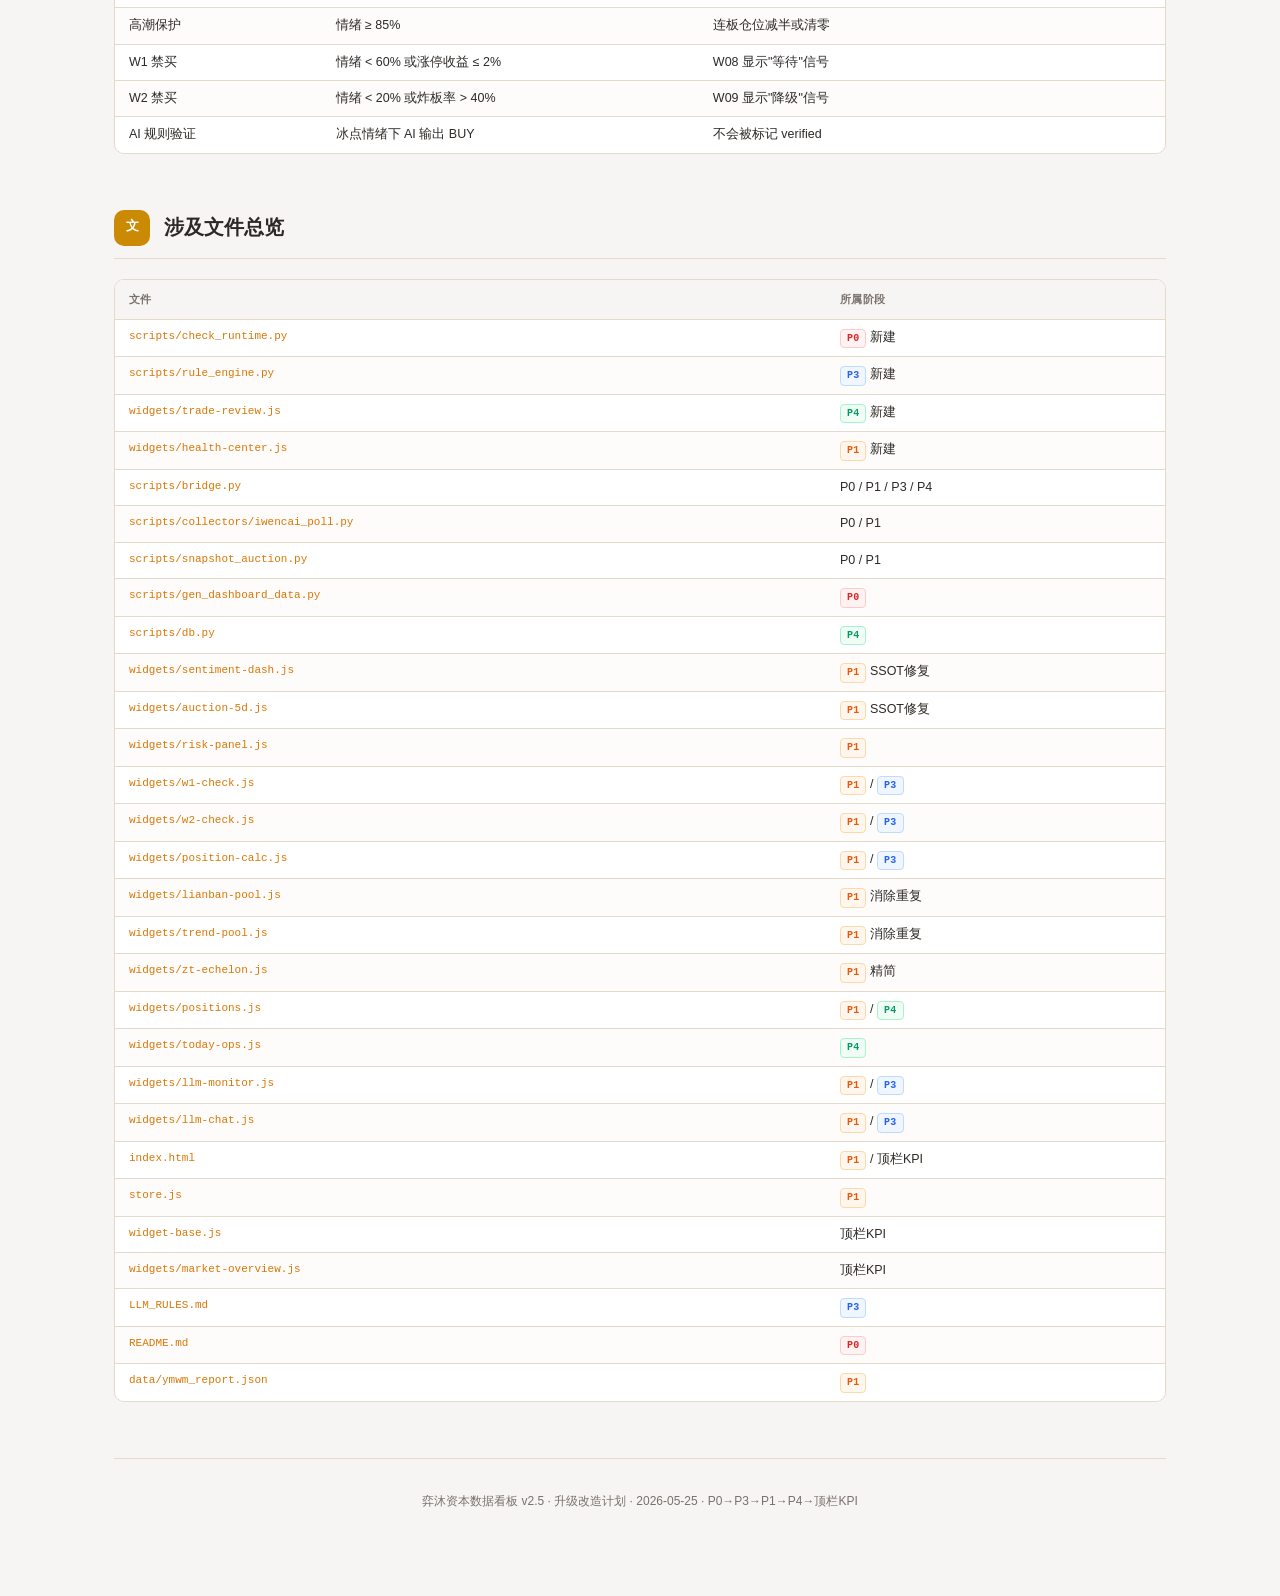
<file: docs/audit/2026-05-25-升级改造计划.html>
<!DOCTYPE html>
<html lang="zh-CN">
<head>
<meta charset="UTF-8">
<meta name="viewport" content="width=device-width, initial-scale=1.0">
<title>弈沐资本数据看板 v2.5 — 升级改造计划 2026-05-25</title>
<style>
  :root {
    --bg: #F7F5F3; --bg-card: #FFFFFF; --text: #2D2926; --muted: #78716C;
    --border: #E3DACC; --accent: #D97706;
    --p0: #DC2626; --p0-bg: #FEF2F2; --p0-border: #FECACA;
    --p1: #EA580C; --p1-bg: #FFF7ED; --p1-border: #FED7AA;
    --p2: #CA8A04; --p2-bg: #FEFCE8; --p2-border: #FEF08A;
    --p3: #2563EB; --p3-bg: #EFF6FF; --p3-border: #BFDBFE;
    --p4: #059669; --p4-bg: #F0FDF4; --p4-border: #A7F3D0;
    --kpi: #7C3AED; --kpi-bg: #F5F3FF; --kpi-border: #DDD6FE;
    --ok: #059669;
    --shadow: rgba(45,41,38,0.08); --radius: 10px;
    --font: -apple-system, BlinkMacSystemFont, "Segoe UI", "PingFang SC", "Microsoft YaHei", sans-serif;
    --serif: Georgia, "Noto Serif SC", ui-serif, serif;
  }
  *, *::before, *::after { box-sizing: border-box; margin: 0; padding: 0; }
  html { scroll-behavior: smooth; }
  body { font-family: var(--font); background: var(--bg); color: var(--text); font-size: 14px; line-height: 1.75; }

  /* ── NAV ── */
  nav {
    position: fixed; top: 0; left: 0; right: 0;
    background: rgba(247,245,243,0.95); backdrop-filter: blur(12px);
    border-bottom: 1.5px solid var(--border); z-index: 100;
    padding: 0 32px; display: flex; align-items: center; gap: 20px; height: 52px;
  }
  nav .logo { font-family: var(--serif); font-size: 15px; font-weight: 700; color: var(--accent); white-space: nowrap; }
  nav .nav-links { display: flex; gap: 4px; overflow-x: auto; scrollbar-width: none; }
  nav .nav-links::-webkit-scrollbar { display: none; }
  nav a { text-decoration: none; color: var(--muted); font-size: 12.5px; padding: 4px 10px; border-radius: 6px; white-space: nowrap; transition: background 0.15s, color 0.15s; }
  nav a:hover, nav a.active { background: var(--border); color: var(--text); }

  .container { max-width: 1100px; margin: 0 auto; padding: 32px 24px 80px; }

  /* ── HERO ── */
  .hero { padding: 64px 0 40px; text-align: center; }
  .hero .eyebrow { display: inline-flex; align-items: center; gap: 6px; background: #FFF7ED; border: 1px solid #FED7AA; color: var(--accent); font-size: 11.5px; font-weight: 600; letter-spacing: 0.5px; padding: 4px 12px; border-radius: 20px; margin-bottom: 20px; text-transform: uppercase; }
  .hero h1 { font-family: var(--serif); font-size: 34px; font-weight: 700; letter-spacing: -0.5px; margin-bottom: 10px; }
  .hero .subtitle { font-size: 15px; color: var(--muted); margin-bottom: 28px; line-height: 1.6; }
  .hero .meta-row { display: flex; justify-content: center; gap: 14px; flex-wrap: wrap; }
  .meta-pill { background: var(--bg-card); border: 1px solid var(--border); border-radius: 8px; padding: 6px 14px; font-size: 12.5px; color: var(--muted); }
  .meta-pill strong { color: var(--text); }

  /* ── PHASE BADGE ── */
  .phase-badge { display: inline-flex; align-items: center; justify-content: center; width: 36px; height: 36px; border-radius: 10px; font-size: 13px; font-weight: 800; font-family: ui-monospace, monospace; color: #fff; flex-shrink: 0; }
  .phase-badge.p0 { background: var(--p0); }
  .phase-badge.p1 { background: var(--p1); }
  .phase-badge.p2 { background: var(--p2); }
  .phase-badge.p3 { background: var(--p3); }
  .phase-badge.p4 { background: var(--p4); }
  .phase-badge.kpi { background: var(--kpi); }

  .phase-tag { font-size: 10.5px; font-weight: 700; padding: 2px 9px; border-radius: 10px; letter-spacing: 0.3px; text-transform: uppercase; }
  .phase-tag.t0 { background: var(--p0-bg); color: var(--p0); border: 1px solid var(--p0-border); }
  .phase-tag.t1 { background: var(--p1-bg); color: var(--p1); border: 1px solid var(--p1-border); }
  .phase-tag.t3 { background: var(--p3-bg); color: var(--p3); border: 1px solid var(--p3-border); }
  .phase-tag.t4 { background: var(--p4-bg); color: var(--p4); border: 1px solid var(--p4-border); }
  .phase-tag.kpi { background: var(--kpi-bg); color: var(--kpi); border: 1px solid var(--kpi-border); }

  /* ── GOAL GRID ── */
  .goal-grid { display: grid; grid-template-columns: repeat(auto-fill, minmax(240px, 1fr)); gap: 12px; margin-bottom: 48px; }
  .goal-card { background: var(--bg-card); border: 1.5px solid var(--border); border-radius: var(--radius); padding: 16px 18px; transition: box-shadow 0.2s, transform 0.2s; }
  .goal-card:hover { box-shadow: 0 4px 20px var(--shadow); transform: translateY(-1px); }
  .goal-card .gc-num { font-size: 11px; font-weight: 700; text-transform: uppercase; letter-spacing: 0.5px; color: var(--muted); margin-bottom: 6px; }
  .goal-card .gc-title { font-size: 15px; font-weight: 700; font-family: var(--serif); margin-bottom: 6px; }
  .goal-card .gc-desc { font-size: 12.5px; color: var(--muted); line-height: 1.65; }
  .goal-card.g1 { border-top: 3px solid var(--ok); }
  .goal-card.g2 { border-top: 3px solid var(--p3); }
  .goal-card.g3 { border-top: 3px solid var(--accent); }
  .goal-card.g4 { border-top: 3px solid var(--p4); }

  /* ── SECTION ── */
  .section { margin-bottom: 56px; }
  .section-header { display: flex; align-items: center; gap: 14px; margin-bottom: 20px; padding-bottom: 12px; border-bottom: 1.5px solid var(--border); }
  .section-title { font-family: var(--serif); font-size: 20px; font-weight: 700; }

  .sub-header { font-size: 13px; font-weight: 700; color: var(--text); margin: 24px 0 10px; padding-left: 10px; border-left: 3px solid var(--accent); }

  /* ── CHECK/X LIST ── */
  .check-list, .x-list { list-style: none; display: flex; flex-direction: column; gap: 7px; margin: 12px 0; }
  .check-list li, .x-list li { display: flex; align-items: flex-start; gap: 8px; font-size: 13.5px; line-height: 1.65; }
  .check-list li::before { content: '✓'; color: var(--ok); font-weight: 700; flex-shrink: 0; margin-top: 1px; }
  .x-list li::before { content: '✗'; color: var(--p0); font-weight: 700; flex-shrink: 0; margin-top: 1px; }
  td code { font-family: ui-monospace, monospace; font-size: 11.5px; background: var(--bg); padding: 1px 5px; border-radius: 4px; color: var(--accent); }

  /* ── PHASE CARDS ── */
  .phase-card { background: var(--bg-card); border: 1.5px solid var(--border); border-radius: var(--radius); margin-bottom: 20px; overflow: hidden; transition: box-shadow 0.15s; }
  .phase-card:hover { box-shadow: 0 4px 20px var(--shadow); }
  .phase-card.p0 { border-top: 4px solid var(--p0); }
  .phase-card.p1 { border-top: 4px solid var(--p1); }
  .phase-card.p3 { border-top: 4px solid var(--p3); }
  .phase-card.p4 { border-top: 4px solid var(--p4); }
  .phase-card.kpi { border-top: 4px solid var(--kpi); }

  .phase-header { display: flex; align-items: center; gap: 14px; padding: 16px 20px; border-bottom: 1px solid var(--border); background: #FDFCFB; }
  .phase-title { font-size: 15px; font-weight: 700; flex: 1; }
  .phase-body { padding: 18px 20px 20px; }

  .phase-goal { background: #FAFAF9; border: 1px solid var(--border); border-radius: 8px; padding: 12px 14px; margin-bottom: 14px; font-size: 13px; color: var(--muted); line-height: 1.65; }
  .phase-goal strong { color: var(--text); }

  .task-section { margin-bottom: 14px; }
  .task-title { font-size: 12px; font-weight: 700; text-transform: uppercase; letter-spacing: 0.5px; color: var(--muted); margin-bottom: 8px; }
  .task-list { list-style: none; display: flex; flex-direction: column; gap: 6px; }
  .task-list li { display: flex; align-items: flex-start; gap: 8px; font-size: 13px; line-height: 1.6; }
  .task-list li .bullet { width: 6px; height: 6px; border-radius: 50%; background: var(--accent); flex-shrink: 0; margin-top: 7px; }

  .files-row { display: flex; flex-wrap: wrap; gap: 6px; margin: 10px 0; }
  .file-tag { font-family: ui-monospace, monospace; font-size: 11px; background: var(--bg); border: 1px solid var(--border); border-radius: 5px; padding: 2px 8px; color: var(--accent); }

  .verify-box { background: #F0FDF4; border: 1.5px solid var(--p4-border); border-radius: 8px; padding: 10px 14px; margin-top: 10px; font-size: 12.5px; color: #166534; line-height: 1.65; }
  .verify-box strong { display: block; font-size: 11px; font-weight: 700; text-transform: uppercase; letter-spacing: 0.4px; margin-bottom: 4px; color: var(--p4); }

  /* ── TIMELINE ── */
  .timeline { display: flex; flex-direction: column; gap: 0; margin: 16px 0 24px; position: relative; }
  .timeline::before { content: ''; position: absolute; left: 17px; top: 0; bottom: 0; width: 2px; background: var(--border); }
  .timeline-item { display: flex; gap: 20px; align-items: flex-start; position: relative; }
  .timeline-dot { width: 36px; height: 36px; border-radius: 50%; display: flex; align-items: center; justify-content: center; font-size: 12px; font-weight: 800; font-family: ui-monospace, monospace; color: #fff; flex-shrink: 0; z-index: 1; }
  .timeline-content { flex: 1; padding-bottom: 20px; }
  .timeline-content .tc-title { font-size: 13.5px; font-weight: 700; margin-bottom: 2px; }
  .timeline-content .tc-desc { font-size: 12.5px; color: var(--muted); }

  /* ── TABLES ── */
  .table-wrap { overflow-x: auto; margin: 12px 0 20px; border-radius: var(--radius); border: 1.5px solid var(--border); }
  table { width: 100%; border-collapse: collapse; font-size: 12.5px; background: var(--bg-card); }
  thead { background: var(--bg); }
  th { text-align: left; font-weight: 600; color: var(--muted); font-size: 11px; text-transform: uppercase; letter-spacing: 0.4px; padding: 10px 14px; border-bottom: 1.5px solid var(--border); white-space: nowrap; }
  td { padding: 8px 14px; border-bottom: 1px solid var(--border); vertical-align: top; line-height: 1.55; }
  tr:last-child td { border-bottom: none; }
  tr:nth-child(even) td { background: #FDFCFB; }
  tr:hover td { background: #FFFBF5; }

  /* ── SUMMARY CARDS ── */
  .summary-row { display: grid; grid-template-columns: repeat(auto-fill, minmax(200px, 1fr)); gap: 12px; margin-bottom: 48px; }
  .sum-card { background: var(--bg-card); border: 1.5px solid var(--border); border-radius: var(--radius); padding: 16px 18px; transition: box-shadow 0.2s, transform 0.2s; }
  .sum-card:hover { box-shadow: 0 4px 20px var(--shadow); transform: translateY(-1px); }
  .sum-card .sum-label { font-size: 11px; font-weight: 600; letter-spacing: 0.4px; text-transform: uppercase; color: var(--muted); margin-bottom: 6px; }
  .sum-card .sum-value { font-size: 26px; font-weight: 700; font-family: ui-monospace, monospace; line-height: 1.1; }
  .sum-card .sum-sub { font-size: 11.5px; color: var(--muted); margin-top: 4px; }

  .p-badge { display: inline-block; font-size: 10px; font-weight: 700; font-family: ui-monospace, monospace; padding: 1px 6px; border-radius: 4px; letter-spacing: 0.3px; text-transform: uppercase; }
  .p-badge.p0 { background: var(--p0-bg); color: var(--p0); border: 1px solid var(--p0-border); }
  .p-badge.p1 { background: var(--p1-bg); color: var(--p1); border: 1px solid var(--p1-border); }
  .p-badge.p2 { background: var(--p2-bg); color: var(--p2); border: 1px solid var(--p2-border); }
  .p-badge.p3 { background: var(--p3-bg); color: var(--p3); border: 1px solid var(--p3-border); }
  .p-badge.p4 { background: var(--p4-bg); color: var(--p4); border: 1px solid var(--p4-border); }

  /* ── FILE TABLE ── */
  .file-table td:first-child { white-space: nowrap; font-family: ui-monospace, monospace; font-size: 11px; color: var(--accent); }
  .file-table td:last-child { white-space: nowrap; }

  /* ── FOOTER ── */
  footer { text-align: center; padding: 32px 0; border-top: 1.5px solid var(--border); font-size: 12px; color: var(--muted); margin-top: 16px; }

  /* ── RESPONSIVE ── */
  @media (max-width: 640px) { .hero h1 { font-size: 24px; } .container { padding: 24px 16px 60px; } nav { padding: 0 16px; } .goal-grid { grid-template-columns: 1fr; } }
  @media print { nav { display: none; } body { background: white; } }
  ::-webkit-scrollbar { width: 6px; height: 6px; }
  ::-webkit-scrollbar-track { background: var(--bg); }
  ::-webkit-scrollbar-thumb { background: var(--border); border-radius: 3px; }
</style>
</head>
<body>

<nav>
  <span class="logo">弈沐资本</span>
  <div class="nav-links">
    <a href="#goals">目标</a>
    <a href="#status">现状</a>
    <a href="#p0">P0 底座</a>
    <a href="#p3">P3 规则</a>
    <a href="#p1">P1 健康+精简</a>
    <a href="#p4">P4 复盘</a>
    <a href="#kpi">顶栏KPI</a>
    <a href="#order">执行顺序</a>
    <a href="#test">测试</a>
  </div>
</nav>

<div class="container">

<!-- ── HERO ── -->
<div class="hero" id="top">
  <div class="eyebrow">升级改造计划</div>
  <h1>弈沐资本数据看板 v2.5</h1>
  <p class="subtitle">评估报告 + 平台升级计划融合版 · 来源：全面评估报告 + 平台升级计划<br>P0 → P3 → P1 → P4 → 顶栏 KPI</p>
  <div class="meta-row">
    <span class="meta-pill"><strong>4</strong> 升级目标</span>
    <span class="meta-pill"><strong>5</strong> 实施阶段</span>
    <span class="meta-pill"><strong>2026-05-25</strong></span>
  </div>
</div>

<!-- ── SUMMARY ── -->
<div class="summary-row">
  <div class="sum-card">
    <div class="sum-label">P0 底座修复</div>
    <div class="sum-value" style="color:var(--p0)">P0</div>
    <div class="sum-sub">check_runtime.py + 路径可配置</div>
  </div>
  <div class="sum-card">
    <div class="sum-label">P3 统一规则引擎</div>
    <div class="sum-value" style="color:var(--p3)">P3</div>
    <div class="sum-sub">rule_engine.py + AI schema</div>
  </div>
  <div class="sum-card">
    <div class="sum-label">P1 健康+精简</div>
    <div class="sum-value" style="color:var(--p1)">P1</div>
    <div class="sum-sub">健康中心 + 精简模式 + 组件修复</div>
  </div>
  <div class="sum-card">
    <div class="sum-label">P4 交易复盘</div>
    <div class="sum-value" style="color:var(--p4)">P4</div>
    <div class="sum-sub">trade-review.js + 归因闭环</div>
  </div>
  <div class="sum-card">
    <div class="sum-label">顶栏 KPI</div>
    <div class="sum-value" style="color:var(--kpi)">快速</div>
    <div class="sum-sub">两小时内完成</div>
  </div>
</div>

<!-- ── GOALS ── -->
<div class="section" id="goals">
  <div class="section-header">
    <div class="phase-badge p0">目</div>
    <div class="section-title">升级目标</div>
  </div>
  <div class="goal-grid">
    <div class="goal-card g1">
      <div class="gc-num">目标 01</div>
      <div class="gc-title">可信</div>
      <div class="gc-desc">盘前能快速判断数据是否新鲜、行情是否覆盖、PnL 是否正常。健康 API + 健康中心组件让系统状态一目了然。</div>
    </div>
    <div class="goal-card g2">
      <div class="gc-num">目标 02</div>
      <div class="gc-title">统一</div>
      <div class="gc-desc">规则引擎、组件提示、AI 研判、风控判断共用同一套口径。禁买、熔断、连亏、高潮等只有一套解释，不再各讲各的。</div>
    </div>
    <div class="goal-card g3">
      <div class="gc-num">目标 03</div>
      <div class="gc-title">高效</div>
      <div class="gc-desc">精简模式只盯核心组件，顶栏固定 KPI。减少盯盘认知负担，22 个组件按需使用而非全开。</div>
    </div>
    <div class="goal-card g4">
      <div class="gc-num">目标 04</div>
      <div class="gc-title">可复盘</div>
      <div class="gc-desc">每笔交易能回到当时的规则判断和快照。盘后看决策质量而非只看盈亏，统计最常见的错误类型。</div>
    </div>
  </div>
</div>

<!-- ── STATUS ── -->
<div class="section" id="status">
  <div class="section-header">
    <div class="phase-badge p1">二</div>
    <div class="section-title">现状判断</div>
  </div>

  <div class="sub-header">做对的部分</div>
  <ul class="check-list">
    <li><code>bridge.py + store.js + widget</code> 完整数据闭环</li>
    <li>SSOT 审计通过（8 大数据域唯一来源）</li>
    <li>W03/W14/W15/W22 等核心交易视图</li>
    <li><code>LLM_RULES.md</code> 把规则显式化，AI 不是黑盒</li>
    <li>三层 PnL 保护机制 + CSS 变量系统</li>
    <li><code>YiMuWidget</code> 基类生命周期清晰</li>
  </ul>

  <div class="sub-header">主要问题</div>
  <ul class="x-list">
    <li>Python 运行环境不完整，部分脚本导入会失败</li>
    <li>采集路径存在硬编码，机器迁移后容易断</li>
    <li><code>gen_dashboard_data.py</code> 无 schema 校验，静默失败风险高</li>
    <li>W05/W06 不走 DataStore，破坏 SSOT 架构</li>
    <li>W12/W13 代码重复（~100 行完全相同）</li>
    <li>W11/W12/W13/W16 事件监听器泄漏</li>
    <li>LLM 输出格式依赖标记词，无 schema 校验</li>
    <li>ReAct 验证过宽松（冰点期 BUY 信号也被标记 verified）</li>
    <li>交易规则分散在 LLM_RULES.md、widget 逻辑、AI prompt 中，口径不一致</li>
    <li>22 个组件造成信息过载，缺少精简模式</li>
    <li>W08 信号到 W15 操作之间断链（3 秒摩擦）</li>
    <li>没有止损主动提醒，健康状态没有成为前端第一信息</li>
  </ul>
</div>

<!-- ── P0 ── -->
<div class="section" id="p0">
  <div class="section-header">
    <div class="phase-badge p0">P0</div>
    <div class="section-title">P0：运行底座修复</div>
    <span class="phase-tag t0">第一步 · 必须先做</span>
  </div>

  <div class="phase-card p0">
    <div class="phase-header">
      <div class="phase-badge p0">P0</div>
      <div class="phase-title">运行底座修复</div>
    </div>
    <div class="phase-body">
      <div class="phase-goal"><strong>目标：</strong>系统可启动、可采集、可验证。机器迁移后不崩溃，各路径可推导，依赖可检查。</div>

      <div class="task-section">
        <div class="task-title">主要任务</div>
        <ul class="task-list">
          <li><div class="bullet"></div>补齐 Python 依赖说明和安装方式</li>
          <li><div class="bullet"></div>把写死的 <code>/Users/YouMing/...</code> 路径改成 <code>Path.home()</code> 推导或可配置路径</li>
          <li><div class="bullet"></div>新增 <code>scripts/check_runtime.py</code>，检查：依赖导入、路径存在、桥接端口、关键数据文件</li>
          <li><div class="bullet"></div>统一 README 和启动说明</li>
        </ul>
      </div>
      <div class="task-section">
        <div class="task-title">涉及文件</div>
        <div class="files-row">
          <span class="file-tag">scripts/bridge.py</span>
          <span class="file-tag">scripts/collectors/quotes.py</span>
          <span class="file-tag">scripts/collectors/market_data.py</span>
          <span class="file-tag">scripts/collectors/iwencai_poll.py</span>
          <span class="file-tag">scripts/snapshot_auction.py</span>
          <span class="file-tag">scripts/style_detect.py</span>
          <span class="file-tag">README.md</span>
          <span class="file-tag">scripts/check_runtime.py</span>
        </div>
      </div>
      <div class="verify-box">
        <strong>验收标准</strong>
        <code>python3 scripts/check_runtime.py</code> 能明确显示哪里正常、哪里失败。<br>
        <code>python3 scripts/bridge.py 8088</code> 可以启动。<br>
        <code>/api/pnl/summary</code>、<code>/api/live/quotes</code>、<code>/api/debug/snapshot</code> 都能返回可用数据。
      </div>
    </div>
  </div>
</div>

<!-- ── P3 ── -->
<div class="section" id="p3">
  <div class="section-header">
    <div class="phase-badge p3">P3</div>
    <div class="section-title">P3：统一规则引擎</div>
    <span class="phase-tag t3">第二步 · 核心枢纽</span>
  </div>

  <div class="phase-card p3">
    <div class="phase-header">
      <div class="phase-badge p3">P3</div>
      <div class="phase-title">统一规则引擎</div>
      <div style="margin-left:auto"><span class="phase-tag t3">核心枢纽</span></div>
    </div>
    <div class="phase-body">
      <div class="phase-goal"><strong>目标：</strong>禁买、熔断、连亏、高潮、周五限制等规则只有一套口径。AI 不会直接输出未经规则验证的 BUY 结论。<br><br><strong>为什么是第二步：</strong>P3 是整个升级计划最关键的一步。做完 P3 后，很多组件逻辑会自动简化，界面上的"重点"自然清晰——不需要人工编排三套布局。</div>

      <div class="task-section">
        <div class="task-title">主要任务</div>
        <ul class="task-list">
          <li><div class="bullet"></div>新增 <code>scripts/rule_engine.py</code>：把交易规则结构化，提供统一查询接口</li>
          <li><div class="bullet"></div>让 W03、W08、W09、W14、W15、W20 都读取同一份规则结果</li>
          <li><div class="bullet"></div>AI 输出引用规则引擎的结果，不再自由解释硬规则</li>
          <li><div class="bullet"></div>保留 <code>LLM_RULES.md</code> 作为人类说明文本，不再承担机器执行逻辑</li>
          <li><div class="bullet"></div>LLM 输出改用 JSON schema 校验，替代 <code>[TEXT]</code>/<code>[SIGNALS]</code> 字符串分割</li>
          <li><div class="bullet"></div>ReAct 验证增加情绪-信号联动校验：冰点不 BUY，双冰不追涨，高潮不追连板</li>
        </ul>
      </div>
      <div class="task-section">
        <div class="task-title">涉及文件</div>
        <div class="files-row">
          <span class="file-tag">scripts/rule_engine.py</span>
          <span class="file-tag">scripts/bridge.py</span>
          <span class="file-tag">widgets/w1-check.js</span>
          <span class="file-tag">widgets/w2-check.js</span>
          <span class="file-tag">widgets/position-calc.js</span>
          <span class="file-tag">widgets/risk-panel.js</span>
          <span class="file-tag">widgets/llm-monitor.js</span>
          <span class="file-tag">widgets/llm-chat.js</span>
          <span class="file-tag">LLM_RULES.md</span>
        </div>
      </div>
      <div class="verify-box">
        <strong>验收标准</strong>
        禁买、熔断、连亏、高潮、周五限制等规则只有一套口径。AI 不会直接输出未经规则验证的 BUY 结论。冰点期 BUY 信号不会被标记 verified。LLM 输出能通过 schema 校验，格式漂移不静默失败。
      </div>
    </div>
  </div>
</div>

<!-- ── P1 ── -->
<div class="section" id="p1">
  <div class="section-header">
    <div class="phase-badge p1">P1</div>
    <div class="section-title">P1：健康中心 + 精简模式</div>
    <span class="phase-tag t1">第三步</span>
  </div>

  <div class="phase-card p1">
    <div class="phase-header">
      <div class="phase-badge p1">P1</div>
      <div class="phase-title">健康中心 + 精简模式 + 组件修复</div>
    </div>
    <div class="phase-body">

      <div class="task-section">
        <div class="task-title">A. 健康中心</div>
        <ul class="task-list">
          <li><div class="bullet"></div>新增统一健康 API <code>/api/health</code></li>
          <li><div class="bullet"></div>把 bridge、基线、行情覆盖、PnL、持仓一致性、竞价、AI 状态做成统一检查项</li>
          <li><div class="bullet"></div>新增健康总览组件，放到第一屏或顶栏入口</li>
          <li><div class="bullet"></div>让 <code>ymwm_report.json</code> 成为可视化入口</li>
        </ul>
      </div>

      <div class="task-section">
        <div class="task-title">B. 组件层修复</div>
        <ul class="task-list">
          <li><div class="bullet"></div>W14 增加 <code>updateTimestamp()</code></li>
          <li><div class="bullet"></div>W08/W09 修复 <code>profitFx.indexOf('好')</code> bug（改为精确枚举判断）</li>
          <li><div class="bullet"></div>W05、W06 纳入 DataStore 订阅体系（修复 SSOT 破坏）</li>
          <li><div class="bullet"></div>W12/W13 抽象出 <code>StockPoolWidget</code> 基类（消除 ~100 行代码重复）</li>
          <li><div class="bullet"></div>W11/W12/W13/W16 事件监听器全部通过 <code>_domListeners</code> 追踪</li>
          <li><div class="bullet"></div>W21 梯队面板拆分：盘中快速查看（表格） + 盘后复盘（完整面板）</li>
        </ul>
      </div>

      <div class="task-section">
        <div class="task-title">C. 交易断链修复</div>
        <ul class="task-list">
          <li><div class="bullet"></div>W08/W09 增加「录入操作」快捷入口，直接调起 W15 买入表单并预填标的</li>
          <li><div class="bullet"></div>W03 仓位上限响应熔断：当 <code>risk.熔断触发</code> 变化时重新渲染</li>
          <li><div class="bullet"></div>W14 增加止损主动提醒：计算持仓触及止损线并报警</li>
        </ul>
      </div>

      <div class="task-section">
        <div class="task-title">D. 精简模式 + 盘前预案</div>
        <ul class="task-list">
          <li><div class="bullet"></div>增加「精简模式」开关，切换后只显示核心组件（W04/W07/W08/W09/W15/W22）</li>
          <li><div class="bullet"></div>在 W16 增加「今日预案」文本区，记录开盘前核心判断</li>
        </ul>
      </div>

      <div class="task-section">
        <div class="task-title">E. 数据质量</div>
        <ul class="task-list">
          <li><div class="bullet"></div>iwencai CACHE 增加 <code>_fetch_time</code> 字段，前端组件显示「数据已过时 N 分钟」警告</li>
          <li><div class="bullet"></div><code>snapshot_auction.py</code> 增加 10:00 备份快照</li>
        </ul>
      </div>

      <div class="task-section">
        <div class="task-title">涉及文件</div>
        <div class="files-row">
          <span class="file-tag">scripts/bridge.py</span>
          <span class="file-tag">scripts/snapshot_auction.py</span>
          <span class="file-tag">scripts/collectors/iwencai_poll.py</span>
          <span class="file-tag">widgets/health-center.js</span>
          <span class="file-tag">widgets/sentiment-dash.js</span>
          <span class="file-tag">widgets/auction-5d.js</span>
          <span class="file-tag">widgets/risk-panel.js</span>
          <span class="file-tag">widgets/w1-check.js</span>
          <span class="file-tag">widgets/w2-check.js</span>
          <span class="file-tag">widgets/position-calc.js</span>
          <span class="file-tag">widgets/lianban-pool.js</span>
          <span class="file-tag">widgets/trend-pool.js</span>
          <span class="file-tag">widgets/zt-echelon.js</span>
          <span class="file-tag">widgets/positions.js</span>
          <span class="file-tag">store.js</span>
          <span class="file-tag">data/ymwm_report.json</span>
        </div>
      </div>
      <div class="verify-box">
        <strong>验收标准</strong>
        <code>curl http://localhost:8088/api/health</code> 返回各检查项状态。精简模式下只显示 6 个核心组件。W08 显示买入信号后，一键录入 W15 操作表单。W14 持仓触及止损线时主动报警。W21 盘中视图只显示连板梯队表格。
      </div>
    </div>
  </div>
</div>

<!-- ── P4 ── -->
<div class="section" id="p4">
  <div class="section-header">
    <div class="phase-badge p4">P4</div>
    <div class="section-title">P4：交易复盘闭环</div>
    <span class="phase-tag t4">第四步</span>
  </div>

  <div class="phase-card p4">
    <div class="phase-header">
      <div class="phase-badge p4">P4</div>
      <div class="phase-title">交易复盘闭环</div>
    </div>
    <div class="phase-body">
      <div class="phase-goal"><strong>目标：</strong>每笔交易能回到当时的规则判断和快照。盘后看决策质量而非只看盈亏。</div>

      <div class="task-section">
        <div class="task-title">主要任务</div>
        <ul class="task-list">
          <li><div class="bullet"></div>扩展交易记录结构：保存当时快照、规则结果、人工备注、事后归因</li>
          <li><div class="bullet"></div>新增 <code>widgets/trade-review.js</code>（复盘视图）</li>
          <li><div class="bullet"></div>盘后（15:05）自动拉取收盘数据，计算每个操作的「买在 X、收在 Y、盈亏 Z」</li>
          <li><div class="bullet"></div>按月/季度统计最常见的错误类型</li>
        </ul>
      </div>
      <div class="task-section">
        <div class="task-title">涉及文件</div>
        <div class="files-row">
          <span class="file-tag">scripts/db.py</span>
          <span class="file-tag">scripts/bridge.py</span>
          <span class="file-tag">widgets/trade-review.js</span>
          <span class="file-tag">widgets/today-ops.js</span>
          <span class="file-tag">widgets/positions.js</span>
        </div>
      </div>
      <div class="verify-box">
        <strong>验收标准</strong>
        每笔交易记录带上当时快照和规则结果。可以统计最近交易里最常见的错误类型。盘后复盘视图显示「决策质量」而非只看收益曲线。
      </div>
    </div>
  </div>
</div>

<!-- ── KPI ── -->
<div class="section" id="kpi">
  <div class="section-header">
    <div class="phase-badge kpi">KPI</div>
    <div class="section-title">顶栏固定 KPI（快速任务）</div>
    <span class="phase-tag kpi">随时可做 · 两小时完成</span>
  </div>

  <div class="phase-card kpi">
    <div class="phase-header">
      <div class="phase-badge kpi">KPI</div>
      <div class="phase-title">顶栏固定 KPI</div>
    </div>
    <div class="phase-body">
      <div class="phase-goal"><strong>目标：</strong>立即减少盯盘认知负担。两小时内完成，做完立即有感。</div>

      <div class="task-section">
        <div class="task-title">主要任务</div>
        <ul class="task-list">
          <li><div class="bullet"></div>顶栏固定显示：情绪值、实时盈亏、仓位、可用资金、连接状态、健康状态</li>
          <li><div class="bullet"></div>增加成交额量化信号（放大/正常/萎缩），显示在 W04 成交额旁边</li>
          <li><div class="bullet"></div>统一所有组件的数据新鲜度指示器（<code>data-timestamp</code>）</li>
          <li><div class="bullet"></div>W20 浮动聊天框 <code>z-index</code> 改用 CSS 变量管理（消除硬编码冲突风险）</li>
        </ul>
      </div>
      <div class="task-section">
        <div class="task-title">涉及文件</div>
        <div class="files-row">
          <span class="file-tag">index.html</span>
          <span class="file-tag">widgets/market-overview.js</span>
          <span class="file-tag">widget-base.js</span>
          <span class="file-tag">widgets/llm-chat.js</span>
        </div>
      </div>
      <div class="verify-box">
        <strong>验收标准</strong>
        顶栏一眼看到全部关键指标。成交额旁边有量化信号（放大&uarr;30% / 正常 / 萎缩&darr;20%）。所有组件数据新鲜度统一可见。
      </div>
    </div>
  </div>
</div>

<!-- ── ORDER ── -->
<div class="section" id="order">
  <div class="section-header">
    <div class="phase-badge p0">序</div>
    <div class="section-title">推荐执行顺序</div>
  </div>

  <div class="timeline">
    <div class="timeline-item">
      <div class="timeline-dot" style="background:var(--p0)">1</div>
      <div class="timeline-content">
        <div class="tc-title">P0：运行底座修复</div>
        <div class="tc-desc">修复 Python 依赖、路径配置、新增 check_runtime.py。这是所有后续工作的前提。</div>
      </div>
    </div>
    <div class="timeline-item">
      <div class="timeline-dot" style="background:var(--p3)">2</div>
      <div class="timeline-content">
        <div class="tc-title">P3：统一规则引擎（核心枢纽）</div>
        <div class="tc-desc">新增 rule_engine.py，所有组件和 AI 都读取同一份规则结果。做完 P3 后很多组件逻辑自动简化。</div>
      </div>
    </div>
    <div class="timeline-item">
      <div class="timeline-dot" style="background:var(--p1)">3</div>
      <div class="timeline-content">
        <div class="tc-title">P1：健康中心 + 精简模式 + 组件修复</div>
        <div class="tc-desc">做完 P3 之后，界面上的"重点"自然清晰，不需要人工编排布局。健康 API 复用 P0 的 check_runtime.py。</div>
      </div>
    </div>
    <div class="timeline-item">
      <div class="timeline-dot" style="background:var(--p4)">4</div>
      <div class="timeline-content">
        <div class="tc-title">P4：交易复盘闭环</div>
        <div class="tc-desc">扩展交易记录结构，新增 trade-review.js。盘后不再只看收益曲线，而是看决策质量。</div>
      </div>
    </div>
    <div class="timeline-item">
      <div class="timeline-dot" style="background:var(--kpi)">&uarr;</div>
      <div class="timeline-content">
        <div class="tc-title">顶栏固定 KPI（随时可插）</div>
        <div class="tc-desc">做完立即有感，两小时搞定。可以和 P0 并行做。</div>
      </div>
    </div>
  </div>
</div>

<!-- ── TEST ── -->
<div class="section" id="test">
  <div class="section-header">
    <div class="phase-badge p2">测</div>
    <div class="section-title">测试与验收</div>
  </div>

  <div class="sub-header">启动检查</div>
  <div class="table-wrap">
    <table>
      <thead><tr><th>检查项</th><th>命令</th><th>预期结果</th></tr></thead>
      <tbody>
        <tr><td>运行时检查</td><td><code>python3 scripts/check_runtime.py</code></td><td>明确显示正常项和失败项</td></tr>
        <tr><td>桥接启动</td><td><code>python3 scripts/bridge.py 8088</code></td><td>无报错，正常监听端口</td></tr>
        <tr><td>健康 API</td><td><code>curl http://localhost:8088/api/health</code></td><td>返回各检查项状态</td></tr>
      </tbody>
    </table>
  </div>

  <div class="sub-header">API 检查</div>
  <div class="table-wrap">
    <table>
      <thead><tr><th>端点</th><th>预期结果</th></tr></thead>
      <tbody>
        <tr><td><code>/api/baseline</code></td><td>返回 dashboard_data.json</td></tr>
        <tr><td><code>/api/live/quotes</code></td><td>返回 PyTDX 行情数据</td></tr>
        <tr><td><code>/api/pnl/summary</code></td><td>返回账户资产和盈亏摘要</td></tr>
        <tr><td><code>/api/debug/snapshot</code></td><td>返回 8 域完整快照</td></tr>
      </tbody>
    </table>
  </div>

  <div class="sub-header">规则检查</div>
  <div class="table-wrap">
    <table>
      <thead><tr><th>规则类型</th><th>验证条件</th><th>预期行为</th></tr></thead>
      <tbody>
        <tr><td>熔断归零</td><td>单日亏损 &ge; 3%</td><td>总仓位上限归零，W03 显示熔断状态</td></tr>
        <tr><td>连亏空仓</td><td>连亏天数 &ge; 2</td><td>强制空仓，不再开新仓</td></tr>
        <tr><td>周五趋势上限</td><td>周五 + 趋势风格</td><td>趋势仓位上限 15%</td></tr>
        <tr><td>高潮保护</td><td>情绪 &ge; 85%</td><td>连板仓位减半或清零</td></tr>
        <tr><td>W1 禁买</td><td>情绪 &lt; 60% 或涨停收益 &le; 2%</td><td>W08 显示"等待"信号</td></tr>
        <tr><td>W2 禁买</td><td>情绪 &lt; 20% 或炸板率 &gt; 40%</td><td>W09 显示"降级"信号</td></tr>
        <tr><td>AI 规则验证</td><td>冰点情绪下 AI 输出 BUY</td><td>不会被标记 verified</td></tr>
      </tbody>
    </table>
  </div>
</div>

<!-- ── FILE TABLE ── -->
<div class="section" id="files">
  <div class="section-header">
    <div class="phase-badge p2">文</div>
    <div class="section-title">涉及文件总览</div>
  </div>
  <div class="table-wrap">
    <table class="file-table">
      <thead><tr><th>文件</th><th>所属阶段</th></tr></thead>
      <tbody>
        <tr><td>scripts/check_runtime.py</td><td><span class="p-badge p0">P0</span> 新建</td></tr>
        <tr><td>scripts/rule_engine.py</td><td><span class="p-badge p3">P3</span> 新建</td></tr>
        <tr><td>widgets/trade-review.js</td><td><span class="p-badge p4">P4</span> 新建</td></tr>
        <tr><td>widgets/health-center.js</td><td><span class="p-badge p1">P1</span> 新建</td></tr>
        <tr><td>scripts/bridge.py</td><td>P0 / P1 / P3 / P4</td></tr>
        <tr><td>scripts/collectors/iwencai_poll.py</td><td>P0 / P1</td></tr>
        <tr><td>scripts/snapshot_auction.py</td><td>P0 / P1</td></tr>
        <tr><td>scripts/gen_dashboard_data.py</td><td><span class="p-badge p0">P0</span></td></tr>
        <tr><td>scripts/db.py</td><td><span class="p-badge p4">P4</span></td></tr>
        <tr><td>widgets/sentiment-dash.js</td><td><span class="p-badge p1">P1</span> SSOT修复</td></tr>
        <tr><td>widgets/auction-5d.js</td><td><span class="p-badge p1">P1</span> SSOT修复</td></tr>
        <tr><td>widgets/risk-panel.js</td><td><span class="p-badge p1">P1</span></td></tr>
        <tr><td>widgets/w1-check.js</td><td><span class="p-badge p1">P1</span> / <span class="p-badge p3">P3</span></td></tr>
        <tr><td>widgets/w2-check.js</td><td><span class="p-badge p1">P1</span> / <span class="p-badge p3">P3</span></td></tr>
        <tr><td>widgets/position-calc.js</td><td><span class="p-badge p1">P1</span> / <span class="p-badge p3">P3</span></td></tr>
        <tr><td>widgets/lianban-pool.js</td><td><span class="p-badge p1">P1</span> 消除重复</td></tr>
        <tr><td>widgets/trend-pool.js</td><td><span class="p-badge p1">P1</span> 消除重复</td></tr>
        <tr><td>widgets/zt-echelon.js</td><td><span class="p-badge p1">P1</span> 精简</td></tr>
        <tr><td>widgets/positions.js</td><td><span class="p-badge p1">P1</span> / <span class="p-badge p4">P4</span></td></tr>
        <tr><td>widgets/today-ops.js</td><td><span class="p-badge p4">P4</span></td></tr>
        <tr><td>widgets/llm-monitor.js</td><td><span class="p-badge p1">P1</span> / <span class="p-badge p3">P3</span></td></tr>
        <tr><td>widgets/llm-chat.js</td><td><span class="p-badge p1">P1</span> / <span class="p-badge p3">P3</span></td></tr>
        <tr><td>index.html</td><td><span class="p-badge p1">P1</span> / 顶栏KPI</td></tr>
        <tr><td>store.js</td><td><span class="p-badge p1">P1</span></td></tr>
        <tr><td>widget-base.js</td><td>顶栏KPI</td></tr>
        <tr><td>widgets/market-overview.js</td><td>顶栏KPI</td></tr>
        <tr><td>LLM_RULES.md</td><td><span class="p-badge p3">P3</span></td></tr>
        <tr><td>README.md</td><td><span class="p-badge p0">P0</span></td></tr>
        <tr><td>data/ymwm_report.json</td><td><span class="p-badge p1">P1</span></td></tr>
      </tbody>
    </table>
  </div>
</div>

<footer>弈沐资本数据看板 v2.5 &middot; 升级改造计划 &middot; 2026-05-25 &middot; P0&rarr;P3&rarr;P1&rarr;P4&rarr;顶栏KPI</footer>
</div>

<script>
const sections = document.querySelectorAll('.section[id]');
const navLinks = document.querySelectorAll('nav a');
function onScroll() {
  let current = '';
  sections.forEach(s => { if (window.scrollY >= s.offsetTop - 80) current = s.id; });
  navLinks.forEach(a => { a.classList.toggle('active', a.getAttribute('href') === '#' + current); });
}
window.addEventListener('scroll', onScroll, { passive: true });
onScroll();
</script>

</body>
</html>
</file>
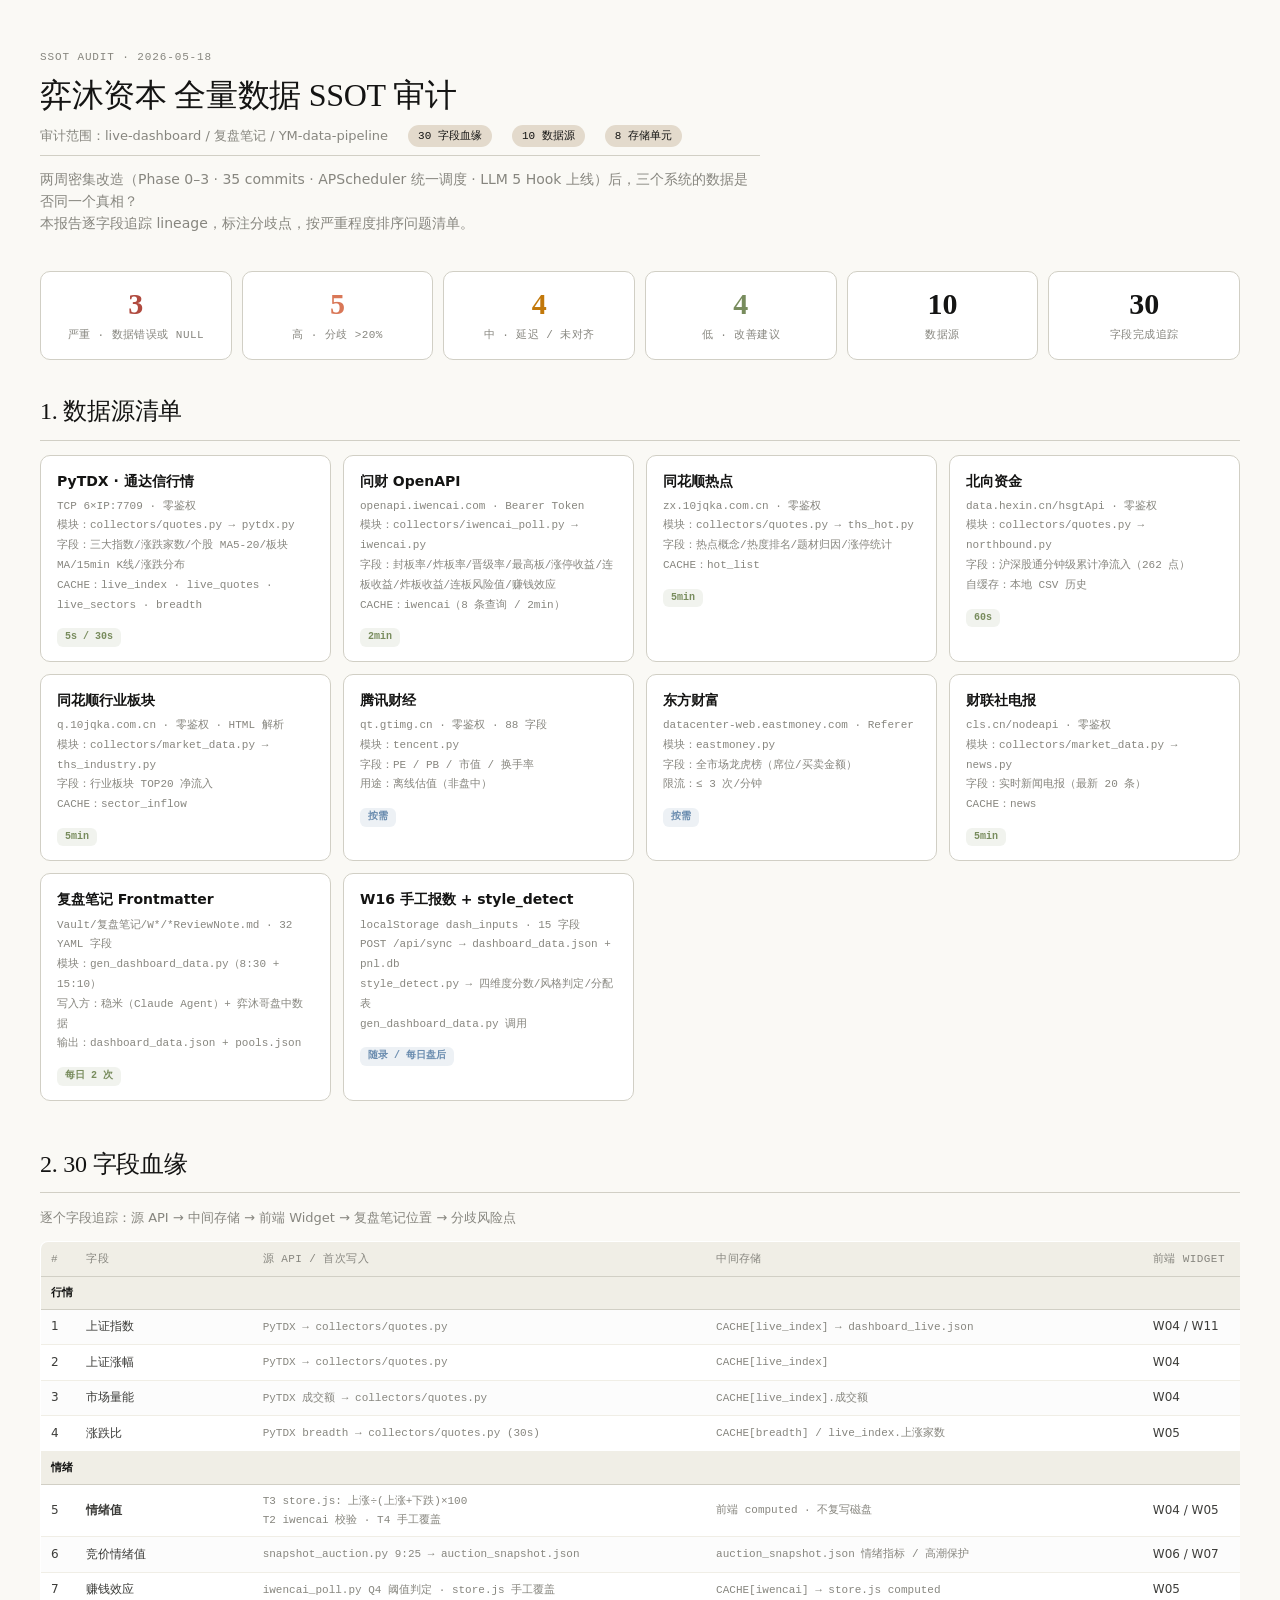
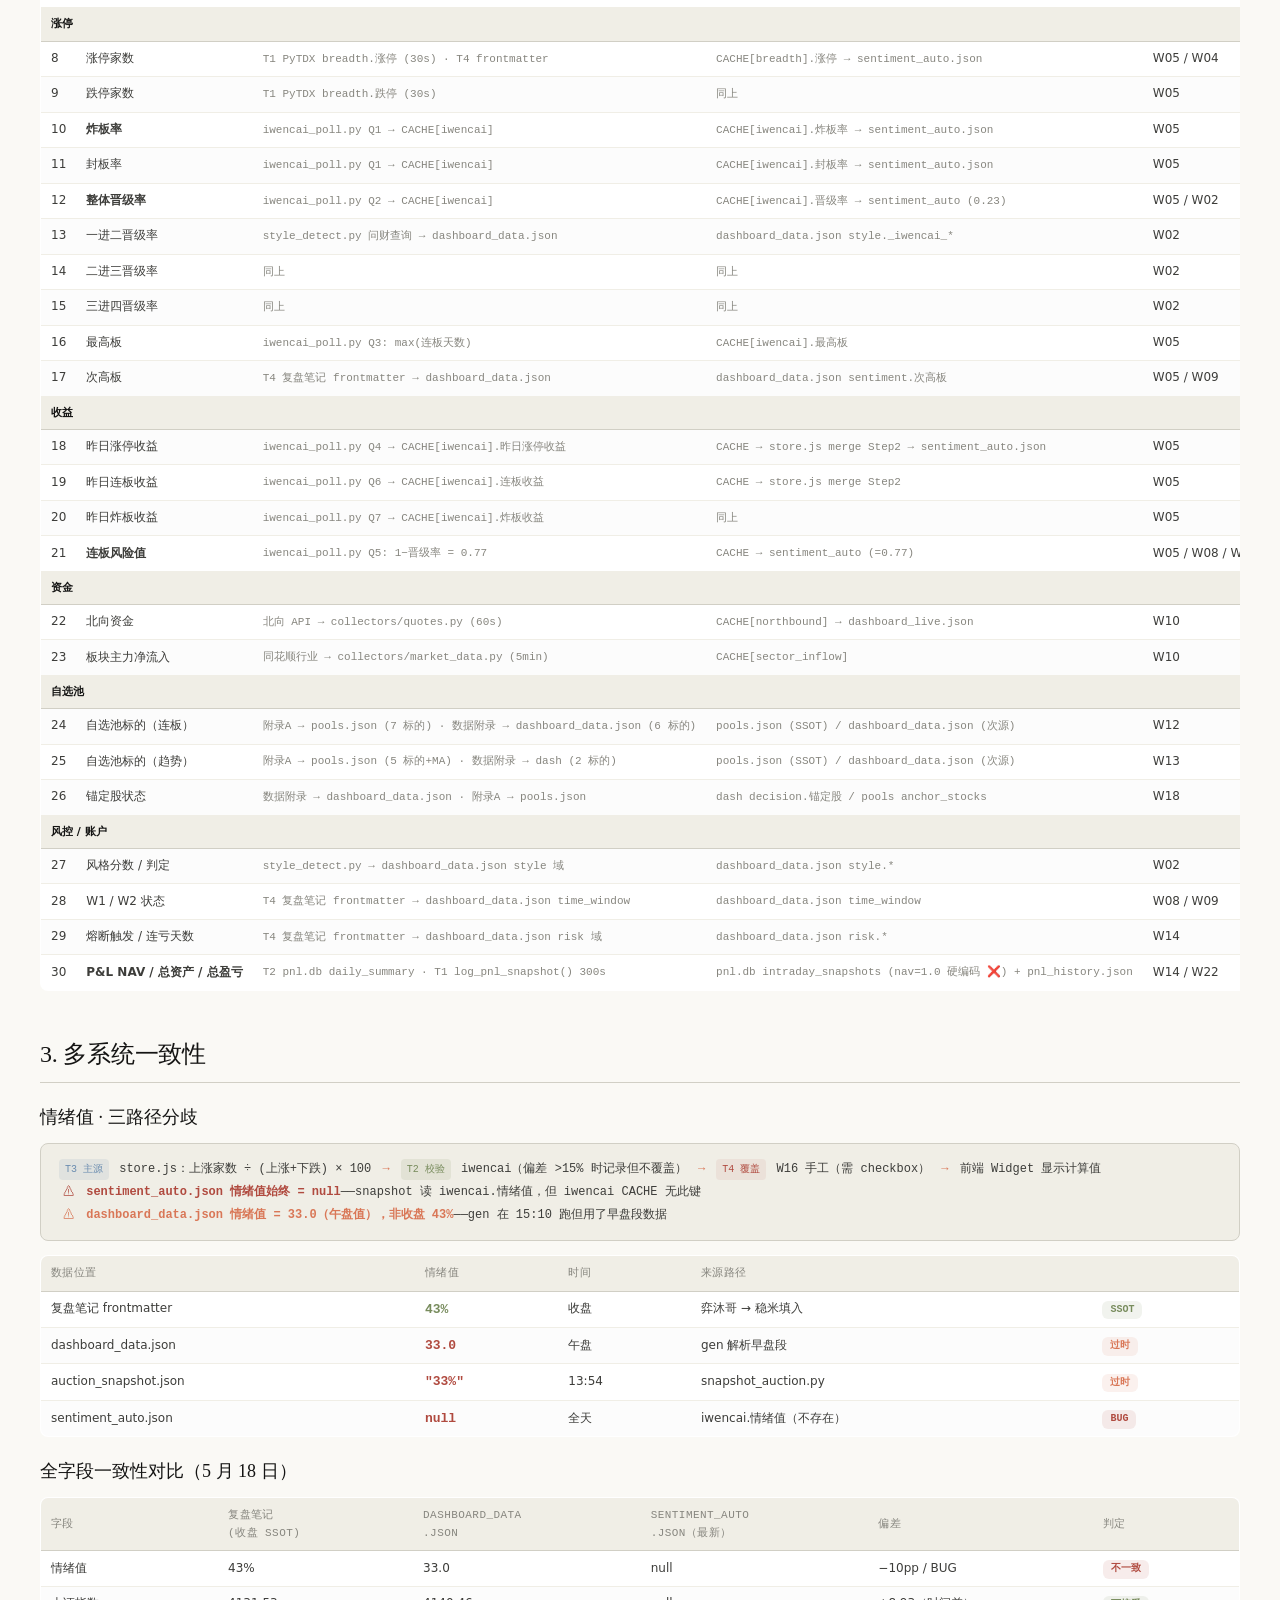
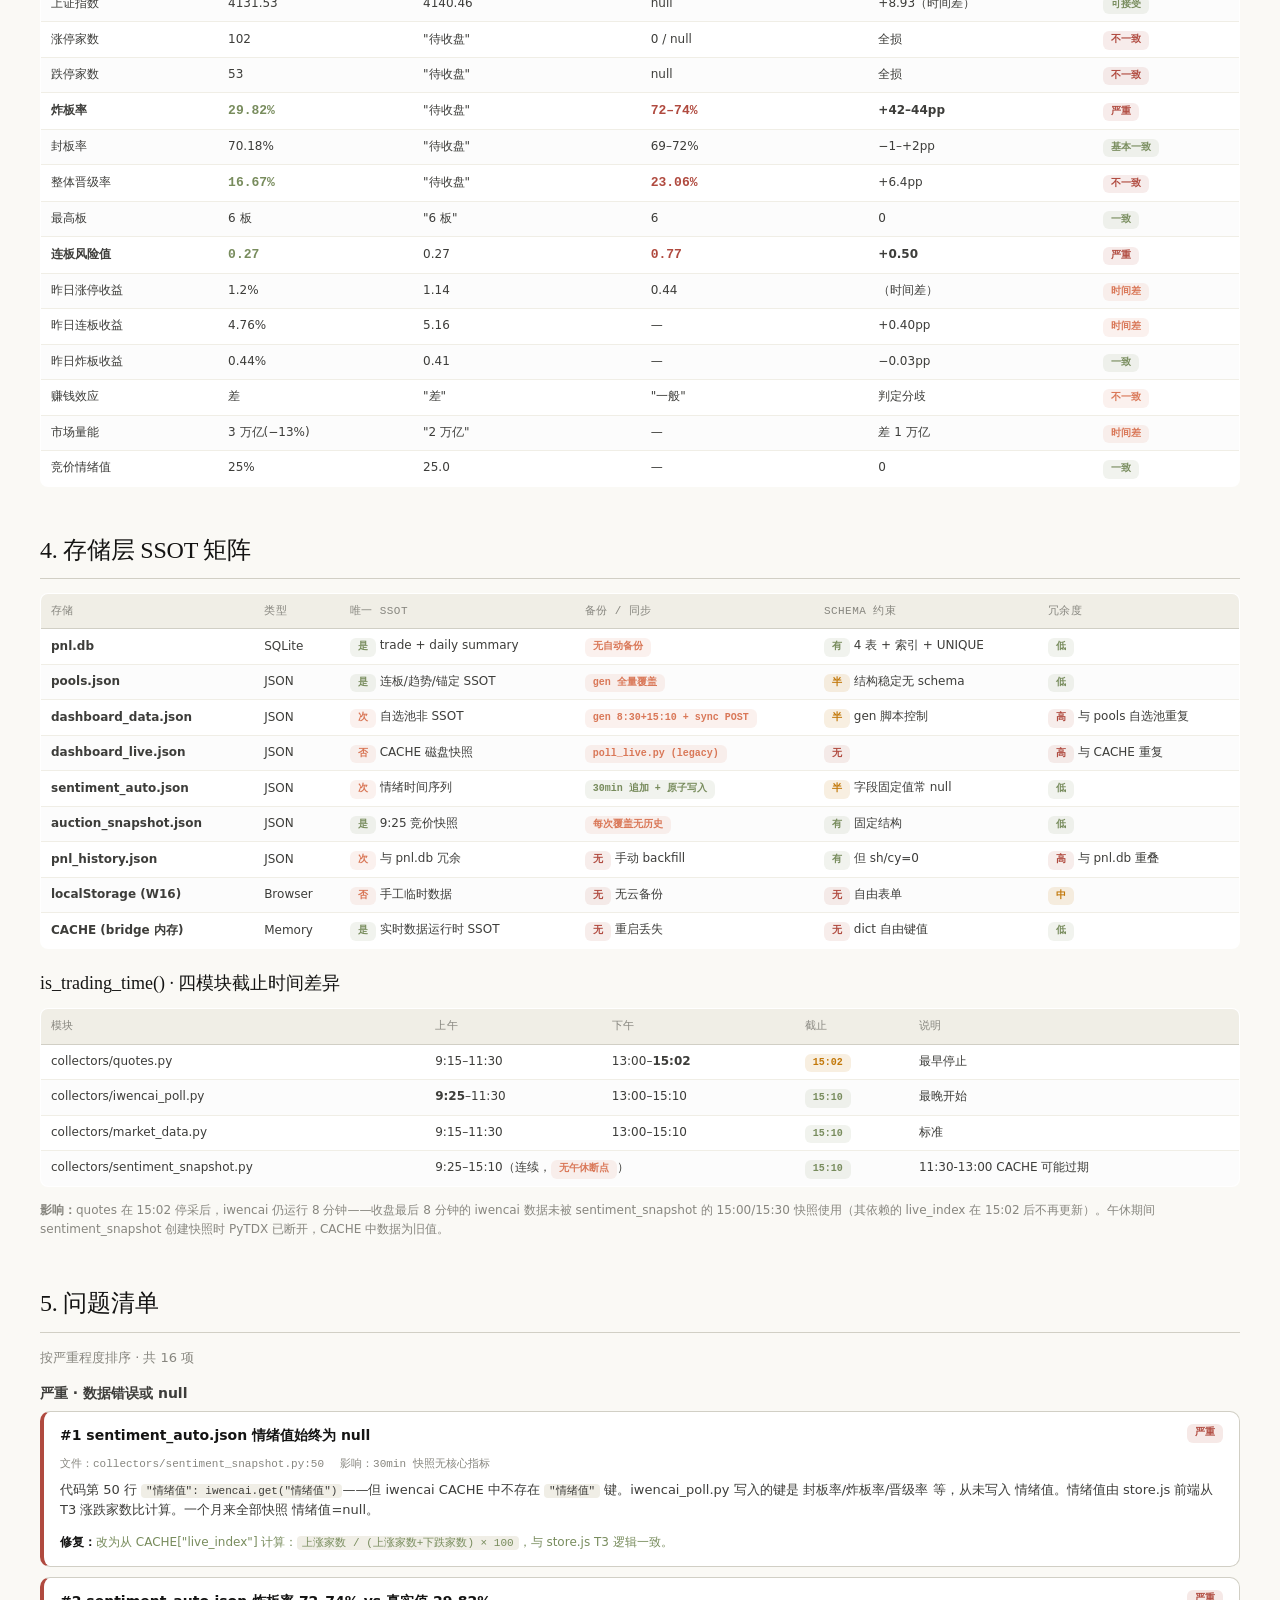
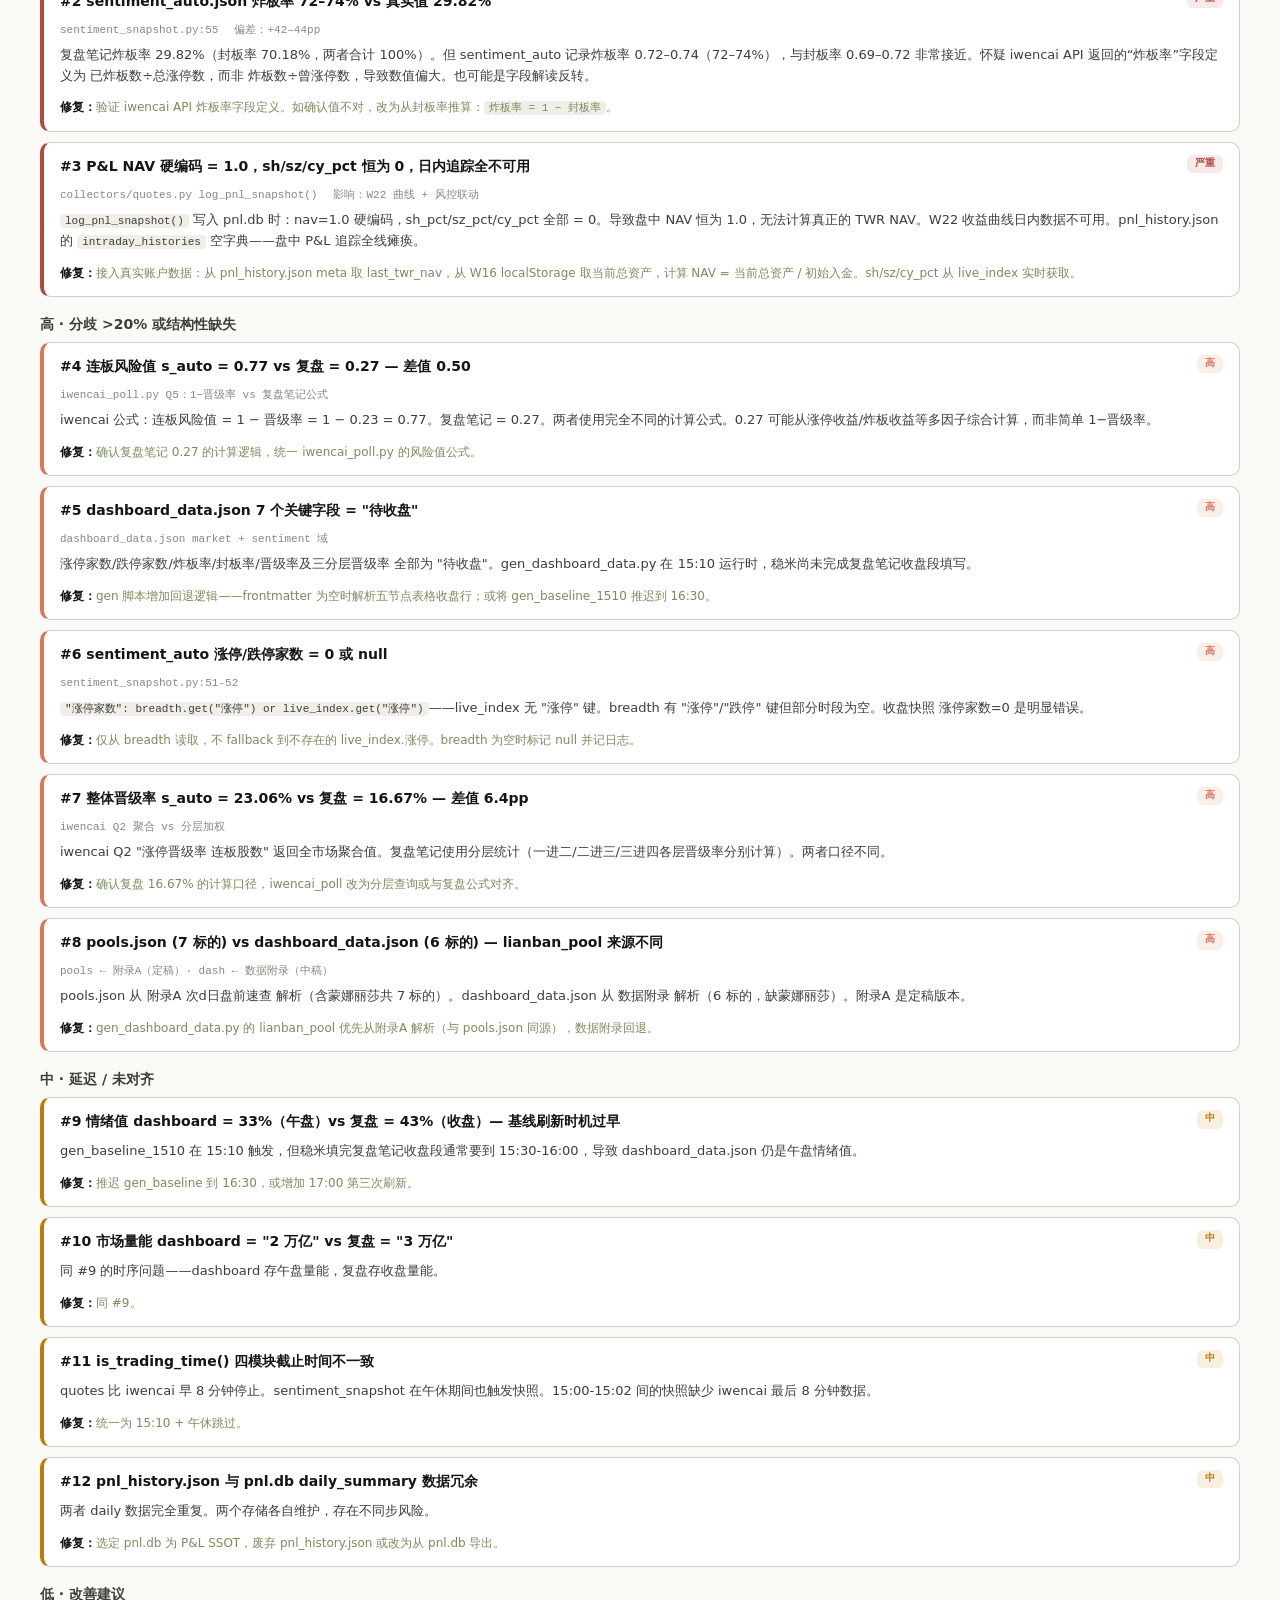
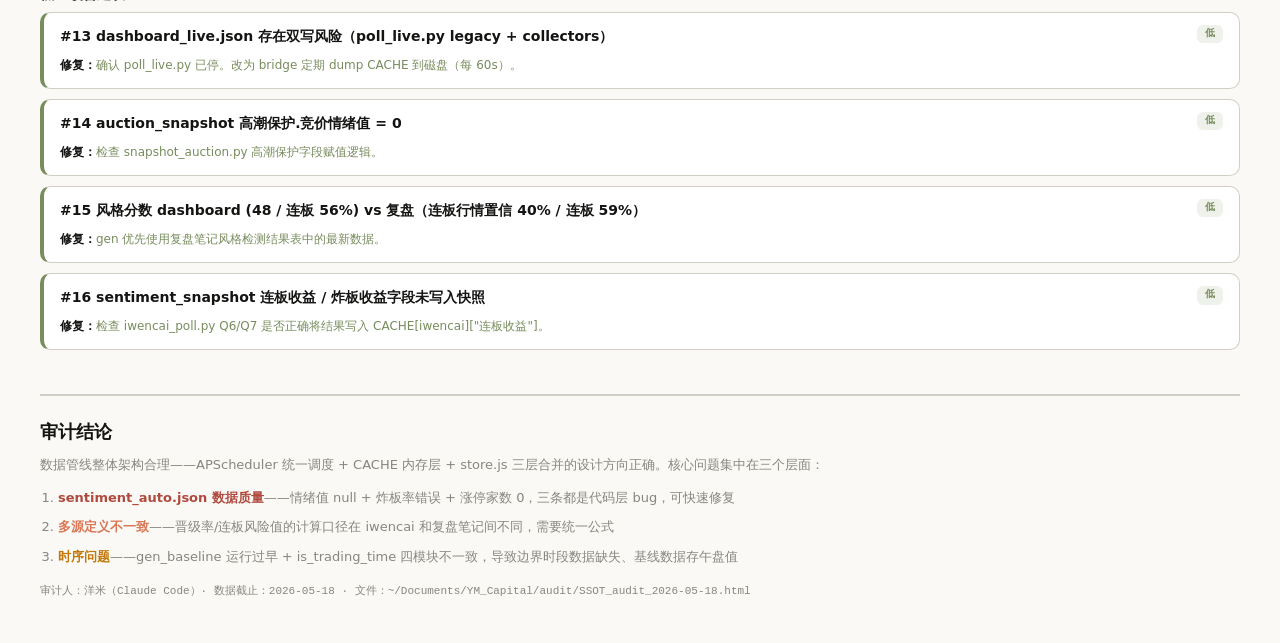
<file: docs/audit/SSOT_audit_2026-05-18.html>
<!doctype html>
<html lang="zh-CN">
<head>
<meta charset="utf-8">
<meta name="viewport" content="width=device-width, initial-scale=1">
<title>弈沐资本 全量数据 SSOT 审计 · 2026-05-18</title>
<style>
:root {
  --ivory:#FAF9F5; --slate:#141413; --clay:#D97757; --oat:#E3DACC;
  --olive:#788C5D; --rust:#B04A3F; --sky:#6A8CAF; --amber:#C2780A;
  --g150:#F0EEE6; --g300:#D1CFC5; --g500:#87867F; --g700:#3D3D3A;
  --serif:Georgia,'Noto Serif SC',ui-serif,serif;
  --sans:system-ui,-apple-system,'Noto Sans SC',sans-serif;
  --mono:ui-monospace,'SF Mono',Menlo,monospace;
}
*{margin:0;padding:0;box-sizing:border-box}
html{scroll-behavior:smooth;scroll-padding-top:24px}
body{background:var(--ivory);color:var(--g700);font-family:var(--sans);font-size:14px;line-height:1.65;-webkit-font-smoothing:antialiased;padding:0 24px 80px}
.page{max-width:1200px;margin:0 auto}

/* ── header ── */
.report-header{margin:48px 0 36px}
.eyebrow{font-family:var(--mono);font-size:11px;letter-spacing:.08em;text-transform:uppercase;color:var(--g500);margin-bottom:10px}
h1{font-family:var(--serif);font-weight:500;font-size:32px;color:var(--slate);letter-spacing:-.01em;margin-bottom:10px;line-height:1.2}
.meta-row{display:flex;gap:20px;flex-wrap:wrap;font-size:13px;color:var(--g500);margin-bottom:8px}
.meta-row .tag{background:var(--oat);color:var(--slate);padding:2px 10px;border-radius:999px;font-family:var(--mono);font-size:11px}
.lead{max-width:720px;font-size:14px;color:var(--g500);line-height:1.6;padding-top:12px;border-top:1.5px solid var(--g300)}

/* ── stats bar ── */
.stats{display:grid;grid-template-columns:repeat(auto-fit,minmax(140px,1fr));gap:10px;margin-bottom:32px}
.stat{background:#fff;border:1.5px solid var(--g300);border-radius:10px;padding:14px 16px;text-align:center}
.stat .val{font-family:var(--serif);font-size:30px;font-weight:600;color:var(--slate);display:block;line-height:1.2}
.stat .val.crit{color:var(--rust)}
.stat .val.high{color:var(--clay)}
.stat .val.med{color:var(--amber)}
.stat .val.low{color:var(--olive)}
.stat .lbl{font-size:11px;color:var(--g500);text-transform:uppercase;letter-spacing:.04em;font-family:var(--mono);margin-top:2px}

/* ── sections ── */
section{margin-bottom:44px}
h2{font-family:var(--serif);font-weight:500;font-size:24px;color:var(--slate);margin-bottom:14px;letter-spacing:-.01em;padding-bottom:8px;border-bottom:1.5px solid var(--g300)}
h3{font-family:var(--serif);font-weight:500;font-size:18px;color:var(--slate);margin:20px 0 10px}
h4{font-size:14px;font-weight:600;margin:14px 0 6px;color:var(--g700);display:flex;align-items:center;gap:6px}

/* ── source cards ── */
.src-grid{display:grid;grid-template-columns:repeat(auto-fill,minmax(280px,1fr));gap:12px;margin-bottom:20px}
.src-card{background:#fff;border:1.5px solid var(--g300);border-radius:10px;padding:14px 16px}
.src-card .nm{font-size:14px;font-weight:700;color:var(--slate);margin-bottom:4px}
.src-card .det{font-family:var(--mono);font-size:11px;color:var(--g500);line-height:1.8}
.src-card .freq{margin-top:8px}

/* ── tables ── */
.tw{overflow-x:auto;margin-bottom:14px}
table{width:100%;border-collapse:collapse;font-size:12px;background:#fff;border:1.5px solid var(--g300);border-radius:8px;overflow:hidden}
th{font-family:var(--mono);font-size:11px;text-transform:uppercase;letter-spacing:.04em;color:var(--g500);font-weight:500;background:var(--g150);padding:8px 10px;text-align:left;border-bottom:1.5px solid var(--g300);white-space:nowrap}
td{padding:7px 10px;border-bottom:1px solid var(--g150);white-space:nowrap}
td.wrap{white-space:normal;min-width:200px}
tr:hover td{background:rgba(217,119,87,.04)}
tr:nth-child(even) td{background:rgba(0,0,0,.012)}
tr:nth-child(even):hover td{background:rgba(217,119,87,.06)}
.gap td{background:var(--g150)!important;font-weight:600;color:var(--slate);font-size:11px;border-bottom:1.5px solid var(--g300)}

/* ── badges ── */
.badge{display:inline-block;padding:1px 8px;border-radius:6px;font-size:10px;font-weight:600;font-family:var(--mono);white-space:nowrap}
.badge-crit{background:rgba(176,74,63,.12);color:var(--rust)}
.badge-high{background:rgba(217,119,87,.12);color:var(--clay)}
.badge-med{background:rgba(194,120,10,.12);color:var(--amber)}
.badge-low{background:rgba(120,140,93,.12);color:var(--olive)}
.badge-info{background:rgba(106,140,175,.12);color:var(--sky)}
.badge-ok{background:rgba(120,140,93,.1);color:var(--olive)}
.badge-warn{background:rgba(217,119,87,.1);color:var(--clay)}
.badge-err{background:rgba(176,74,63,.1);color:var(--rust)}

/* ── issue cards ── */
.issue-cards{display:grid;gap:10px;margin-bottom:16px}
.issue{background:#fff;border:1.5px solid var(--g300);border-radius:10px;overflow:hidden}
.issue.crit{border-left:4px solid var(--rust)}
.issue.high{border-left:4px solid var(--clay)}
.issue.med{border-left:4px solid var(--amber)}
.issue.low{border-left:4px solid var(--olive)}
.issue-head{padding:12px 16px 8px;display:flex;justify-content:space-between;align-items:flex-start;gap:12px}
.issue-head .t{font-size:14px;font-weight:700;color:var(--slate);flex:1}
.issue-meta{padding:0 16px 6px;font-family:var(--mono);font-size:11px;color:var(--g500);display:flex;gap:16px;flex-wrap:wrap}
.issue-body{padding:0 16px 12px;font-size:13px;color:var(--g700);line-height:1.6}
.issue-fix{padding:0 16px 14px;font-size:12px;color:var(--olive);line-height:1.5}
.issue-fix strong{color:var(--slate);font-weight:600}
.issue code{background:var(--g150);padding:1px 5px;border-radius:4px;font-family:var(--mono);font-size:11px}

/* ── flow box ── */
.flow{background:var(--g150);border:1.5px solid var(--g300);border-radius:8px;padding:14px 18px;margin-bottom:14px;font-family:var(--mono);font-size:12px;line-height:1.9}
.flow .a{color:var(--clay);margin:0 4px}
.flow .l1{display:inline-block;padding:1px 6px;border-radius:4px;font-size:10px;background:rgba(106,140,175,.12);color:var(--sky);margin-right:3px}
.flow .l2{display:inline-block;padding:1px 6px;border-radius:4px;font-size:10px;background:rgba(120,140,93,.12);color:var(--olive);margin-right:3px}
.flow .l3{display:inline-block;padding:1px 6px;border-radius:4px;font-size:10px;background:rgba(217,119,87,.12);color:var(--clay);margin-right:3px}
.flow .l4{display:inline-block;padding:1px 6px;border-radius:4px;font-size:10px;background:rgba(176,74,63,.08);color:var(--rust);margin-right:3px}

/* ── val display ── */
.val-ok{font-family:var(--mono);font-size:13px;font-weight:600;color:var(--olive)}
.val-bad{font-family:var(--mono);font-size:13px;font-weight:600;color:var(--rust)}
.val-warn{font-family:var(--mono);font-size:13px;font-weight:600;color:var(--clay)}

/* ── path text ── */
.path{font-family:var(--mono);font-size:11px;color:var(--g500);line-height:1.7}

/* ── conclusion ── */
.conclusion{border-top:2px solid var(--g300);padding-top:20px;margin-top:40px;font-size:13px;color:var(--g500);line-height:1.8}
.conclusion ol{margin:10px 0 0 18px}
.conclusion li{margin-bottom:6px}
.conclusion li strong{color:var(--slate)}

/* ── responsive ── */
@media(max-width:768px){
  body{padding:0 12px 60px}
  h1{font-size:24px}
  .stats{grid-template-columns:repeat(3,1fr)}
  .src-grid{grid-template-columns:1fr}
}
</style>
</head>
<body>
<div class="page">

<!-- ═══════════ HEADER ═══════════ -->
<header class="report-header">
  <div class="eyebrow">SSOT Audit · 2026-05-18</div>
  <h1>弈沐资本 全量数据 SSOT 审计</h1>
  <div class="meta-row">
    <span>审计范围：live-dashboard / 复盘笔记 / YM-data-pipeline</span>
    <span class="tag">30 字段血缘</span>
    <span class="tag">10 数据源</span>
    <span class="tag">8 存储单元</span>
  </div>
  <div class="lead">
    两周密集改造（Phase 0–3 · 35 commits · APScheduler 统一调度 · LLM 5 Hook 上线）后，三个系统的数据是否同一个真相？<br>
    本报告逐字段追踪 lineage，标注分歧点，按严重程度排序问题清单。
  </div>
</header>

<!-- ═══════════ SUMMARY BAR ═══════════ -->
<div class="stats">
  <div class="stat"><span class="val crit">3</span><span class="lbl">严重 · 数据错误或 null</span></div>
  <div class="stat"><span class="val high">5</span><span class="lbl">高 · 分歧 &gt;20%</span></div>
  <div class="stat"><span class="val med">4</span><span class="lbl">中 · 延迟 / 未对齐</span></div>
  <div class="stat"><span class="val low">4</span><span class="lbl">低 · 改善建议</span></div>
  <div class="stat"><span class="val">10</span><span class="lbl">数据源</span></div>
  <div class="stat"><span class="val">30</span><span class="lbl">字段完成追踪</span></div>
</div>

<!-- ═══════════ 1. DATA SOURCES ═══════════ -->
<section>
  <h2>1. 数据源清单</h2>
  <div class="src-grid">

    <div class="src-card">
      <div class="nm">PyTDX · 通达信行情</div>
      <div class="det">
        TCP 6×IP:7709 · 零鉴权<br>
        模块：collectors/quotes.py → pytdx.py<br>
        字段：三大指数/涨跌家数/个股 MA5-20/板块 MA/15min K线/涨跌分布<br>
        CACHE：live_index · live_quotes · live_sectors · breadth
      </div>
      <div class="freq"><span class="badge badge-ok">5s / 30s</span></div>
    </div>

    <div class="src-card">
      <div class="nm">问财 OpenAPI</div>
      <div class="det">
        openapi.iwencai.com · Bearer Token<br>
        模块：collectors/iwencai_poll.py → iwencai.py<br>
        字段：封板率/炸板率/晋级率/最高板/涨停收益/连板收益/炸板收益/连板风险值/赚钱效应<br>
        CACHE：iwencai（8 条查询 / 2min）
      </div>
      <div class="freq"><span class="badge badge-ok">2min</span></div>
    </div>

    <div class="src-card">
      <div class="nm">同花顺热点</div>
      <div class="det">
        zx.10jqka.com.cn · 零鉴权<br>
        模块：collectors/quotes.py → ths_hot.py<br>
        字段：热点概念/热度排名/题材归因/涨停统计<br>
        CACHE：hot_list
      </div>
      <div class="freq"><span class="badge badge-ok">5min</span></div>
    </div>

    <div class="src-card">
      <div class="nm">北向资金</div>
      <div class="det">
        data.hexin.cn/hsgtApi · 零鉴权<br>
        模块：collectors/quotes.py → northbound.py<br>
        字段：沪深股通分钟级累计净流入（262 点）<br>
        自缓存：本地 CSV 历史
      </div>
      <div class="freq"><span class="badge badge-ok">60s</span></div>
    </div>

    <div class="src-card">
      <div class="nm">同花顺行业板块</div>
      <div class="det">
        q.10jqka.com.cn · 零鉴权 · HTML 解析<br>
        模块：collectors/market_data.py → ths_industry.py<br>
        字段：行业板块 TOP20 净流入<br>
        CACHE：sector_inflow
      </div>
      <div class="freq"><span class="badge badge-ok">5min</span></div>
    </div>

    <div class="src-card">
      <div class="nm">腾讯财经</div>
      <div class="det">
        qt.gtimg.cn · 零鉴权 · 88 字段<br>
        模块：tencent.py<br>
        字段：PE / PB / 市值 / 换手率<br>
        用途：离线估值（非盘中）
      </div>
      <div class="freq"><span class="badge badge-info">按需</span></div>
    </div>

    <div class="src-card">
      <div class="nm">东方财富</div>
      <div class="det">
        datacenter-web.eastmoney.com · Referer<br>
        模块：eastmoney.py<br>
        字段：全市场龙虎榜（席位/买卖金额）<br>
        限流：≤ 3 次/分钟
      </div>
      <div class="freq"><span class="badge badge-info">按需</span></div>
    </div>

    <div class="src-card">
      <div class="nm">财联社电报</div>
      <div class="det">
        cls.cn/nodeapi · 零鉴权<br>
        模块：collectors/market_data.py → news.py<br>
        字段：实时新闻电报（最新 20 条）<br>
        CACHE：news
      </div>
      <div class="freq"><span class="badge badge-ok">5min</span></div>
    </div>

    <div class="src-card">
      <div class="nm">复盘笔记 Frontmatter</div>
      <div class="det">
        Vault/复盘笔记/W*/*ReviewNote.md · 32 YAML 字段<br>
        模块：gen_dashboard_data.py（8:30 + 15:10）<br>
        写入方：稳米（Claude Agent）+ 弈沐哥盘中数据<br>
        输出：dashboard_data.json + pools.json
      </div>
      <div class="freq"><span class="badge badge-ok">每日 2 次</span></div>
    </div>

    <div class="src-card">
      <div class="nm">W16 手工报数 + style_detect</div>
      <div class="det">
        localStorage dash_inputs · 15 字段<br>
        POST /api/sync → dashboard_data.json + pnl.db<br>
        style_detect.py → 四维度分数/风格判定/分配表<br>
        gen_dashboard_data.py 调用
      </div>
      <div class="freq"><span class="badge badge-info">随录 / 每日盘后</span></div>
    </div>

  </div>
</section>

<!-- ═══════════ 2. FIELD LINEAGE ═══════════ -->
<section>
  <h2>2. 30 字段血缘</h2>
  <p style="font-size:13px;color:var(--g500);margin-bottom:12px">逐个字段追踪：源 API → 中间存储 → 前端 Widget → 复盘笔记位置 → 分歧风险点</p>

  <div class="tw">
  <table>
    <thead>
      <tr><th>#</th><th>字段</th><th>源 API / 首次写入</th><th>中间存储</th><th>前端 Widget</th><th>复盘笔记</th><th>风险</th></tr>
    </thead>
    <tbody>

      <tr class="gap"><td colspan="7">行情</td></tr>
      <tr>
        <td>1</td><td>上证指数</td>
        <td class="path">PyTDX → collectors/quotes.py</td>
        <td class="path">CACHE[live_index] → dashboard_live.json</td>
        <td>W04 / W11</td>
        <td>表1 + frontmatter</td>
        <td><span class="badge badge-ok">低</span></td>
      </tr>
      <tr>
        <td>2</td><td>上证涨幅</td>
        <td class="path">PyTDX → collectors/quotes.py</td>
        <td class="path">CACHE[live_index]</td>
        <td>W04</td>
        <td>frontmatter</td>
        <td><span class="badge badge-med">中</span> 日内 vs 收盘</td>
      </tr>
      <tr>
        <td>3</td><td>市场量能</td>
        <td class="path">PyTDX 成交额 → collectors/quotes.py</td>
        <td class="path">CACHE[live_index].成交额</td>
        <td>W04</td>
        <td>表1 + frontmatter</td>
        <td><span class="badge badge-med">中</span> 日内累积 vs 收盘</td>
      </tr>
      <tr>
        <td>4</td><td>涨跌比</td>
        <td class="path">PyTDX breadth → collectors/quotes.py (30s)</td>
        <td class="path">CACHE[breadth] / live_index.上涨家数</td>
        <td>W05</td>
        <td>表1 五节点</td>
        <td><span class="badge badge-ok">低</span></td>
      </tr>

      <tr class="gap"><td colspan="7">情绪</td></tr>
      <tr>
        <td>5</td><td><strong>情绪值</strong></td>
        <td class="path"><span class="l1">T3</span> store.js: 上涨÷(上涨+下跌)×100<br><span class="l2">T2</span> iwencai 校验 · <span class="l4">T4</span> 手工覆盖</td>
        <td class="path">前端 computed · 不复写磁盘</td>
        <td>W04 / W05</td>
        <td>frontmatter + 表1</td>
        <td><span class="badge badge-err">高</span> 三路径分歧</td>
      </tr>
      <tr>
        <td>6</td><td>竞价情绪值</td>
        <td class="path">snapshot_auction.py 9:25 → auction_snapshot.json</td>
        <td class="path">auction_snapshot.json 情绪指标 / 高潮保护</td>
        <td>W06 / W07</td>
        <td>表2 竞价列</td>
        <td><span class="badge badge-err">高</span> 高潮保护=0</td>
      </tr>
      <tr>
        <td>7</td><td>赚钱效应</td>
        <td class="path">iwencai_poll.py Q4 阈值判定 · store.js 手工覆盖</td>
        <td class="path">CACHE[iwencai] → store.js computed</td>
        <td>W05</td>
        <td>frontmatter + 表2</td>
        <td><span class="badge badge-med">中</span> 复盘=差 s_auto=一般</td>
      </tr>

      <tr class="gap"><td colspan="7">涨停</td></tr>
      <tr>
        <td>8</td><td>涨停家数</td>
        <td class="path"><span class="l1">T1</span> PyTDX breadth.涨停 (30s) · <span class="l4">T4</span> frontmatter</td>
        <td class="path">CACHE[breadth].涨停 → sentiment_auto.json</td>
        <td>W05 / W04</td>
        <td>frontmatter + 表1</td>
        <td><span class="badge badge-err">高</span> dashboard="待收盘" s_auto=0</td>
      </tr>
      <tr>
        <td>9</td><td>跌停家数</td>
        <td class="path"><span class="l1">T1</span> PyTDX breadth.跌停 (30s)</td>
        <td class="path">同上</td>
        <td>W05</td>
        <td>frontmatter + 表1</td>
        <td><span class="badge badge-err">高</span> 同上</td>
      </tr>
      <tr>
        <td>10</td><td><strong>炸板率</strong></td>
        <td class="path">iwencai_poll.py Q1 → CACHE[iwencai]</td>
        <td class="path">CACHE[iwencai].炸板率 → sentiment_auto.json</td>
        <td>W05</td>
        <td>frontmatter + 表2</td>
        <td><span class="badge badge-err">严重</span> s_auto=72% vs 复盘=30%</td>
      </tr>
      <tr>
        <td>11</td><td>封板率</td>
        <td class="path">iwencai_poll.py Q1 → CACHE[iwencai]</td>
        <td class="path">CACHE[iwencai].封板率 → sentiment_auto.json</td>
        <td>W05</td>
        <td>frontmatter + 表2</td>
        <td><span class="badge badge-ok">低</span> 基本一致 70%</td>
      </tr>
      <tr>
        <td>12</td><td><strong>整体晋级率</strong></td>
        <td class="path">iwencai_poll.py Q2 → CACHE[iwencai]</td>
        <td class="path">CACHE[iwencai].晋级率 → sentiment_auto (0.23)</td>
        <td>W05 / W02</td>
        <td>frontmatter + 表2</td>
        <td><span class="badge badge-err">高</span> s_auto=23% vs 复盘=16.7%</td>
      </tr>
      <tr>
        <td>13</td><td>一进二晋级率</td>
        <td class="path">style_detect.py 问财查询 → dashboard_data.json</td>
        <td class="path">dashboard_data.json style._iwencai_*</td>
        <td>W02</td>
        <td>frontmatter</td>
        <td><span class="badge badge-ok">低</span></td>
      </tr>
      <tr>
        <td>14</td><td>二进三晋级率</td>
        <td class="path">同上</td>
        <td class="path">同上</td>
        <td>W02</td>
        <td>frontmatter</td>
        <td><span class="badge badge-ok">低</span></td>
      </tr>
      <tr>
        <td>15</td><td>三进四晋级率</td>
        <td class="path">同上</td>
        <td class="path">同上</td>
        <td>W02</td>
        <td>frontmatter</td>
        <td><span class="badge badge-ok">低</span></td>
      </tr>
      <tr>
        <td>16</td><td>最高板</td>
        <td class="path">iwencai_poll.py Q3: max(连板天数)</td>
        <td class="path">CACHE[iwencai].最高板</td>
        <td>W05</td>
        <td>frontmatter + 表2</td>
        <td><span class="badge badge-ok">低</span> 一致=6</td>
      </tr>
      <tr>
        <td>17</td><td>次高板</td>
        <td class="path">T4 复盘笔记 frontmatter → dashboard_data.json</td>
        <td class="path">dashboard_data.json sentiment.次高板</td>
        <td>W05 / W09</td>
        <td>frontmatter</td>
        <td><span class="badge badge-ok">低</span> 纯手工</td>
      </tr>

      <tr class="gap"><td colspan="7">收益</td></tr>
      <tr>
        <td>18</td><td>昨日涨停收益</td>
        <td class="path">iwencai_poll.py Q4 → CACHE[iwencai].昨日涨停收益</td>
        <td class="path">CACHE → store.js merge Step2 → sentiment_auto.json</td>
        <td>W05</td>
        <td>frontmatter + 表2</td>
        <td><span class="badge badge-med">中</span> 复盘=1.2% dash=1.14 s_auto=0.44</td>
      </tr>
      <tr>
        <td>19</td><td>昨日连板收益</td>
        <td class="path">iwencai_poll.py Q6 → CACHE[iwencai].连板收益</td>
        <td class="path">CACHE → store.js merge Step2</td>
        <td>W05</td>
        <td>frontmatter + 表2</td>
        <td><span class="badge badge-med">中</span> 复盘=4.76% dash=5.16</td>
      </tr>
      <tr>
        <td>20</td><td>昨日炸板收益</td>
        <td class="path">iwencai_poll.py Q7 → CACHE[iwencai].炸板收益</td>
        <td class="path">同上</td>
        <td>W05</td>
        <td>frontmatter + 表2</td>
        <td><span class="badge badge-ok">低</span> 基本一致</td>
      </tr>
      <tr>
        <td>21</td><td><strong>连板风险值</strong></td>
        <td class="path">iwencai_poll.py Q5: 1−晋级率 = 0.77</td>
        <td class="path">CACHE → sentiment_auto (=0.77)</td>
        <td>W05 / W08 / W09</td>
        <td>frontmatter (=0.27)</td>
        <td><span class="badge badge-err">严重</span> 差值 0.50</td>
      </tr>

      <tr class="gap"><td colspan="7">资金</td></tr>
      <tr>
        <td>22</td><td>北向资金</td>
        <td class="path">北向 API → collectors/quotes.py (60s)</td>
        <td class="path">CACHE[northbound] → dashboard_live.json</td>
        <td>W10</td>
        <td>—</td>
        <td><span class="badge badge-ok">低</span></td>
      </tr>
      <tr>
        <td>23</td><td>板块主力净流入</td>
        <td class="path">同花顺行业 → collectors/market_data.py (5min)</td>
        <td class="path">CACHE[sector_inflow]</td>
        <td>W10</td>
        <td>—</td>
        <td><span class="badge badge-ok">低</span></td>
      </tr>

      <tr class="gap"><td colspan="7">自选池</td></tr>
      <tr>
        <td>24</td><td>自选池标的（连板）</td>
        <td class="path">附录A → pools.json (7 标的) · 数据附录 → dashboard_data.json (6 标的)</td>
        <td class="path">pools.json (SSOT) / dashboard_data.json (次源)</td>
        <td>W12</td>
        <td>附录A + 数据附录</td>
        <td><span class="badge badge-err">高</span> pools=7 vs dash=6</td>
      </tr>
      <tr>
        <td>25</td><td>自选池标的（趋势）</td>
        <td class="path">附录A → pools.json (5 标的+MA) · 数据附录 → dash (2 标的)</td>
        <td class="path">pools.json (SSOT) / dashboard_data.json (次源)</td>
        <td>W13</td>
        <td>附录A + 数据附录</td>
        <td><span class="badge badge-err">高</span> pools=5 vs dash=2</td>
      </tr>
      <tr>
        <td>26</td><td>锚定股状态</td>
        <td class="path">数据附录 → dashboard_data.json · 附录A → pools.json</td>
        <td class="path">dash decision.锚定股 / pools anchor_stocks</td>
        <td>W18</td>
        <td>数据附录 + 附录A</td>
        <td><span class="badge badge-med">中</span> 两源结构一致</td>
      </tr>

      <tr class="gap"><td colspan="7">风控 / 账户</td></tr>
      <tr>
        <td>27</td><td>风格分数 / 判定</td>
        <td class="path">style_detect.py → dashboard_data.json style 域</td>
        <td class="path">dashboard_data.json style.*</td>
        <td>W02</td>
        <td>风格检测结果表</td>
        <td><span class="badge badge-med">中</span> 数值微差</td>
      </tr>
      <tr>
        <td>28</td><td>W1 / W2 状态</td>
        <td class="path">T4 复盘笔记 frontmatter → dashboard_data.json time_window</td>
        <td class="path">dashboard_data.json time_window</td>
        <td>W08 / W09</td>
        <td>frontmatter + 阶段 D</td>
        <td><span class="badge badge-ok">低</span></td>
      </tr>
      <tr>
        <td>29</td><td>熔断触发 / 连亏天数</td>
        <td class="path">T4 复盘笔记 frontmatter → dashboard_data.json risk 域</td>
        <td class="path">dashboard_data.json risk.*</td>
        <td>W14</td>
        <td>frontmatter + 账户风控表</td>
        <td><span class="badge badge-med">中</span> 手工更新延迟</td>
      </tr>
      <tr>
        <td>30</td><td><strong>P&L NAV / 总资产 / 总盈亏</strong></td>
        <td class="path"><span class="l2">T2</span> pnl.db daily_summary · <span class="l1">T1</span> log_pnl_snapshot() 300s</td>
        <td class="path">pnl.db intraday_snapshots (nav=1.0 硬编码 ❌) + pnl_history.json</td>
        <td>W14 / W22</td>
        <td>frontmatter + 账户风控表</td>
        <td><span class="badge badge-err">严重</span> nav=1.0 · sh/sz/cy=0</td>
      </tr>

    </tbody>
  </table>
  </div>
</section>

<!-- ═══════════ 3. CONSISTENCY CHECK ═══════════ -->
<section>
  <h2>3. 多系统一致性</h2>

  <h3>情绪值 · 三路径分歧</h3>
  <div class="flow">
    <span class="l1">T3 主源</span> store.js：上涨家数 ÷ (上涨+下跌) × 100
    <span class="a">→</span> <span class="l2">T2 校验</span> iwencai（偏差 &gt;15% 时记录但不覆盖）
    <span class="a">→</span> <span class="l4">T4 覆盖</span> W16 手工（需 checkbox）
    <span class="a">→</span> 前端 Widget 显示计算值<br>
    <span class="a" style="color:var(--rust)">⚠</span> <strong style="color:var(--rust)">sentiment_auto.json 情绪值始终 = null</strong>——snapshot 读 iwencai.情绪值，但 iwencai CACHE 无此键<br>
    <span class="a" style="color:var(--clay)">⚠</span> <strong style="color:var(--clay)">dashboard_data.json 情绪值 = 33.0（午盘值），非收盘 43%</strong>——gen 在 15:10 跑但用了早盘段数据
  </div>

  <div class="tw">
  <table>
    <thead><tr><th>数据位置</th><th>情绪值</th><th>时间</th><th>来源路径</th><th></th></tr></thead>
    <tbody>
      <tr><td>复盘笔记 frontmatter</td><td class="val-ok">43%</td><td>收盘</td><td>弈沐哥 → 稳米填入</td><td><span class="badge badge-ok">SSOT</span></td></tr>
      <tr><td>dashboard_data.json</td><td class="val-bad">33.0</td><td>午盘</td><td>gen 解析早盘段</td><td><span class="badge badge-warn">过时</span></td></tr>
      <tr><td>auction_snapshot.json</td><td class="val-bad">"33%"</td><td>13:54</td><td>snapshot_auction.py</td><td><span class="badge badge-warn">过时</span></td></tr>
      <tr><td>sentiment_auto.json</td><td class="val-bad">null</td><td>全天</td><td>iwencai.情绪值（不存在）</td><td><span class="badge badge-err">BUG</span></td></tr>
    </tbody>
  </table>
  </div>

  <h3>全字段一致性对比（5 月 18 日）</h3>
  <div class="tw">
  <table>
    <thead><tr><th>字段</th><th>复盘笔记<br>(收盘 SSOT)</th><th>dashboard_data<br>.json</th><th>sentiment_auto<br>.json（最新）</th><th>偏差</th><th>判定</th></tr></thead>
    <tbody>
      <tr>
        <td>情绪值</td><td>43%</td><td>33.0</td><td>null</td><td>−10pp / BUG</td><td><span class="badge badge-err">不一致</span></td>
      </tr>
      <tr>
        <td>上证指数</td><td>4131.53</td><td>4140.46</td><td>null</td><td>+8.93（时间差）</td><td><span class="badge badge-ok">可接受</span></td>
      </tr>
      <tr>
        <td>涨停家数</td><td>102</td><td>"待收盘"</td><td>0 / null</td><td>全损</td><td><span class="badge badge-err">不一致</span></td>
      </tr>
      <tr>
        <td>跌停家数</td><td>53</td><td>"待收盘"</td><td>null</td><td>全损</td><td><span class="badge badge-err">不一致</span></td>
      </tr>
      <tr>
        <td><strong>炸板率</strong></td><td class="val-ok">29.82%</td><td>"待收盘"</td><td class="val-bad">72–74%</td><td><strong>+42–44pp</strong></td><td><span class="badge badge-err">严重</span></td>
      </tr>
      <tr>
        <td>封板率</td><td>70.18%</td><td>"待收盘"</td><td>69–72%</td><td>−1–+2pp</td><td><span class="badge badge-ok">基本一致</span></td>
      </tr>
      <tr>
        <td>整体晋级率</td><td class="val-ok">16.67%</td><td>"待收盘"</td><td class="val-bad">23.06%</td><td>+6.4pp</td><td><span class="badge badge-err">不一致</span></td>
      </tr>
      <tr>
        <td>最高板</td><td>6 板</td><td>"6 板"</td><td>6</td><td>0</td><td><span class="badge badge-ok">一致</span></td>
      </tr>
      <tr>
        <td><strong>连板风险值</strong></td><td class="val-ok">0.27</td><td>0.27</td><td class="val-bad">0.77</td><td><strong>+0.50</strong></td><td><span class="badge badge-err">严重</span></td>
      </tr>
      <tr>
        <td>昨日涨停收益</td><td>1.2%</td><td>1.14</td><td>0.44</td><td>（时间差）</td><td><span class="badge badge-warn">时间差</span></td>
      </tr>
      <tr>
        <td>昨日连板收益</td><td>4.76%</td><td>5.16</td><td>—</td><td>+0.40pp</td><td><span class="badge badge-warn">时间差</span></td>
      </tr>
      <tr>
        <td>昨日炸板收益</td><td>0.44%</td><td>0.41</td><td>—</td><td>−0.03pp</td><td><span class="badge badge-ok">一致</span></td>
      </tr>
      <tr>
        <td>赚钱效应</td><td>差</td><td>"差"</td><td>"一般"</td><td>判定分歧</td><td><span class="badge badge-warn">不一致</span></td>
      </tr>
      <tr>
        <td>市场量能</td><td>3 万亿(−13%)</td><td>"2 万亿"</td><td>—</td><td>差 1 万亿</td><td><span class="badge badge-warn">时间差</span></td>
      </tr>
      <tr>
        <td>竞价情绪值</td><td>25%</td><td>25.0</td><td>—</td><td>0</td><td><span class="badge badge-ok">一致</span></td>
      </tr>
    </tbody>
  </table>
  </div>
</section>

<!-- ═══════════ 4. STORAGE SSOT MATRIX ═══════════ -->
<section>
  <h2>4. 存储层 SSOT 矩阵</h2>

  <div class="tw">
  <table>
    <thead>
      <tr><th>存储</th><th>类型</th><th>唯一 SSOT</th><th>备份 / 同步</th><th>Schema 约束</th><th>冗余度</th></tr>
    </thead>
    <tbody>
      <tr>
        <td><strong>pnl.db</strong></td><td>SQLite</td><td><span class="badge badge-ok">是</span> trade + daily summary</td><td><span class="badge badge-warn">无自动备份</span></td><td><span class="badge badge-ok">有</span> 4 表 + 索引 + UNIQUE</td><td><span class="badge badge-ok">低</span></td>
      </tr>
      <tr>
        <td><strong>pools.json</strong></td><td>JSON</td><td><span class="badge badge-ok">是</span> 连板/趋势/锚定 SSOT</td><td><span class="badge badge-warn">gen 全量覆盖</span></td><td><span class="badge badge-med">半</span> 结构稳定无 schema</td><td><span class="badge badge-ok">低</span></td>
      </tr>
      <tr>
        <td><strong>dashboard_data.json</strong></td><td>JSON</td><td><span class="badge badge-warn">次</span> 自选池非 SSOT</td><td><span class="badge badge-warn">gen 8:30+15:10 + sync POST</span></td><td><span class="badge badge-med">半</span> gen 脚本控制</td><td><span class="badge badge-err">高</span> 与 pools 自选池重复</td>
      </tr>
      <tr>
        <td><strong>dashboard_live.json</strong></td><td>JSON</td><td><span class="badge badge-warn">否</span> CACHE 磁盘快照</td><td><span class="badge badge-warn">poll_live.py (legacy)</span></td><td><span class="badge badge-err">无</span></td><td><span class="badge badge-err">高</span> 与 CACHE 重复</td>
      </tr>
      <tr>
        <td><strong>sentiment_auto.json</strong></td><td>JSON</td><td><span class="badge badge-warn">次</span> 情绪时间序列</td><td><span class="badge badge-ok">30min 追加 + 原子写入</span></td><td><span class="badge badge-med">半</span> 字段固定值常 null</td><td><span class="badge badge-ok">低</span></td>
      </tr>
      <tr>
        <td><strong>auction_snapshot.json</strong></td><td>JSON</td><td><span class="badge badge-ok">是</span> 9:25 竞价快照</td><td><span class="badge badge-warn">每次覆盖无历史</span></td><td><span class="badge badge-ok">有</span> 固定结构</td><td><span class="badge badge-ok">低</span></td>
      </tr>
      <tr>
        <td><strong>pnl_history.json</strong></td><td>JSON</td><td><span class="badge badge-warn">次</span> 与 pnl.db 冗余</td><td><span class="badge badge-err">无</span> 手动 backfill</td><td><span class="badge badge-ok">有</span> 但 sh/cy=0</td><td><span class="badge badge-err">高</span> 与 pnl.db 重叠</td>
      </tr>
      <tr>
        <td><strong>localStorage (W16)</strong></td><td>Browser</td><td><span class="badge badge-warn">否</span> 手工临时数据</td><td><span class="badge badge-err">无</span> 无云备份</td><td><span class="badge badge-err">无</span> 自由表单</td><td><span class="badge badge-med">中</span></td>
      </tr>
      <tr>
        <td><strong>CACHE (bridge 内存)</strong></td><td>Memory</td><td><span class="badge badge-ok">是</span> 实时数据运行时 SSOT</td><td><span class="badge badge-err">无</span> 重启丢失</td><td><span class="badge badge-err">无</span> dict 自由键值</td><td><span class="badge badge-ok">低</span></td>
      </tr>
    </tbody>
  </table>
  </div>

  <h3>is_trading_time() · 四模块截止时间差异</h3>
  <div class="tw">
  <table>
    <thead><tr><th>模块</th><th>上午</th><th>下午</th><th>截止</th><th>说明</th></tr></thead>
    <tbody>
      <tr><td>collectors/quotes.py</td><td>9:15–11:30</td><td>13:00–<strong>15:02</strong></td><td><span class="badge badge-med">15:02</span></td><td>最早停止</td></tr>
      <tr><td>collectors/iwencai_poll.py</td><td><strong>9:25</strong>–11:30</td><td>13:00–15:10</td><td><span class="badge badge-ok">15:10</span></td><td>最晚开始</td></tr>
      <tr><td>collectors/market_data.py</td><td>9:15–11:30</td><td>13:00–15:10</td><td><span class="badge badge-ok">15:10</span></td><td>标准</td></tr>
      <tr><td>collectors/sentiment_snapshot.py</td><td colspan="2">9:25–15:10（连续，<span class="badge badge-warn">无午休断点</span>）</td><td><span class="badge badge-ok">15:10</span></td><td>11:30-13:00 CACHE 可能过期</td></tr>
    </tbody>
  </table>
  </div>
  <p style="font-size:12px;color:var(--g500);margin-top:8px">
    <strong>影响：</strong>quotes 在 15:02 停采后，iwencai 仍运行 8 分钟——收盘最后 8 分钟的 iwencai 数据未被 sentiment_snapshot 的 15:00/15:30 快照使用（其依赖的 live_index 在 15:02 后不再更新）。午休期间 sentiment_snapshot 创建快照时 PyTDX 已断开，CACHE 中数据为旧值。
  </p>
</section>

<!-- ═══════════ 5. ISSUES ═══════════ -->
<section>
  <h2>5. 问题清单</h2>
  <p style="font-size:13px;color:var(--g500);margin-bottom:14px">按严重程度排序 · 共 16 项</p>

  <h4>严重 · 数据错误或 null</h4>
  <div class="issue-cards">

    <div class="issue crit">
      <div class="issue-head">
        <div class="t">#1 sentiment_auto.json 情绪值始终为 null</div>
        <span class="badge badge-crit">严重</span>
      </div>
      <div class="issue-meta"><span>文件：collectors/sentiment_snapshot.py:50</span><span>影响：30min 快照无核心指标</span></div>
      <div class="issue-body">
        代码第 50 行 <code>"情绪值": iwencai.get("情绪值")</code>——但 iwencai CACHE 中不存在 <code>"情绪值"</code> 键。iwencai_poll.py 写入的键是 封板率/炸板率/晋级率 等，从未写入 情绪值。情绪值由 store.js 前端从 T3 涨跌家数比计算。一个月来全部快照 情绪值=null。
      </div>
      <div class="issue-fix"><strong>修复：</strong>改为从 CACHE["live_index"] 计算：<code>上涨家数 / (上涨家数+下跌家数) × 100</code>，与 store.js T3 逻辑一致。</div>
    </div>

    <div class="issue crit">
      <div class="issue-head">
        <div class="t">#2 sentiment_auto.json 炸板率 72–74% vs 真实值 29.82%</div>
        <span class="badge badge-crit">严重</span>
      </div>
      <div class="issue-meta"><span>sentiment_snapshot.py:55</span><span>偏差：+42–44pp</span></div>
      <div class="issue-body">
        复盘笔记炸板率 29.82%（封板率 70.18%，两者合计 100%）。但 sentiment_auto 记录炸板率 0.72–0.74（72–74%），与封板率 0.69–0.72 非常接近。怀疑 iwencai API 返回的“炸板率”字段定义为 已炸板数÷总涨停数，而非 炸板数÷曾涨停数，导致数值偏大。也可能是字段解读反转。
      </div>
      <div class="issue-fix"><strong>修复：</strong>验证 iwencai API 炸板率字段定义。如确认值不对，改为从封板率推算：<code>炸板率 = 1 − 封板率</code>。</div>
    </div>

    <div class="issue crit">
      <div class="issue-head">
        <div class="t">#3 P&L NAV 硬编码 = 1.0，sh/sz/cy_pct 恒为 0，日内追踪全不可用</div>
        <span class="badge badge-crit">严重</span>
      </div>
      <div class="issue-meta"><span>collectors/quotes.py log_pnl_snapshot()</span><span>影响：W22 曲线 + 风控联动</span></div>
      <div class="issue-body">
        <code>log_pnl_snapshot()</code> 写入 pnl.db 时：nav=1.0 硬编码，sh_pct/sz_pct/cy_pct 全部 = 0。导致盘中 NAV 恒为 1.0，无法计算真正的 TWR NAV。W22 收益曲线日内数据不可用。pnl_history.json 的 <code>intraday_histories</code> 空字典——盘中 P&L 追踪全线瘫痪。
      </div>
      <div class="issue-fix"><strong>修复：</strong>接入真实账户数据：从 pnl_history.json meta 取 last_twr_nav，从 W16 localStorage 取当前总资产，计算 NAV = 当前总资产 / 初始入金。sh/sz/cy_pct 从 live_index 实时获取。</div>
    </div>

  </div>

  <h4>高 · 分歧 &gt;20% 或结构性缺失</h4>
  <div class="issue-cards">

    <div class="issue high">
      <div class="issue-head">
        <div class="t">#4 连板风险值 s_auto = 0.77 vs 复盘 = 0.27 — 差值 0.50</div>
        <span class="badge badge-high">高</span>
      </div>
      <div class="issue-meta"><span>iwencai_poll.py Q5：1−晋级率 vs 复盘笔记公式</span></div>
      <div class="issue-body">iwencai 公式：连板风险值 = 1 − 晋级率 = 1 − 0.23 = 0.77。复盘笔记 = 0.27。两者使用完全不同的计算公式。0.27 可能从涨停收益/炸板收益等多因子综合计算，而非简单 1−晋级率。</div>
      <div class="issue-fix"><strong>修复：</strong>确认复盘笔记 0.27 的计算逻辑，统一 iwencai_poll.py 的风险值公式。</div>
    </div>

    <div class="issue high">
      <div class="issue-head">
        <div class="t">#5 dashboard_data.json 7 个关键字段 = "待收盘"</div>
        <span class="badge badge-high">高</span>
      </div>
      <div class="issue-meta"><span>dashboard_data.json market + sentiment 域</span></div>
      <div class="issue-body">涨停家数/跌停家数/炸板率/封板率/晋级率及三分层晋级率 全部为 "待收盘"。gen_dashboard_data.py 在 15:10 运行时，稳米尚未完成复盘笔记收盘段填写。</div>
      <div class="issue-fix"><strong>修复：</strong>gen 脚本增加回退逻辑——frontmatter 为空时解析五节点表格收盘行；或将 gen_baseline_1510 推迟到 16:30。</div>
    </div>

    <div class="issue high">
      <div class="issue-head">
        <div class="t">#6 sentiment_auto 涨停/跌停家数 = 0 或 null</div>
        <span class="badge badge-high">高</span>
      </div>
      <div class="issue-meta"><span>sentiment_snapshot.py:51-52</span></div>
      <div class="issue-body"><code>"涨停家数": breadth.get("涨停") or live_index.get("涨停")</code>——live_index 无 "涨停" 键。breadth 有 "涨停"/"跌停" 键但部分时段为空。收盘快照 涨停家数=0 是明显错误。</div>
      <div class="issue-fix"><strong>修复：</strong>仅从 breadth 读取，不 fallback 到不存在的 live_index.涨停。breadth 为空时标记 null 并记日志。</div>
    </div>

    <div class="issue high">
      <div class="issue-head">
        <div class="t">#7 整体晋级率 s_auto = 23.06% vs 复盘 = 16.67% — 差值 6.4pp</div>
        <span class="badge badge-high">高</span>
      </div>
      <div class="issue-meta"><span>iwencai Q2 聚合 vs 分层加权</span></div>
      <div class="issue-body">iwencai Q2 "涨停晋级率 连板股数" 返回全市场聚合值。复盘笔记使用分层统计（一进二/二进三/三进四各层晋级率分别计算）。两者口径不同。</div>
      <div class="issue-fix"><strong>修复：</strong>确认复盘 16.67% 的计算口径，iwencai_poll 改为分层查询或与复盘公式对齐。</div>
    </div>

    <div class="issue high">
      <div class="issue-head">
        <div class="t">#8 pools.json (7 标的) vs dashboard_data.json (6 标的) — lianban_pool 来源不同</div>
        <span class="badge badge-high">高</span>
      </div>
      <div class="issue-meta"><span>pools ← 附录A（定稿）· dash ← 数据附录（中稿）</span></div>
      <div class="issue-body">pools.json 从 附录A 次d日盘前速查 解析（含蒙娜丽莎共 7 标的）。dashboard_data.json 从 数据附录 解析（6 标的，缺蒙娜丽莎）。附录A 是定稿版本。</div>
      <div class="issue-fix"><strong>修复：</strong>gen_dashboard_data.py 的 lianban_pool 优先从附录A 解析（与 pools.json 同源），数据附录回退。</div>
    </div>

  </div>

  <h4>中 · 延迟 / 未对齐</h4>
  <div class="issue-cards">

    <div class="issue med">
      <div class="issue-head">
        <div class="t">#9 情绪值 dashboard = 33%（午盘）vs 复盘 = 43%（收盘）— 基线刷新时机过早</div>
        <span class="badge badge-med">中</span>
      </div>
      <div class="issue-body">gen_baseline_1510 在 15:10 触发，但稳米填完复盘笔记收盘段通常要到 15:30-16:00，导致 dashboard_data.json 仍是午盘情绪值。</div>
      <div class="issue-fix"><strong>修复：</strong>推迟 gen_baseline 到 16:30，或增加 17:00 第三次刷新。</div>
    </div>

    <div class="issue med">
      <div class="issue-head">
        <div class="t">#10 市场量能 dashboard = "2 万亿" vs 复盘 = "3 万亿"</div>
        <span class="badge badge-med">中</span>
      </div>
      <div class="issue-body">同 #9 的时序问题——dashboard 存午盘量能，复盘存收盘量能。</div>
      <div class="issue-fix"><strong>修复：</strong>同 #9。</div>
    </div>

    <div class="issue med">
      <div class="issue-head">
        <div class="t">#11 is_trading_time() 四模块截止时间不一致</div>
        <span class="badge badge-med">中</span>
      </div>
      <div class="issue-body">quotes 比 iwencai 早 8 分钟停止。sentiment_snapshot 在午休期间也触发快照。15:00-15:02 间的快照缺少 iwencai 最后 8 分钟数据。</div>
      <div class="issue-fix"><strong>修复：</strong>统一为 15:10 + 午休跳过。</div>
    </div>

    <div class="issue med">
      <div class="issue-head">
        <div class="t">#12 pnl_history.json 与 pnl.db daily_summary 数据冗余</div>
        <span class="badge badge-med">中</span>
      </div>
      <div class="issue-body">两者 daily 数据完全重复。两个存储各自维护，存在不同步风险。</div>
      <div class="issue-fix"><strong>修复：</strong>选定 pnl.db 为 P&L SSOT，废弃 pnl_history.json 或改为从 pnl.db 导出。</div>
    </div>

  </div>

  <h4>低 · 改善建议</h4>
  <div class="issue-cards">

    <div class="issue low">
      <div class="issue-head">
        <div class="t">#13 dashboard_live.json 存在双写风险（poll_live.py legacy + collectors）</div>
        <span class="badge badge-low">低</span>
      </div>
      <div class="issue-fix"><strong>修复：</strong>确认 poll_live.py 已停。改为 bridge 定期 dump CACHE 到磁盘（每 60s）。</div>
    </div>

    <div class="issue low">
      <div class="issue-head">
        <div class="t">#14 auction_snapshot 高潮保护.竞价情绪值 = 0</div>
        <span class="badge badge-low">低</span>
      </div>
      <div class="issue-fix"><strong>修复：</strong>检查 snapshot_auction.py 高潮保护字段赋值逻辑。</div>
    </div>

    <div class="issue low">
      <div class="issue-head">
        <div class="t">#15 风格分数 dashboard (48 / 连板 56%) vs 复盘（连板行情置信 40% / 连板 59%）</div>
        <span class="badge badge-low">低</span>
      </div>
      <div class="issue-fix"><strong>修复：</strong>gen 优先使用复盘笔记风格检测结果表中的最新数据。</div>
    </div>

    <div class="issue low">
      <div class="issue-head">
        <div class="t">#16 sentiment_snapshot 连板收益 / 炸板收益字段未写入快照</div>
        <span class="badge badge-low">低</span>
      </div>
      <div class="issue-fix"><strong>修复：</strong>检查 iwencai_poll.py Q6/Q7 是否正确将结果写入 CACHE[iwencai]["连板收益"]。</div>
    </div>

  </div>
</section>

<!-- ═══════════ CONCLUSION ═══════════ -->
<div class="conclusion">
  <p><strong style="font-family:var(--serif);font-size:18px;color:var(--slate)">审计结论</strong></p>
  <p style="margin-top:4px">数据管线整体架构合理——APScheduler 统一调度 + CACHE 内存层 + store.js 三层合并的设计方向正确。核心问题集中在三个层面：</p>
  <ol>
    <li><strong style="color:var(--rust)">sentiment_auto.json 数据质量</strong>——情绪值 null + 炸板率错误 + 涨停家数 0，三条都是代码层 bug，可快速修复</li>
    <li><strong style="color:var(--clay)">多源定义不一致</strong>——晋级率/连板风险值的计算口径在 iwencai 和复盘笔记间不同，需要统一公式</li>
    <li><strong style="color:var(--amber)">时序问题</strong>——gen_baseline 运行过早 + is_trading_time 四模块不一致，导致边界时段数据缺失、基线数据存午盘值</li>
  </ol>
  <p style="margin-top:14px;font-family:var(--mono);font-size:11px">
    审计人：洋米（Claude Code）· 数据截止：2026-05-18 · 文件：~/Documents/YM_Capital/audit/SSOT_audit_2026-05-18.html
  </p>
</div>

</div>
</body>
</html>
</file>
